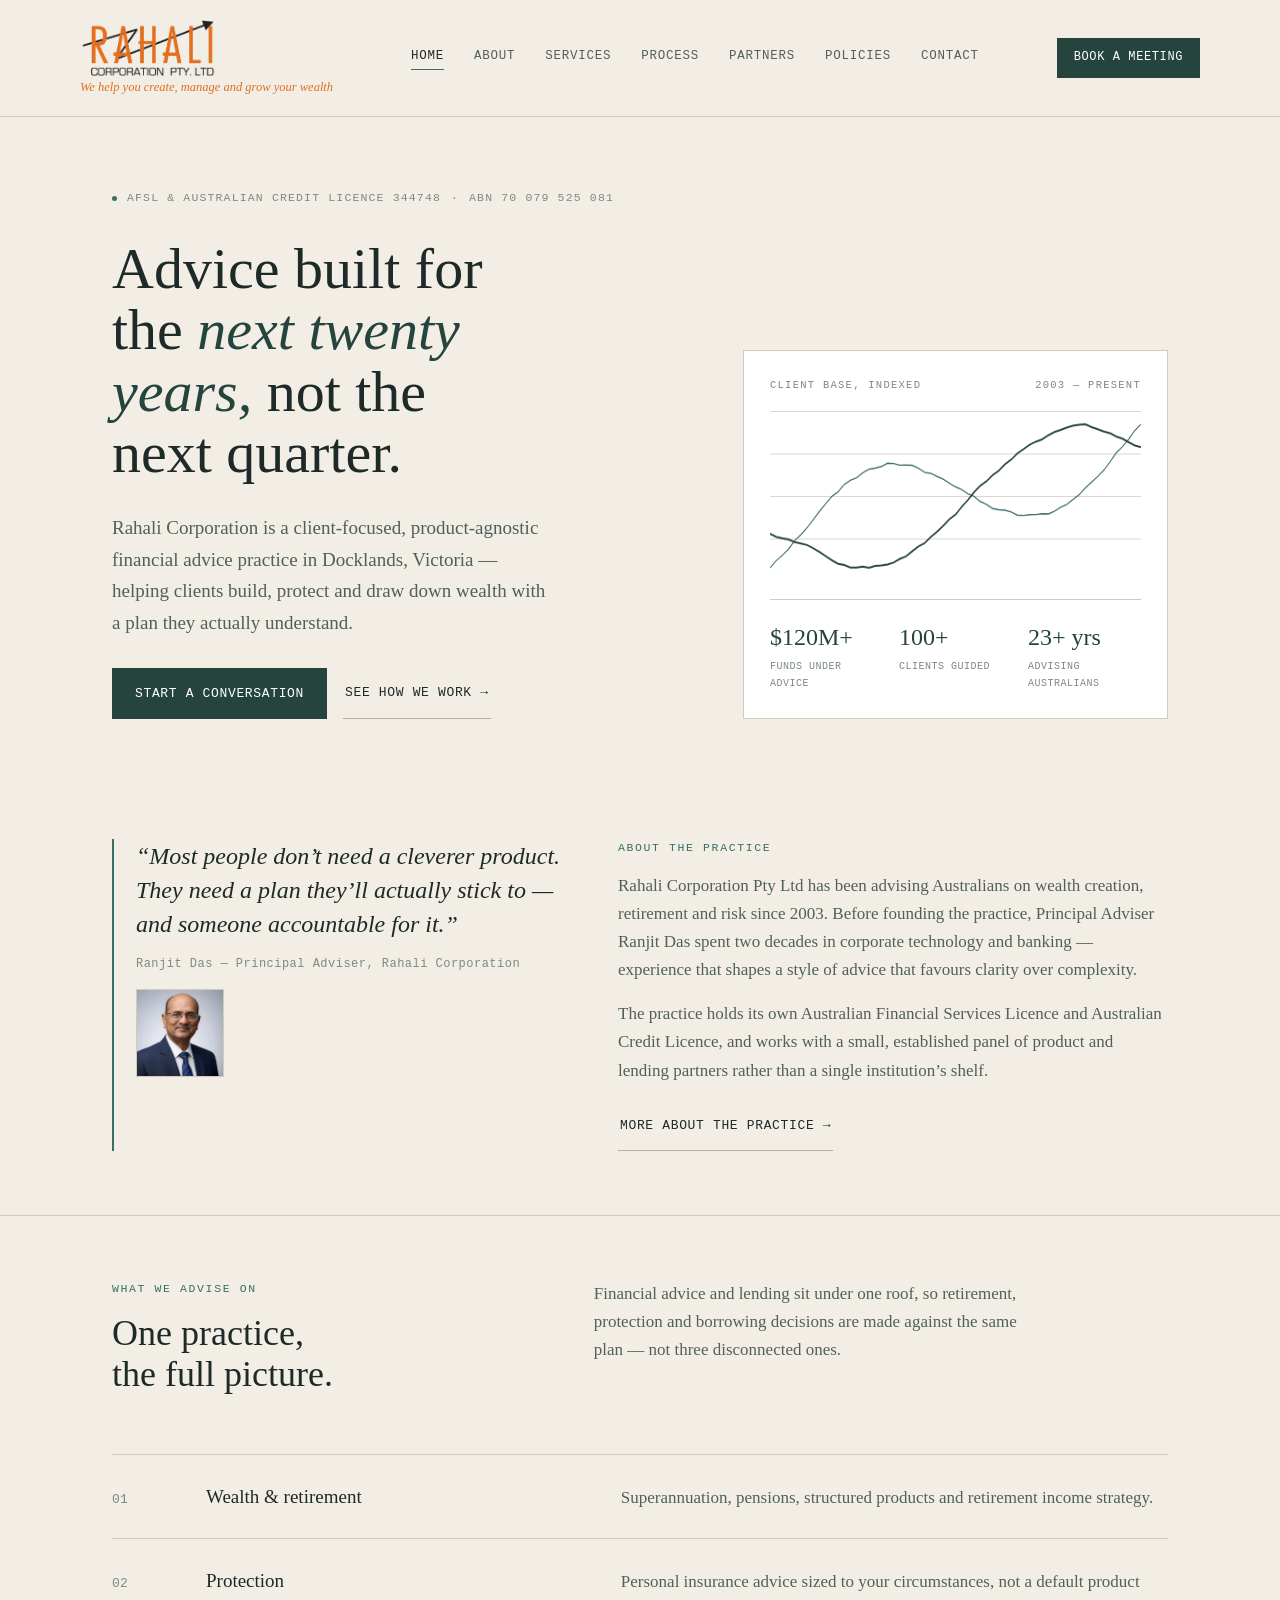
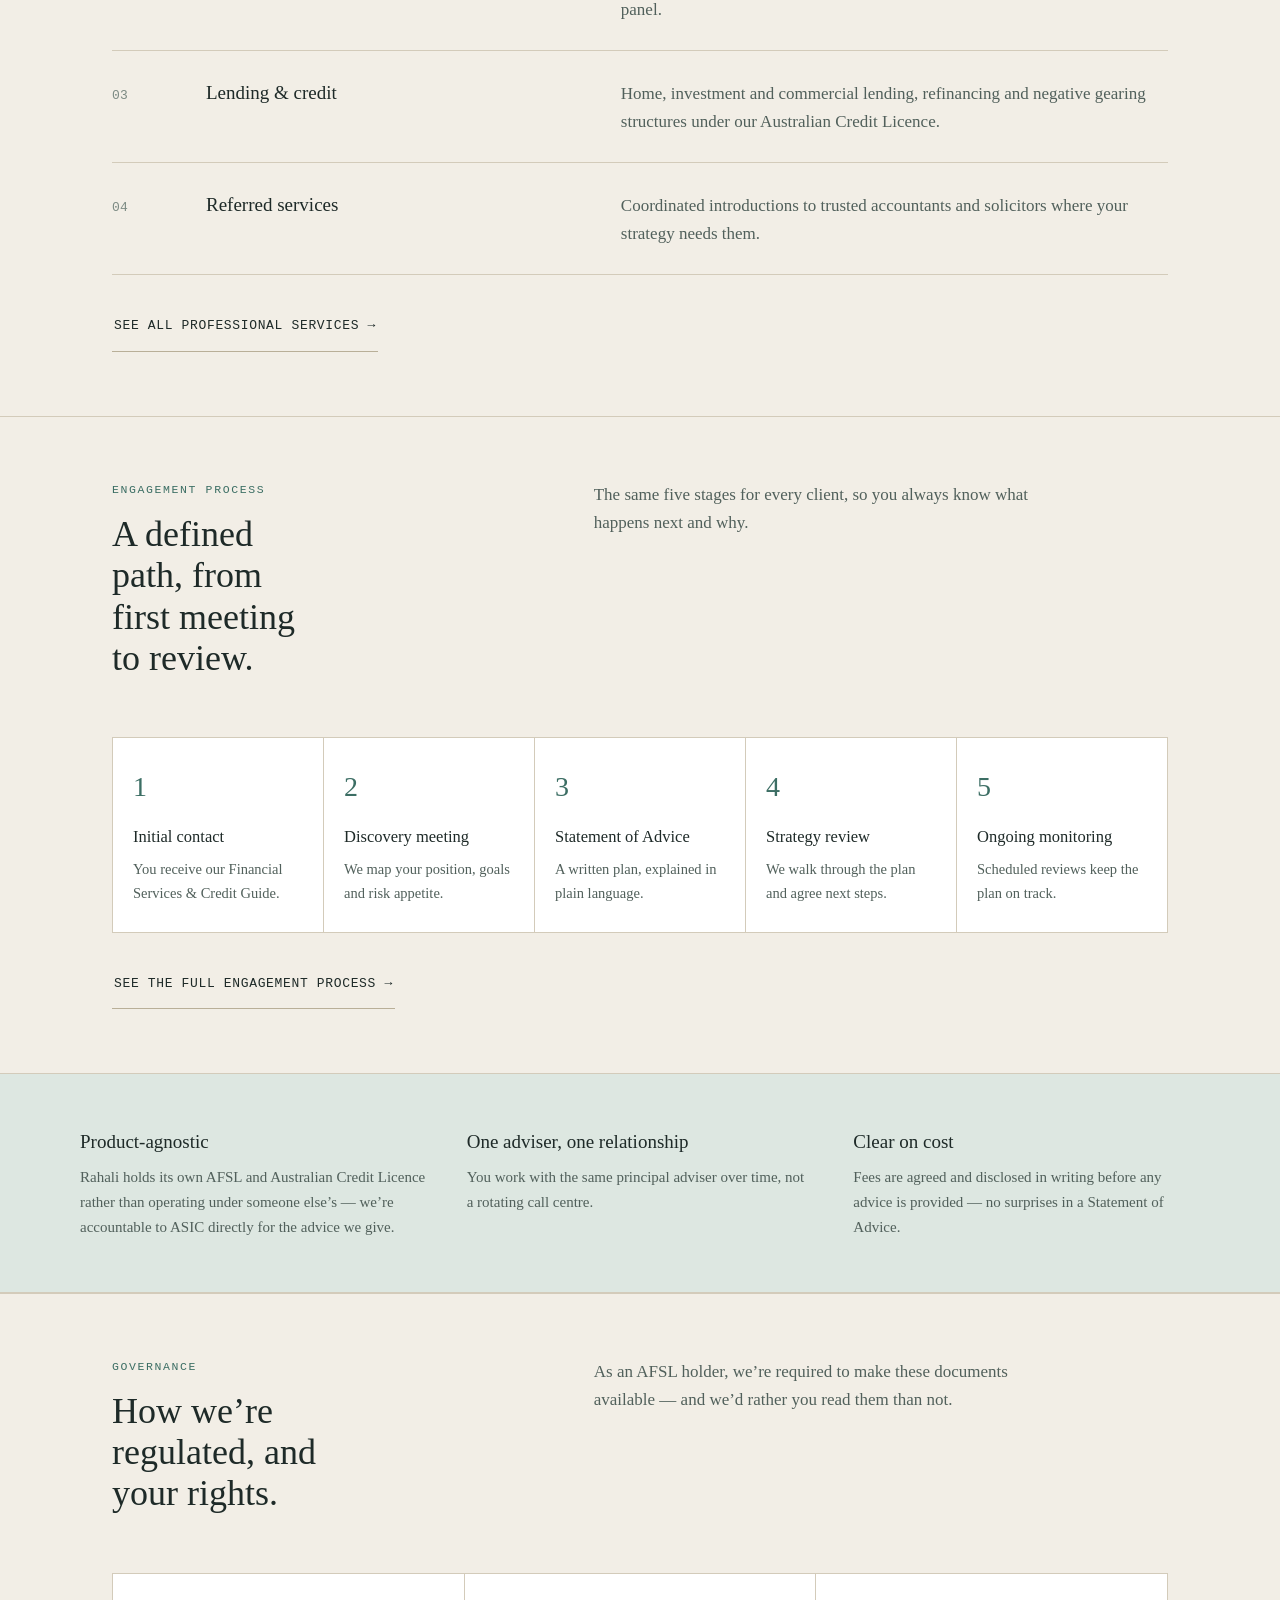
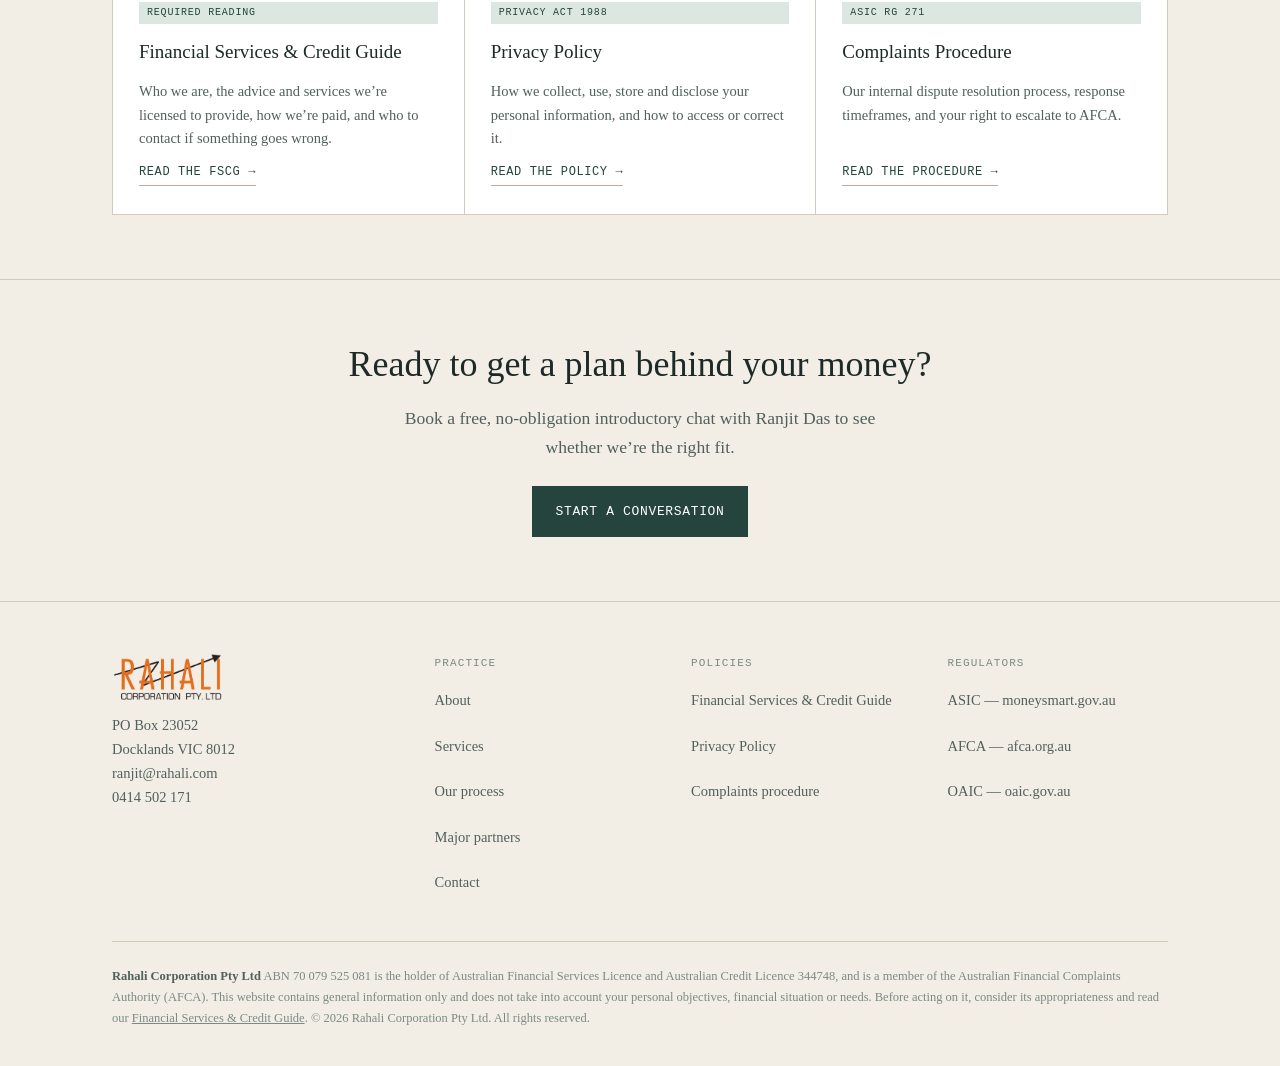
<file: index.html>
<!DOCTYPE html>
<html lang="en-AU">
<head>
<meta charset="UTF-8">
<meta name="viewport" content="width=device-width, initial-scale=1.0">
<meta http-equiv="Content-Security-Policy" content="default-src 'self'; script-src 'self' https://static.cloudflareinsights.com; style-src 'self' 'unsafe-inline' https://fonts.googleapis.com; font-src 'self' https://fonts.gstatic.com; img-src 'self' data:; connect-src 'self' https://cloudflareinsights.com; base-uri 'self'; form-action 'self';">
<title>Rahali Corporation | Financial Planning & Mortgage Advice, Melbourne</title>
<meta name="description" content="Rahali Corporation Pty Ltd helps individuals and families create, grow and protect their wealth through personal financial advice, retirement planning and mortgage broking. AFSL & Australian Credit Licence 344748.">
<link rel="canonical" href="https://rahali.com/">

<meta property="og:type" content="website">
<meta property="og:site_name" content="Rahali Corporation">
<meta property="og:locale" content="en_AU">
<meta property="og:title" content="Rahali Corporation | Financial Planning & Mortgage Advice, Melbourne">
<meta property="og:description" content="Rahali Corporation Pty Ltd helps individuals and families create, grow and protect their wealth through personal financial advice, retirement planning and mortgage broking. AFSL & Australian Credit Licence 344748.">
<meta property="og:url" content="https://rahali.com/">
<meta property="og:image" content="https://rahali.com/assets/img/social-share.jpg">

<meta name="twitter:card" content="summary_large_image">
<meta name="twitter:title" content="Rahali Corporation | Financial Planning & Mortgage Advice, Melbourne">
<meta name="twitter:description" content="Rahali Corporation Pty Ltd helps individuals and families create, grow and protect their wealth through personal financial advice, retirement planning and mortgage broking. AFSL & Australian Credit Licence 344748.">
<meta name="twitter:image" content="https://rahali.com/assets/img/social-share.jpg">

<link rel="icon" href="assets/img/favicon.png" type="image/png">
<link rel="preconnect" href="https://fonts.googleapis.com">
<link rel="preconnect" href="https://fonts.gstatic.com" crossorigin>
<link rel="stylesheet" href="https://fonts.googleapis.com/css2?family=Fraunces:opsz,wght@9..144,400;9..144,500;9..144,600&family=Source+Serif+4:ital,wght@0,400;0,500;0,600;1,400&family=IBM+Plex+Mono:wght@400;500&display=swap">
<link rel="stylesheet" href="assets/css/style.css">
<script type="application/ld+json">
{
  "@context": "https://schema.org",
  "@type": "FinancialService",
  "name": "Rahali Corporation Pty Ltd",
  "url": "https://rahali.com/",
  "logo": "https://rahali.com/assets/img/logo.png",
  "image": "https://rahali.com/assets/img/social-share.jpg",
  "description": "Rahali Corporation Pty Ltd helps individuals and families create, grow and protect their wealth through personal financial advice, retirement planning and mortgage broking. AFSL & Australian Credit Licence 344748.",
  "telephone": "+61414502171",
  "email": "ranjit@rahali.com",
  "address": {
    "@type": "PostalAddress",
    "postOfficeBoxNumber": "23052",
    "addressLocality": "Docklands",
    "addressRegion": "VIC",
    "postalCode": "8012",
    "addressCountry": "AU"
  },
  "areaServed": "AU",
  "priceRange": "$$",
  "founder": {
    "@type": "Person",
    "name": "Ranjit Das",
    "jobTitle": "Principal Adviser",
    "sameAs": "https://www.linkedin.com/in/ranjit-das-aus/"
  }
}
</script>
</head>
<body>
<a class="skip-link" href="#main">Skip to content</a>
<div class="topbar">
  <div class="wrap topbar-inner">
    <a class="logo" href="index.html">
      <img src="assets/img/logo.png" alt="Rahali Corporation Pty Ltd" class="logo-img">
      <span class="logo-tagline">We help you create, manage and grow your wealth</span>
    </a>
    <nav class="site-nav" aria-label="Primary">
      <a href="index.html">Home</a>
      <a href="about.html">About</a>
      <a href="services.html">Services</a>
      <a href="process.html">Process</a>
      <a href="partners.html">Partners</a>
      <a href="policies.html">Policies</a>
      <a href="contact.html">Contact</a>
    </nav>
    <div class="topbar-cta">
      <a class="btn-primary btn-sm" href="contact.html">Book a meeting</a>
      <button class="nav-toggle" aria-label="Toggle menu" aria-expanded="false">
        <span></span><span></span><span></span>
      </button>
    </div>
  </div>
</div>

<main id="main">

<header class="hero">
  <div class="wrap">
    <div class="credential-line">
      <span class="dot"></span>
      <span>AFSL &amp; Australian Credit Licence 344748</span>
      <span>&middot;</span>
      <span>ABN 70 079 525 081</span>
    </div>
    <div class="hero-grid">
      <div>
        <h1>Advice built for the <em>next twenty years,</em> not the next quarter.</h1>
        <p class="hero-sub">Rahali Corporation is a client-focused, product-agnostic financial advice practice in Docklands, Victoria &mdash; helping clients build, protect and draw down wealth with a plan they actually understand.</p>
        <div class="hero-actions">
          <a class="btn-primary" href="contact.html">Start a conversation</a>
          <a class="btn-ghost" href="process.html">See how we work &rarr;</a>
        </div>
      </div>
      <div class="hero-figure">
        <div class="fig-label"><span>Client base, indexed</span><span>2003 &mdash; present</span></div>
        <canvas id="horizon" width="600" height="180"></canvas>
        <div class="fig-stats">
          <div><span class="stat-n">$120M+</span><span class="stat-l">Funds under advice</span></div>
          <div><span class="stat-n">100+</span><span class="stat-l">Clients guided</span></div>
          <div><span class="stat-n">23+ yrs</span><span class="stat-l">Advising Australians</span></div>
        </div>
      </div>
    </div>
  </div>
</header>

<section class="section">
  <div class="wrap about-grid">
    <blockquote>
      &ldquo;Most people don&rsquo;t need a cleverer product. They need a plan they&rsquo;ll actually stick to &mdash; and someone accountable for it.&rdquo;
      <cite>Ranjit Das &mdash; Principal Adviser, Rahali Corporation</cite>
      <img src="assets/img/ranjit-das.jpg" alt="Ranjit Das, Principal Adviser at Rahali Corporation" class="byline-photo">
    </blockquote>
    <div class="about-copy">
      <span class="eyebrow">About the practice</span>
      <p>Rahali Corporation Pty Ltd has been advising Australians on wealth creation, retirement and risk since 2003. Before founding the practice, Principal Adviser Ranjit Das spent two decades in corporate technology and banking &mdash; experience that shapes a style of advice that favours clarity over complexity.</p>
      <p>The practice holds its own Australian Financial Services Licence and Australian Credit Licence, and works with a small, established panel of product and lending partners rather than a single institution&rsquo;s shelf.</p>
      <p class="mb-0"><a class="btn-ghost" href="about.html">More about the practice &rarr;</a></p>
    </div>
  </div>
</section>

<section class="section">
  <div class="wrap">
    <div class="section-head">
      <div><span class="eyebrow">What we advise on</span><h2>One practice, the full picture.</h2></div>
      <p>Financial advice and lending sit under one roof, so retirement, protection and borrowing decisions are made against the same plan &mdash; not three disconnected ones.</p>
    </div>
    <div class="services-list">
      <div class="service-row"><span class="num mono">01</span><h3>Wealth &amp; retirement</h3><p>Superannuation, pensions, structured products and retirement income strategy.</p></div>
      <div class="service-row"><span class="num mono">02</span><h3>Protection</h3><p>Personal insurance advice sized to your circumstances, not a default product panel.</p></div>
      <div class="service-row"><span class="num mono">03</span><h3>Lending &amp; credit</h3><p>Home, investment and commercial lending, refinancing and negative gearing structures under our Australian Credit Licence.</p></div>
      <div class="service-row"><span class="num mono">04</span><h3>Referred services</h3><p>Coordinated introductions to trusted accountants and solicitors where your strategy needs them.</p></div>
    </div>
    <p style="margin-top:26px;" class="mb-0"><a class="btn-ghost" href="services.html">See all professional services &rarr;</a></p>
  </div>
</section>

<section class="section">
  <div class="wrap">
    <div class="section-head">
      <div><span class="eyebrow">Engagement process</span><h2>A defined path, from first meeting to review.</h2></div>
      <p>The same five stages for every client, so you always know what happens next and why.</p>
    </div>
    <div class="process-list">
      <div class="process-item"><span class="num">1</span><h3>Initial contact</h3><p>You receive our Financial Services &amp; Credit Guide.</p></div>
      <div class="process-item"><span class="num">2</span><h3>Discovery meeting</h3><p>We map your position, goals and risk appetite.</p></div>
      <div class="process-item"><span class="num">3</span><h3>Statement of Advice</h3><p>A written plan, explained in plain language.</p></div>
      <div class="process-item"><span class="num">4</span><h3>Strategy review</h3><p>We walk through the plan and agree next steps.</p></div>
      <div class="process-item"><span class="num">5</span><h3>Ongoing monitoring</h3><p>Scheduled reviews keep the plan on track.</p></div>
    </div>
    <p style="margin-top:26px;" class="mb-0"><a class="btn-ghost" href="process.html">See the full engagement process &rarr;</a></p>
  </div>
</section>

<div class="trust-strip">
  <div class="wrap trust-grid">
    <div><h3>Product-agnostic</h3><p>Rahali holds its own AFSL and Australian Credit Licence rather than operating under someone else&rsquo;s &mdash; we&rsquo;re accountable to ASIC directly for the advice we give.</p></div>
    <div><h3>One adviser, one relationship</h3><p>You work with the same principal adviser over time, not a rotating call centre.</p></div>
    <div><h3>Clear on cost</h3><p>Fees are agreed and disclosed in writing before any advice is provided &mdash; no surprises in a Statement of Advice.</p></div>
  </div>
</div>

<section class="section">
  <div class="wrap">
    <div class="section-head">
      <div><span class="eyebrow">Governance</span><h2>How we&rsquo;re regulated, and your rights.</h2></div>
      <p>As an AFSL holder, we&rsquo;re required to make these documents available &mdash; and we&rsquo;d rather you read them than not.</p>
    </div>
    <div class="policy-grid">
      <div class="policy-card">
        <span class="tag">Required reading</span>
        <h3>Financial Services &amp; Credit Guide</h3>
        <p>Who we are, the advice and services we&rsquo;re licensed to provide, how we&rsquo;re paid, and who to contact if something goes wrong.</p>
        <a href="fscg.html">Read the FSCG &rarr;</a>
      </div>
      <div class="policy-card">
        <span class="tag">Privacy Act 1988</span>
        <h3>Privacy Policy</h3>
        <p>How we collect, use, store and disclose your personal information, and how to access or correct it.</p>
        <a href="privacy.html">Read the policy &rarr;</a>
      </div>
      <div class="policy-card">
        <span class="tag">ASIC RG 271</span>
        <h3>Complaints Procedure</h3>
        <p>Our internal dispute resolution process, response timeframes, and your right to escalate to AFCA.</p>
        <a href="complaints.html">Read the procedure &rarr;</a>
      </div>
    </div>
  </div>
</section>

<section class="section text-center">
  <div class="wrap">
    <h2>Ready to get a plan behind your money?</h2>
    <p class="lead" style="margin:0 auto 24px;">Book a free, no-obligation introductory chat with Ranjit Das to see whether we&rsquo;re the right fit.</p>
    <a class="btn-primary" href="contact.html">Start a conversation</a>
  </div>
</section>

</main>
<footer class="site-footer">
  <div class="wrap">
    <div class="footer-grid">
      <div>
        <img src="assets/img/logo.png" alt="Rahali Corporation Pty Ltd" class="logo-img logo-img--footer">
        <p style="color:var(--ink-soft);font-size:14.5px;margin-top:14px;max-width:32ch;">PO Box 23052<br>Docklands VIC 8012<br><a href="mailto:ranjit@rahali.com">ranjit@rahali.com</a><br><a href="tel:+61414502171">0414 502 171</a></p>
      </div>
      <div>
        <h4>Practice</h4>
        <ul>
          <li><a href="about.html">About</a></li>
          <li><a href="services.html">Services</a></li>
          <li><a href="process.html">Our process</a></li>
          <li><a href="partners.html">Major partners</a></li>
          <li><a href="contact.html">Contact</a></li>
        </ul>
      </div>
      <div>
        <h4>Policies</h4>
        <ul>
          <li><a href="fscg.html">Financial Services &amp; Credit Guide</a></li>
          <li><a href="privacy.html">Privacy Policy</a></li>
          <li><a href="complaints.html">Complaints procedure</a></li>
        </ul>
      </div>
      <div>
        <h4>Regulators</h4>
        <ul>
          <li><a href="https://moneysmart.gov.au" target="_blank" rel="noopener">ASIC — moneysmart.gov.au</a></li>
          <li><a href="https://www.afca.org.au" target="_blank" rel="noopener">AFCA — afca.org.au</a></li>
          <li><a href="https://www.oaic.gov.au" target="_blank" rel="noopener">OAIC — oaic.gov.au</a></li>
        </ul>
      </div>
    </div>
    <div class="footer-legal">
      <strong>Rahali Corporation Pty Ltd</strong> ABN 70 079 525 081 is the holder of Australian Financial Services Licence and Australian Credit Licence 344748, and is a member of the Australian Financial Complaints Authority (AFCA). This website contains general information only and does not take into account your personal objectives, financial situation or needs. Before acting on it, consider its appropriateness and read our <a href="fscg.html">Financial Services &amp; Credit Guide</a>. &copy; <span data-year>2026</span> Rahali Corporation Pty Ltd. All rights reserved.
    </div>
  </div>
</footer>

<script src="assets/js/main.js"></script>
<script src="assets/js/hero-chart.js"></script>
<script type='module' src='https://static.cloudflareinsights.com/beacon.min.js' data-cf-beacon='{"token": "2263f9cdb6f141d8b6240661b75b7e3c"}'></script>
</body>
</html>
</file>
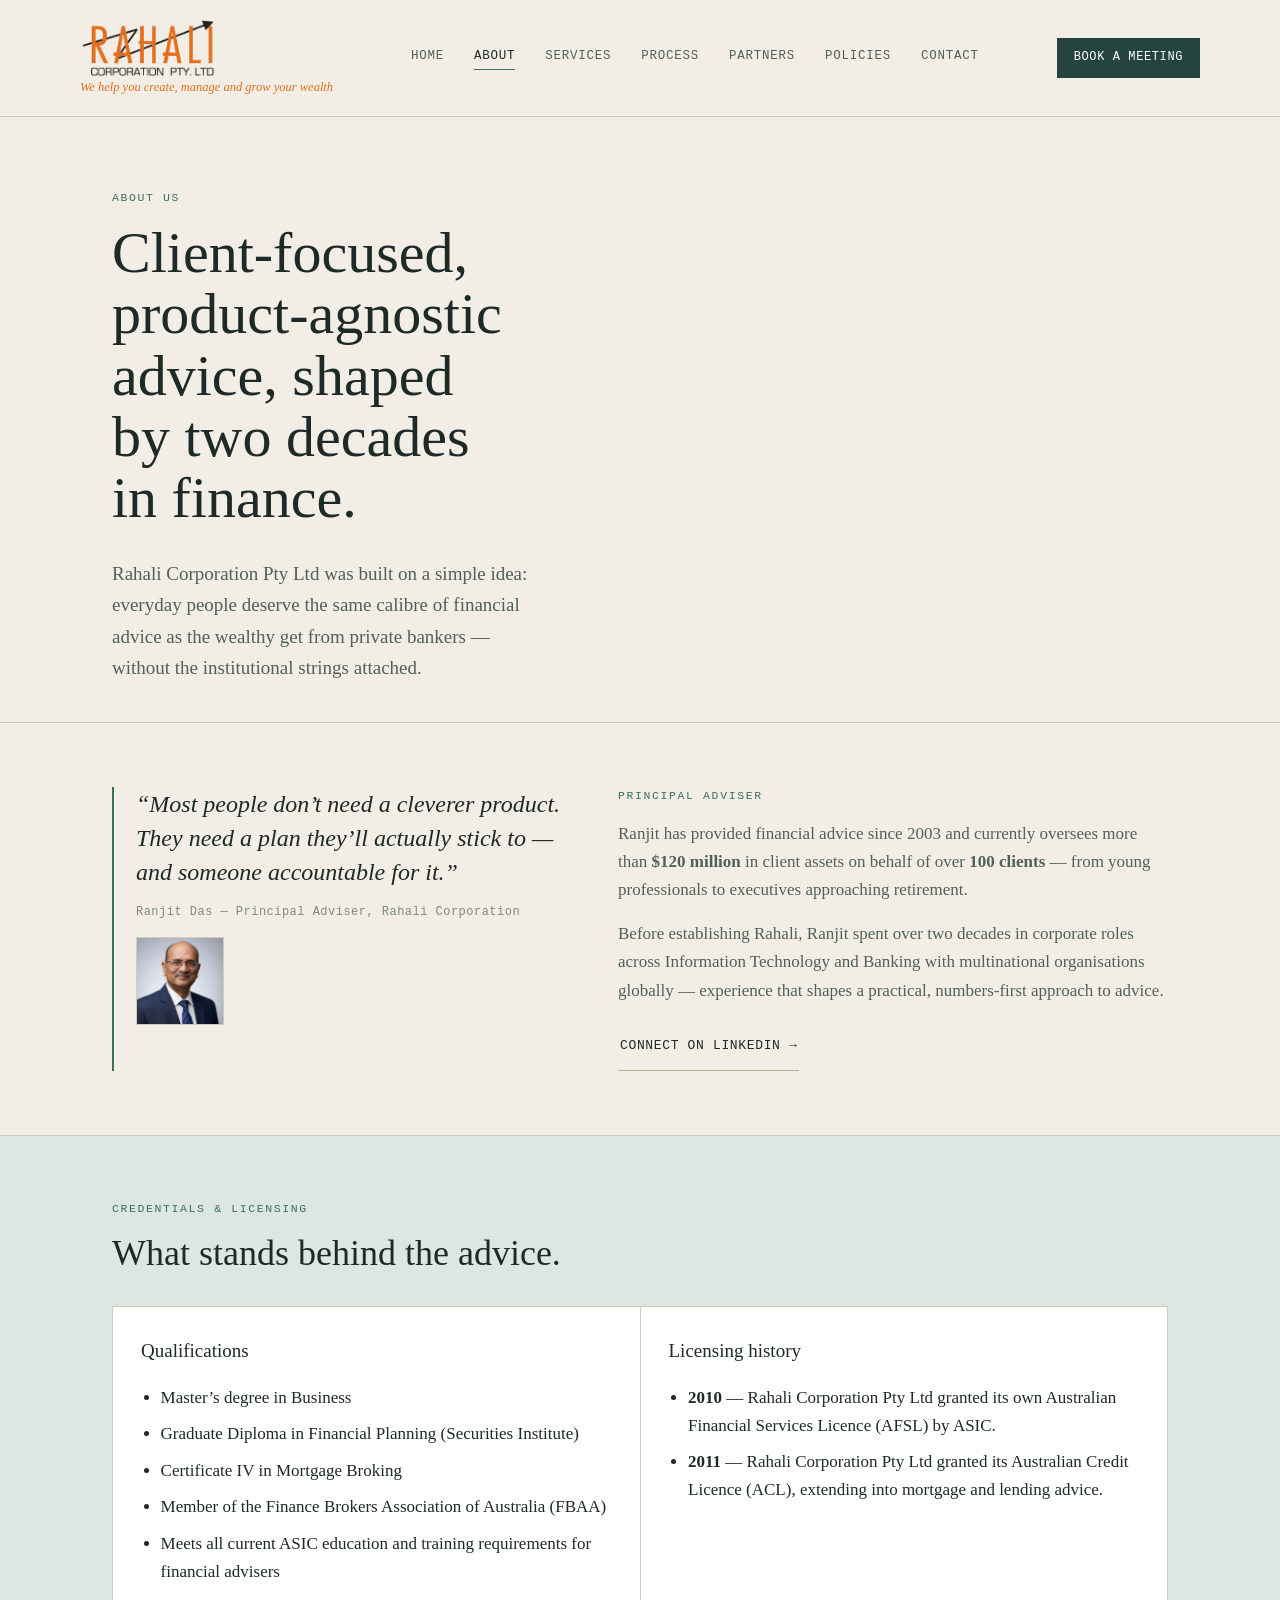
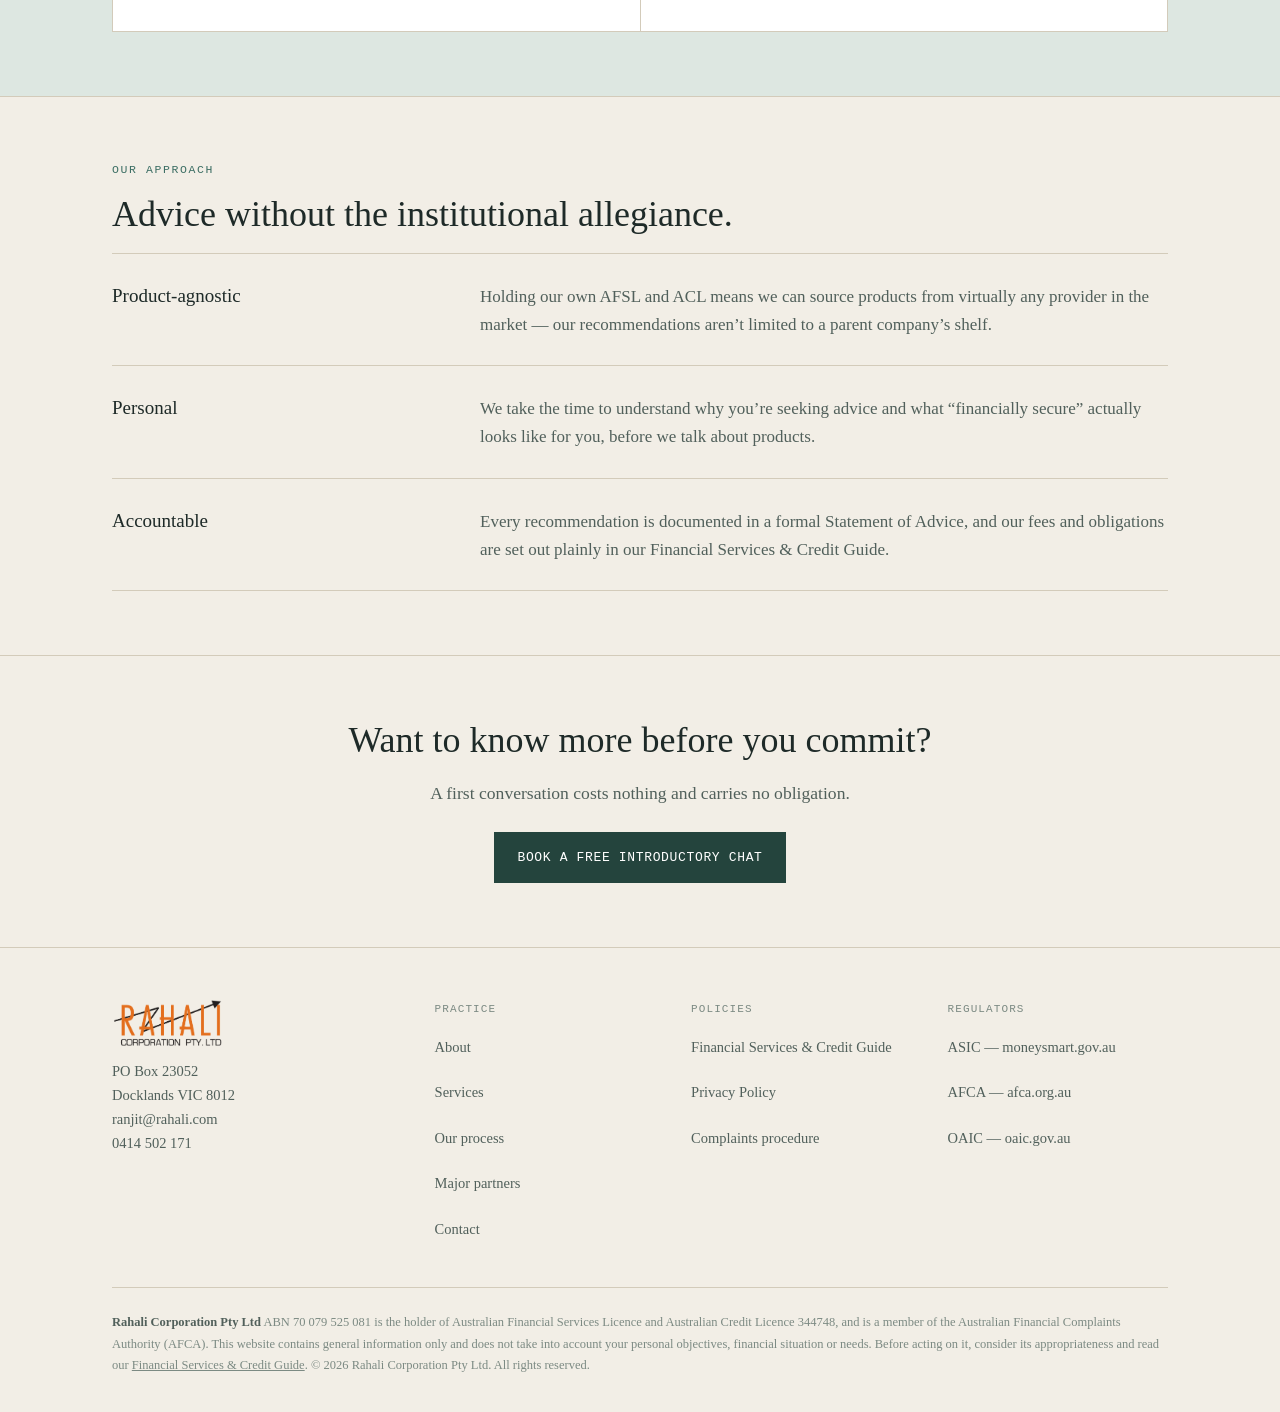
<file: about.html>
<!DOCTYPE html>
<html lang="en-AU">
<head>
<meta charset="UTF-8">
<meta name="viewport" content="width=device-width, initial-scale=1.0">
<meta http-equiv="Content-Security-Policy" content="default-src 'self'; script-src 'self' https://static.cloudflareinsights.com; style-src 'self' 'unsafe-inline' https://fonts.googleapis.com; font-src 'self' https://fonts.gstatic.com; img-src 'self' data:; connect-src 'self' https://cloudflareinsights.com; base-uri 'self'; form-action 'self';">
<title>About Us | Rahali Corporation</title>
<meta name="description" content="Meet Ranjit Das, Principal Adviser of Rahali Corporation Pty Ltd &mdash; over 23 years of financial planning and mortgage broking experience.">
<link rel="canonical" href="https://rahali.com/about.html">

<meta property="og:type" content="website">
<meta property="og:site_name" content="Rahali Corporation">
<meta property="og:locale" content="en_AU">
<meta property="og:title" content="About Us | Rahali Corporation">
<meta property="og:description" content="Meet Ranjit Das, Principal Adviser of Rahali Corporation Pty Ltd &mdash; over 23 years of financial planning and mortgage broking experience.">
<meta property="og:url" content="https://rahali.com/about.html">
<meta property="og:image" content="https://rahali.com/assets/img/social-share.jpg">

<meta name="twitter:card" content="summary_large_image">
<meta name="twitter:title" content="About Us | Rahali Corporation">
<meta name="twitter:description" content="Meet Ranjit Das, Principal Adviser of Rahali Corporation Pty Ltd &mdash; over 23 years of financial planning and mortgage broking experience.">
<meta name="twitter:image" content="https://rahali.com/assets/img/social-share.jpg">

<link rel="icon" href="assets/img/favicon.png" type="image/png">
<link rel="preconnect" href="https://fonts.googleapis.com">
<link rel="preconnect" href="https://fonts.gstatic.com" crossorigin>
<link rel="stylesheet" href="https://fonts.googleapis.com/css2?family=Fraunces:opsz,wght@9..144,400;9..144,500;9..144,600&family=Source+Serif+4:ital,wght@0,400;0,500;0,600;1,400&family=IBM+Plex+Mono:wght@400;500&display=swap">
<link rel="stylesheet" href="assets/css/style.css">
</head>
<body>
<a class="skip-link" href="#main">Skip to content</a>
<div class="topbar">
  <div class="wrap topbar-inner">
    <a class="logo" href="index.html">
      <img src="assets/img/logo.png" alt="Rahali Corporation Pty Ltd" class="logo-img">
      <span class="logo-tagline">We help you create, manage and grow your wealth</span>
    </a>
    <nav class="site-nav" aria-label="Primary">
      <a href="index.html">Home</a>
      <a href="about.html">About</a>
      <a href="services.html">Services</a>
      <a href="process.html">Process</a>
      <a href="partners.html">Partners</a>
      <a href="policies.html">Policies</a>
      <a href="contact.html">Contact</a>
    </nav>
    <div class="topbar-cta">
      <a class="btn-primary btn-sm" href="contact.html">Book a meeting</a>
      <button class="nav-toggle" aria-label="Toggle menu" aria-expanded="false">
        <span></span><span></span><span></span>
      </button>
    </div>
  </div>
</div>

<main id="main">

<section class="hero" style="padding-bottom:20px;">
  <div class="wrap">
    <span class="eyebrow">About Us</span>
    <h1>Client-focused, product-agnostic advice, shaped by two decades in finance.</h1>
    <p class="hero-sub">Rahali Corporation Pty Ltd was built on a simple idea: everyday people deserve the same calibre of financial advice as the wealthy get from private bankers &mdash; without the institutional strings attached.</p>
  </div>
</section>

<section class="section">
  <div class="wrap about-grid">
    <blockquote>
      &ldquo;Most people don&rsquo;t need a cleverer product. They need a plan they&rsquo;ll actually stick to &mdash; and someone accountable for it.&rdquo;
      <cite>Ranjit Das &mdash; Principal Adviser, Rahali Corporation</cite>
      <img src="assets/img/ranjit-das.jpg" alt="Ranjit Das, Principal Adviser at Rahali Corporation" class="byline-photo">
    </blockquote>
    <div class="about-copy">
      <span class="eyebrow">Principal Adviser</span>
      <p>Ranjit has provided financial advice since 2003 and currently oversees more than <strong>$120 million</strong> in client assets on behalf of over <strong>100 clients</strong> &mdash; from young professionals to executives approaching retirement.</p>
      <p>Before establishing Rahali, Ranjit spent over two decades in corporate roles across Information Technology and Banking with multinational organisations globally &mdash; experience that shapes a practical, numbers-first approach to advice.</p>
      <p class="mb-0"><a class="btn-ghost" href="https://www.linkedin.com/in/ranjit-das-aus/" target="_blank" rel="noopener">Connect on LinkedIn &rarr;</a></p>
    </div>
  </div>
</section>

<section class="section section--tint">
  <div class="wrap">
    <span class="eyebrow">Credentials &amp; licensing</span>
    <h2>What stands behind the advice.</h2>
    <div class="panel-grid panel-grid-2" style="margin-top:32px;">
      <div class="panel">
        <h3>Qualifications</h3>
        <ul>
          <li>Master&rsquo;s degree in Business</li>
          <li>Graduate Diploma in Financial Planning (Securities Institute)</li>
          <li>Certificate IV in Mortgage Broking</li>
          <li>Member of the Finance Brokers Association of Australia (FBAA)</li>
          <li>Meets all current ASIC education and training requirements for financial advisers</li>
        </ul>
      </div>
      <div class="panel">
        <h3>Licensing history</h3>
        <ul>
          <li><strong>2010</strong> &mdash; Rahali Corporation Pty Ltd granted its own Australian Financial Services Licence (AFSL) by ASIC.</li>
          <li><strong>2011</strong> &mdash; Rahali Corporation Pty Ltd granted its Australian Credit Licence (ACL), extending into mortgage and lending advice.</li>
        </ul>
      </div>
    </div>
  </div>
</section>

<section class="section">
  <div class="wrap">
    <span class="eyebrow">Our approach</span>
    <h2>Advice without the institutional allegiance.</h2>
    <div class="services-list" style="margin-top:8px;">
      <div class="service-row" style="grid-template-columns:1fr 2fr;">
        <h3>Product-agnostic</h3>
        <p>Holding our own AFSL and ACL means we can source products from virtually any provider in the market &mdash; our recommendations aren&rsquo;t limited to a parent company&rsquo;s shelf.</p>
      </div>
      <div class="service-row" style="grid-template-columns:1fr 2fr;">
        <h3>Personal</h3>
        <p>We take the time to understand why you&rsquo;re seeking advice and what &ldquo;financially secure&rdquo; actually looks like for you, before we talk about products.</p>
      </div>
      <div class="service-row" style="grid-template-columns:1fr 2fr;">
        <h3>Accountable</h3>
        <p>Every recommendation is documented in a formal Statement of Advice, and our fees and obligations are set out plainly in our Financial Services &amp; Credit Guide.</p>
      </div>
    </div>
  </div>
</section>

<section class="section text-center">
  <div class="wrap">
    <h2>Want to know more before you commit?</h2>
    <p class="lead" style="margin:0 auto 24px;">A first conversation costs nothing and carries no obligation.</p>
    <a class="btn-primary" href="contact.html">Book a Free Introductory Chat</a>
  </div>
</section>

</main>
<footer class="site-footer">
  <div class="wrap">
    <div class="footer-grid">
      <div>
        <img src="assets/img/logo.png" alt="Rahali Corporation Pty Ltd" class="logo-img logo-img--footer">
        <p style="color:var(--ink-soft);font-size:14.5px;margin-top:14px;max-width:32ch;">PO Box 23052<br>Docklands VIC 8012<br><a href="mailto:ranjit@rahali.com">ranjit@rahali.com</a><br><a href="tel:+61414502171">0414 502 171</a></p>
      </div>
      <div>
        <h4>Practice</h4>
        <ul>
          <li><a href="about.html">About</a></li>
          <li><a href="services.html">Services</a></li>
          <li><a href="process.html">Our process</a></li>
          <li><a href="partners.html">Major partners</a></li>
          <li><a href="contact.html">Contact</a></li>
        </ul>
      </div>
      <div>
        <h4>Policies</h4>
        <ul>
          <li><a href="fscg.html">Financial Services &amp; Credit Guide</a></li>
          <li><a href="privacy.html">Privacy Policy</a></li>
          <li><a href="complaints.html">Complaints procedure</a></li>
        </ul>
      </div>
      <div>
        <h4>Regulators</h4>
        <ul>
          <li><a href="https://moneysmart.gov.au" target="_blank" rel="noopener">ASIC — moneysmart.gov.au</a></li>
          <li><a href="https://www.afca.org.au" target="_blank" rel="noopener">AFCA — afca.org.au</a></li>
          <li><a href="https://www.oaic.gov.au" target="_blank" rel="noopener">OAIC — oaic.gov.au</a></li>
        </ul>
      </div>
    </div>
    <div class="footer-legal">
      <strong>Rahali Corporation Pty Ltd</strong> ABN 70 079 525 081 is the holder of Australian Financial Services Licence and Australian Credit Licence 344748, and is a member of the Australian Financial Complaints Authority (AFCA). This website contains general information only and does not take into account your personal objectives, financial situation or needs. Before acting on it, consider its appropriateness and read our <a href="fscg.html">Financial Services &amp; Credit Guide</a>. &copy; <span data-year>2026</span> Rahali Corporation Pty Ltd. All rights reserved.
    </div>
  </div>
</footer>

<script src="assets/js/main.js"></script>
<script type='module' src='https://static.cloudflareinsights.com/beacon.min.js' data-cf-beacon='{"token": "2263f9cdb6f141d8b6240661b75b7e3c"}'></script>
</body>
</html>
</file>
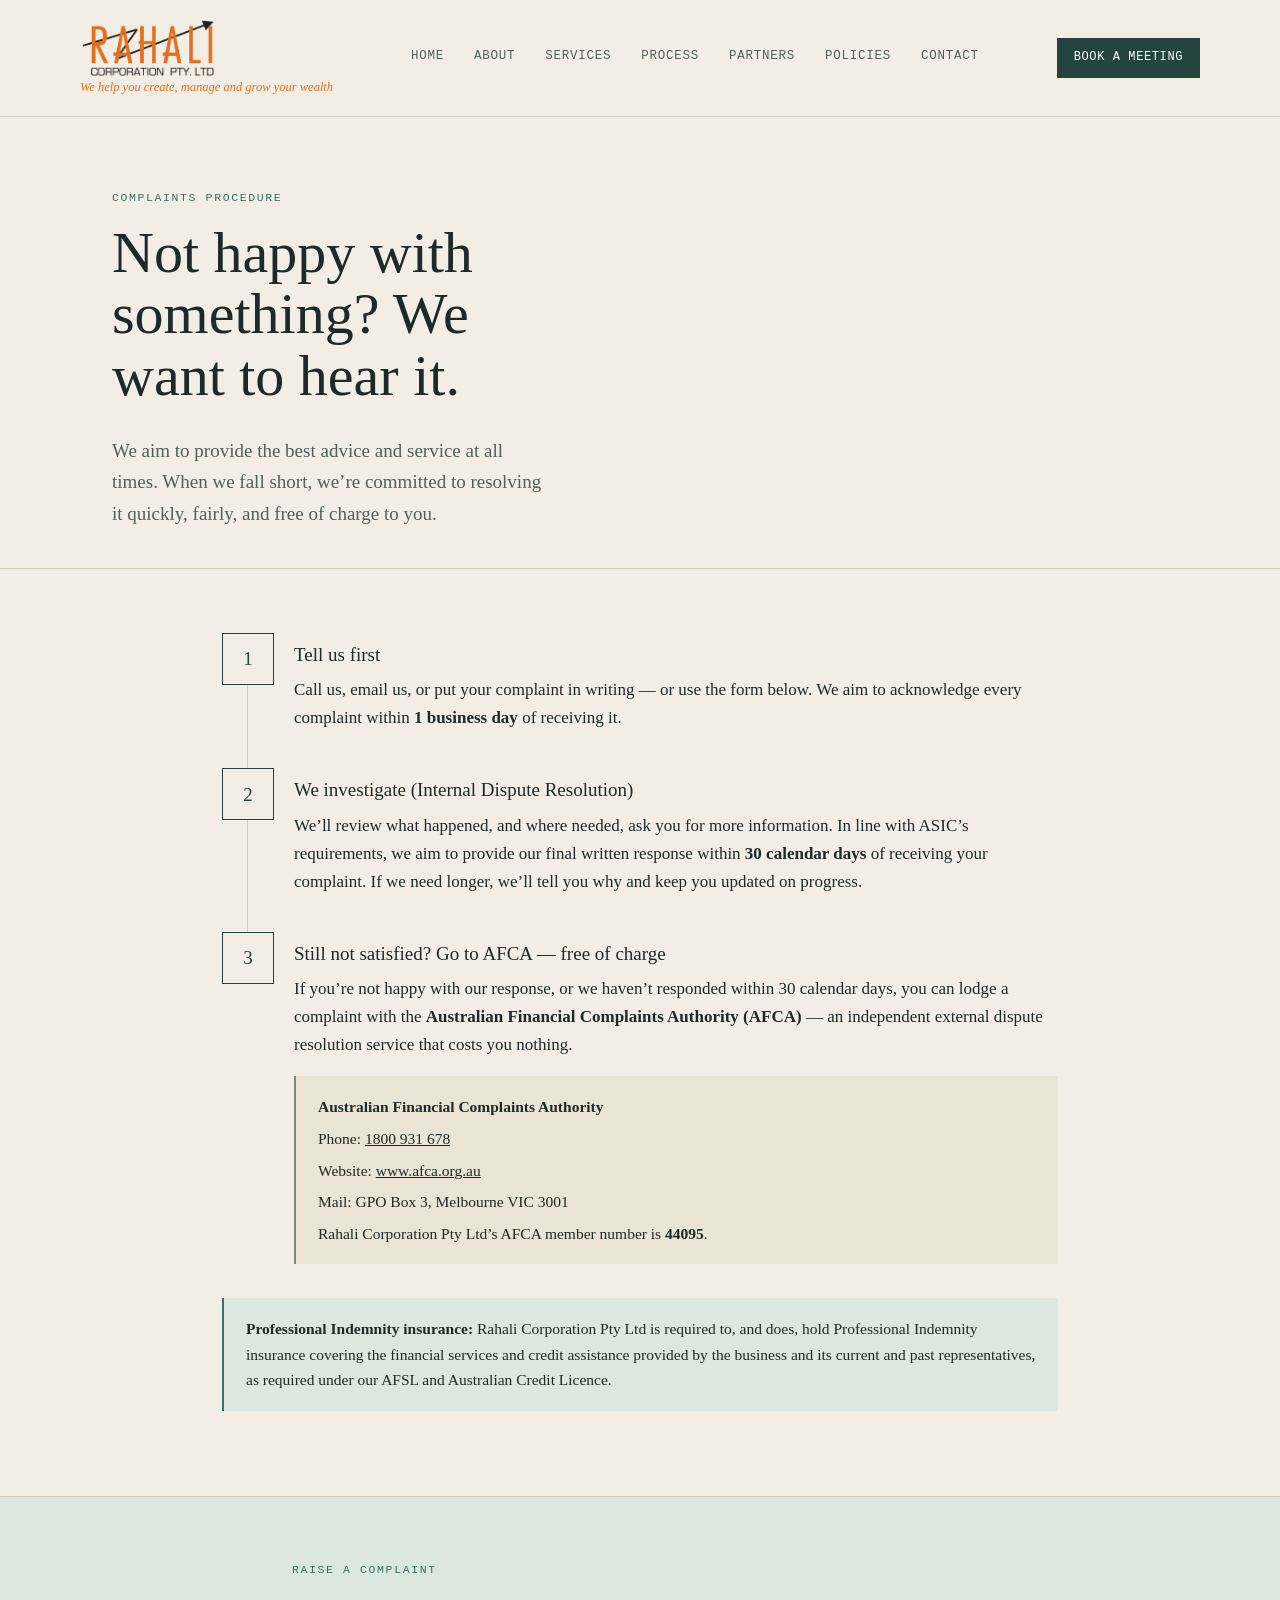
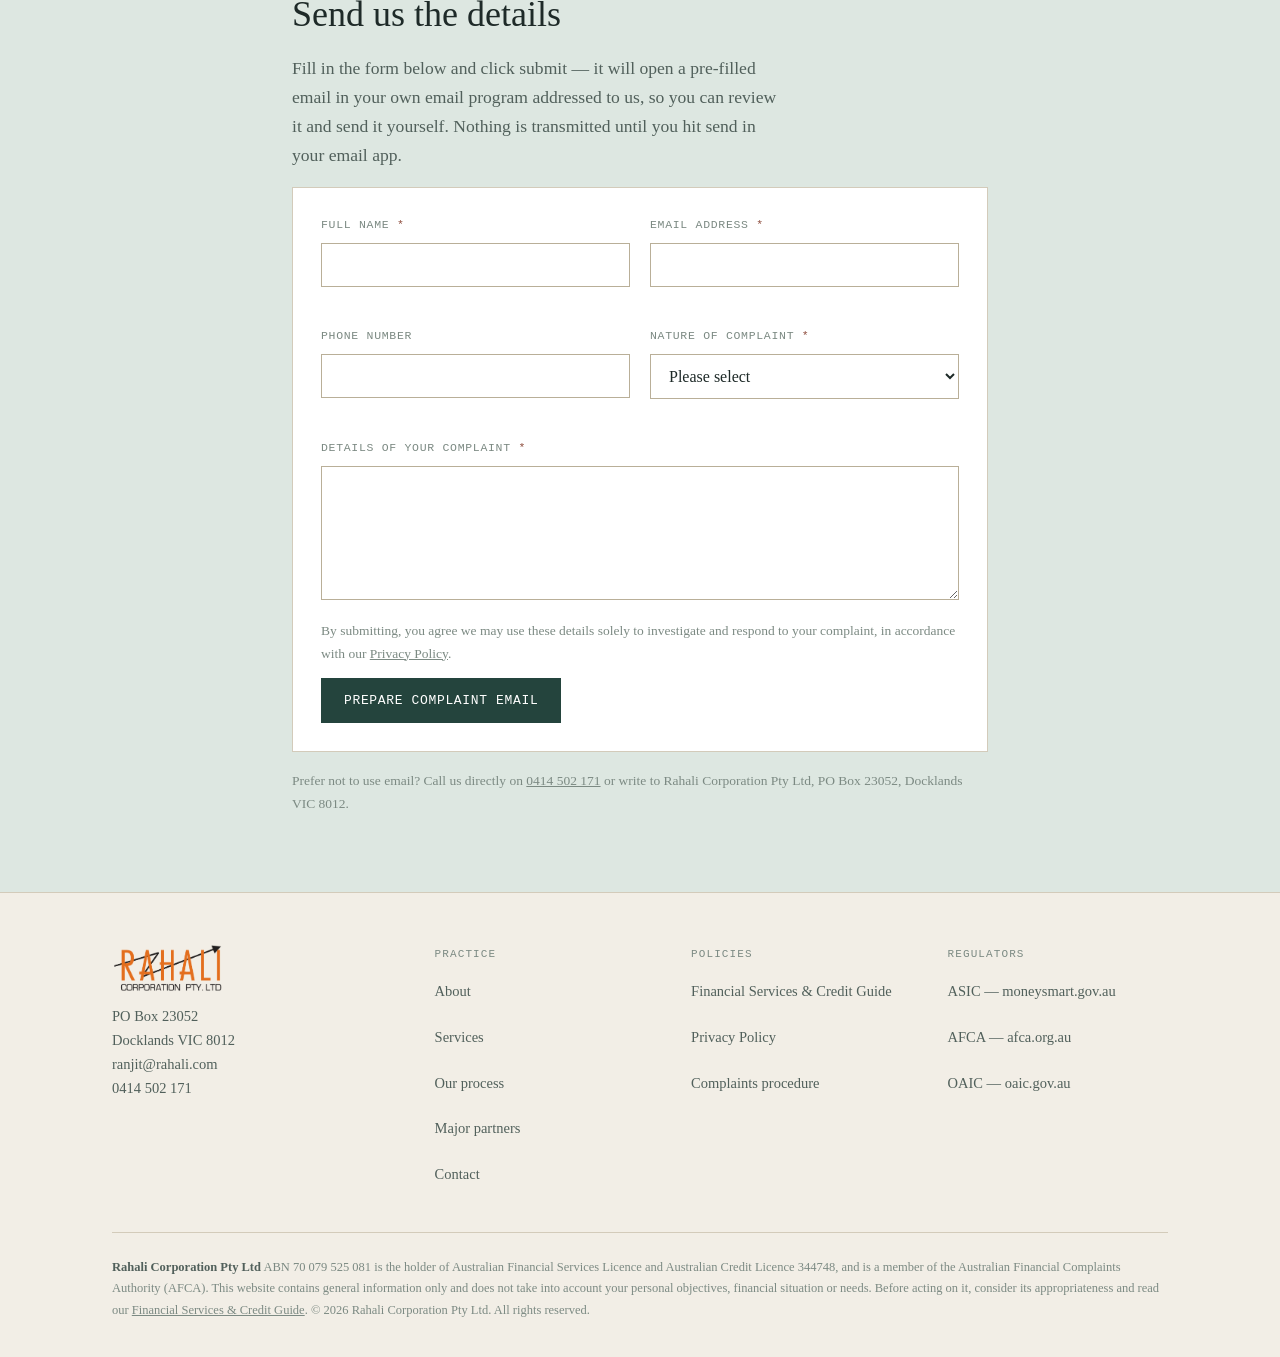
<file: complaints.html>
<!DOCTYPE html>
<html lang="en-AU">
<head>
<meta charset="UTF-8">
<meta name="viewport" content="width=device-width, initial-scale=1.0">
<meta http-equiv="Content-Security-Policy" content="default-src 'self'; script-src 'self' https://static.cloudflareinsights.com; style-src 'self' 'unsafe-inline' https://fonts.googleapis.com; font-src 'self' https://fonts.gstatic.com; img-src 'self' data:; connect-src 'self' https://cloudflareinsights.com; base-uri 'self'; form-action 'self';">
<title>Raise a Complaint | Rahali Corporation</title>
<meta name="description" content="How to raise a complaint with Rahali Corporation Pty Ltd, our internal dispute resolution process, and your free right to escalate to AFCA.">
<link rel="canonical" href="https://rahali.com/complaints.html">

<meta property="og:type" content="website">
<meta property="og:site_name" content="Rahali Corporation">
<meta property="og:locale" content="en_AU">
<meta property="og:title" content="Raise a Complaint | Rahali Corporation">
<meta property="og:description" content="How to raise a complaint with Rahali Corporation Pty Ltd, our internal dispute resolution process, and your free right to escalate to AFCA.">
<meta property="og:url" content="https://rahali.com/complaints.html">
<meta property="og:image" content="https://rahali.com/assets/img/social-share.jpg">

<meta name="twitter:card" content="summary_large_image">
<meta name="twitter:title" content="Raise a Complaint | Rahali Corporation">
<meta name="twitter:description" content="How to raise a complaint with Rahali Corporation Pty Ltd, our internal dispute resolution process, and your free right to escalate to AFCA.">
<meta name="twitter:image" content="https://rahali.com/assets/img/social-share.jpg">

<link rel="icon" href="assets/img/favicon.png" type="image/png">
<link rel="preconnect" href="https://fonts.googleapis.com">
<link rel="preconnect" href="https://fonts.gstatic.com" crossorigin>
<link rel="stylesheet" href="https://fonts.googleapis.com/css2?family=Fraunces:opsz,wght@9..144,400;9..144,500;9..144,600&family=Source+Serif+4:ital,wght@0,400;0,500;0,600;1,400&family=IBM+Plex+Mono:wght@400;500&display=swap">
<link rel="stylesheet" href="assets/css/style.css">
</head>
<body>
<a class="skip-link" href="#main">Skip to content</a>
<div class="topbar">
  <div class="wrap topbar-inner">
    <a class="logo" href="index.html">
      <img src="assets/img/logo.png" alt="Rahali Corporation Pty Ltd" class="logo-img">
      <span class="logo-tagline">We help you create, manage and grow your wealth</span>
    </a>
    <nav class="site-nav" aria-label="Primary">
      <a href="index.html">Home</a>
      <a href="about.html">About</a>
      <a href="services.html">Services</a>
      <a href="process.html">Process</a>
      <a href="partners.html">Partners</a>
      <a href="policies.html">Policies</a>
      <a href="contact.html">Contact</a>
    </nav>
    <div class="topbar-cta">
      <a class="btn-primary btn-sm" href="contact.html">Book a meeting</a>
      <button class="nav-toggle" aria-label="Toggle menu" aria-expanded="false">
        <span></span><span></span><span></span>
      </button>
    </div>
  </div>
</div>

<main id="main">

<section class="hero" style="padding-bottom:20px;">
  <div class="wrap">
    <span class="eyebrow">Complaints Procedure</span>
    <h1>Not happy with something? We want to hear it.</h1>
    <p class="hero-sub">We aim to provide the best advice and service at all times. When we fall short, we&rsquo;re committed to resolving it quickly, fairly, and free of charge to you.</p>
  </div>
</section>

<section class="section">
  <div class="wrap" style="max-width:900px;">
    <div class="steps">

      <div class="step">
        <div class="step-num" aria-hidden="true"></div>
        <div class="step-body">
          <h3>Tell us first</h3>
          <p>Call us, email us, or put your complaint in writing &mdash; or use the form below. We aim to acknowledge every complaint within <strong>1 business day</strong> of receiving it.</p>
        </div>
      </div>

      <div class="step">
        <div class="step-num" aria-hidden="true"></div>
        <div class="step-body">
          <h3>We investigate (Internal Dispute Resolution)</h3>
          <p>We&rsquo;ll review what happened, and where needed, ask you for more information. In line with ASIC&rsquo;s requirements, we aim to provide our final written response within <strong>30 calendar days</strong> of receiving your complaint. If we need longer, we&rsquo;ll tell you why and keep you updated on progress.</p>
        </div>
      </div>

      <div class="step">
        <div class="step-num" aria-hidden="true"></div>
        <div class="step-body">
          <h3>Still not satisfied? Go to AFCA &mdash; free of charge</h3>
          <p>If you&rsquo;re not happy with our response, or we haven&rsquo;t responded within 30 calendar days, you can lodge a complaint with the <strong>Australian Financial Complaints Authority (AFCA)</strong> &mdash; an independent external dispute resolution service that costs you nothing.</p>
          <div class="callout callout--deep" style="margin-top:14px;">
            <p style="margin-bottom:6px;"><strong>Australian Financial Complaints Authority</strong></p>
            <p style="margin-bottom:6px;">Phone: <a href="tel:1800931678">1800 931 678</a></p>
            <p style="margin-bottom:6px;">Website: <a href="https://www.afca.org.au" target="_blank" rel="noopener">www.afca.org.au</a></p>
            <p style="margin-bottom:6px;">Mail: GPO Box 3, Melbourne VIC 3001</p>
            <p class="mb-0">Rahali Corporation Pty Ltd&rsquo;s AFCA member number is <strong>44095</strong>.</p>
          </div>
        </div>
      </div>

    </div>

    <div class="callout" style="margin-top:12px;">
      <strong>Professional Indemnity insurance:</strong> Rahali Corporation Pty Ltd is required to, and does, hold Professional Indemnity insurance covering the financial services and credit assistance provided by the business and its current and past representatives, as required under our AFSL and Australian Credit Licence.
    </div>
  </div>
</section>

<section class="section section--tint">
  <div class="wrap" style="max-width:760px;">
    <span class="eyebrow">Raise a Complaint</span>
    <h2>Send us the details</h2>
    <p class="lead">Fill in the form below and click submit &mdash; it will open a pre-filled email in your own email program addressed to us, so you can review it and send it yourself. Nothing is transmitted until you hit send in your email app.</p>

    <form id="complaint-form" class="panel" data-mailto="ranjit@rahali.com" novalidate>
      <div class="form-grid">
        <div class="field">
          <label for="name">Full name <span class="required">*</span></label>
          <input type="text" id="name" name="name" required>
        </div>
        <div class="field">
          <label for="email">Email address <span class="required">*</span></label>
          <input type="email" id="email" name="email" required>
        </div>
        <div class="field">
          <label for="phone">Phone number</label>
          <input type="tel" id="phone" name="phone">
        </div>
        <div class="field">
          <label for="nature">Nature of complaint <span class="required">*</span></label>
          <select id="nature" name="nature" required>
            <option value="">Please select</option>
            <option value="Advice provided">Advice provided</option>
            <option value="Fees or charges">Fees or charges</option>
            <option value="Service or communication">Service or communication</option>
            <option value="Mortgage / credit assistance">Mortgage / credit assistance</option>
            <option value="Privacy concern">Privacy concern</option>
            <option value="Other">Other</option>
          </select>
        </div>
        <div class="field full">
          <label for="details">Details of your complaint <span class="required">*</span></label>
          <textarea id="details" name="details" rows="6" required></textarea>
        </div>
      </div>
      <p class="form-note">By submitting, you agree we may use these details solely to investigate and respond to your complaint, in accordance with our <a href="privacy.html">Privacy Policy</a>.</p>
      <button type="submit" class="btn-primary">Prepare complaint email</button>
    </form>

    <p class="form-note" style="margin-top:18px;">Prefer not to use email? Call us directly on <a href="tel:+61414502171">0414 502 171</a> or write to Rahali Corporation Pty Ltd, PO Box 23052, Docklands VIC 8012.</p>
  </div>
</section>

</main>
<footer class="site-footer">
  <div class="wrap">
    <div class="footer-grid">
      <div>
        <img src="assets/img/logo.png" alt="Rahali Corporation Pty Ltd" class="logo-img logo-img--footer">
        <p style="color:var(--ink-soft);font-size:14.5px;margin-top:14px;max-width:32ch;">PO Box 23052<br>Docklands VIC 8012<br><a href="mailto:ranjit@rahali.com">ranjit@rahali.com</a><br><a href="tel:+61414502171">0414 502 171</a></p>
      </div>
      <div>
        <h4>Practice</h4>
        <ul>
          <li><a href="about.html">About</a></li>
          <li><a href="services.html">Services</a></li>
          <li><a href="process.html">Our process</a></li>
          <li><a href="partners.html">Major partners</a></li>
          <li><a href="contact.html">Contact</a></li>
        </ul>
      </div>
      <div>
        <h4>Policies</h4>
        <ul>
          <li><a href="fscg.html">Financial Services &amp; Credit Guide</a></li>
          <li><a href="privacy.html">Privacy Policy</a></li>
          <li><a href="complaints.html">Complaints procedure</a></li>
        </ul>
      </div>
      <div>
        <h4>Regulators</h4>
        <ul>
          <li><a href="https://moneysmart.gov.au" target="_blank" rel="noopener">ASIC — moneysmart.gov.au</a></li>
          <li><a href="https://www.afca.org.au" target="_blank" rel="noopener">AFCA — afca.org.au</a></li>
          <li><a href="https://www.oaic.gov.au" target="_blank" rel="noopener">OAIC — oaic.gov.au</a></li>
        </ul>
      </div>
    </div>
    <div class="footer-legal">
      <strong>Rahali Corporation Pty Ltd</strong> ABN 70 079 525 081 is the holder of Australian Financial Services Licence and Australian Credit Licence 344748, and is a member of the Australian Financial Complaints Authority (AFCA). This website contains general information only and does not take into account your personal objectives, financial situation or needs. Before acting on it, consider its appropriateness and read our <a href="fscg.html">Financial Services &amp; Credit Guide</a>. &copy; <span data-year>2026</span> Rahali Corporation Pty Ltd. All rights reserved.
    </div>
  </div>
</footer>

<script src="assets/js/main.js"></script>
<script type='module' src='https://static.cloudflareinsights.com/beacon.min.js' data-cf-beacon='{"token": "2263f9cdb6f141d8b6240661b75b7e3c"}'></script>
</body>
</html>
</file>
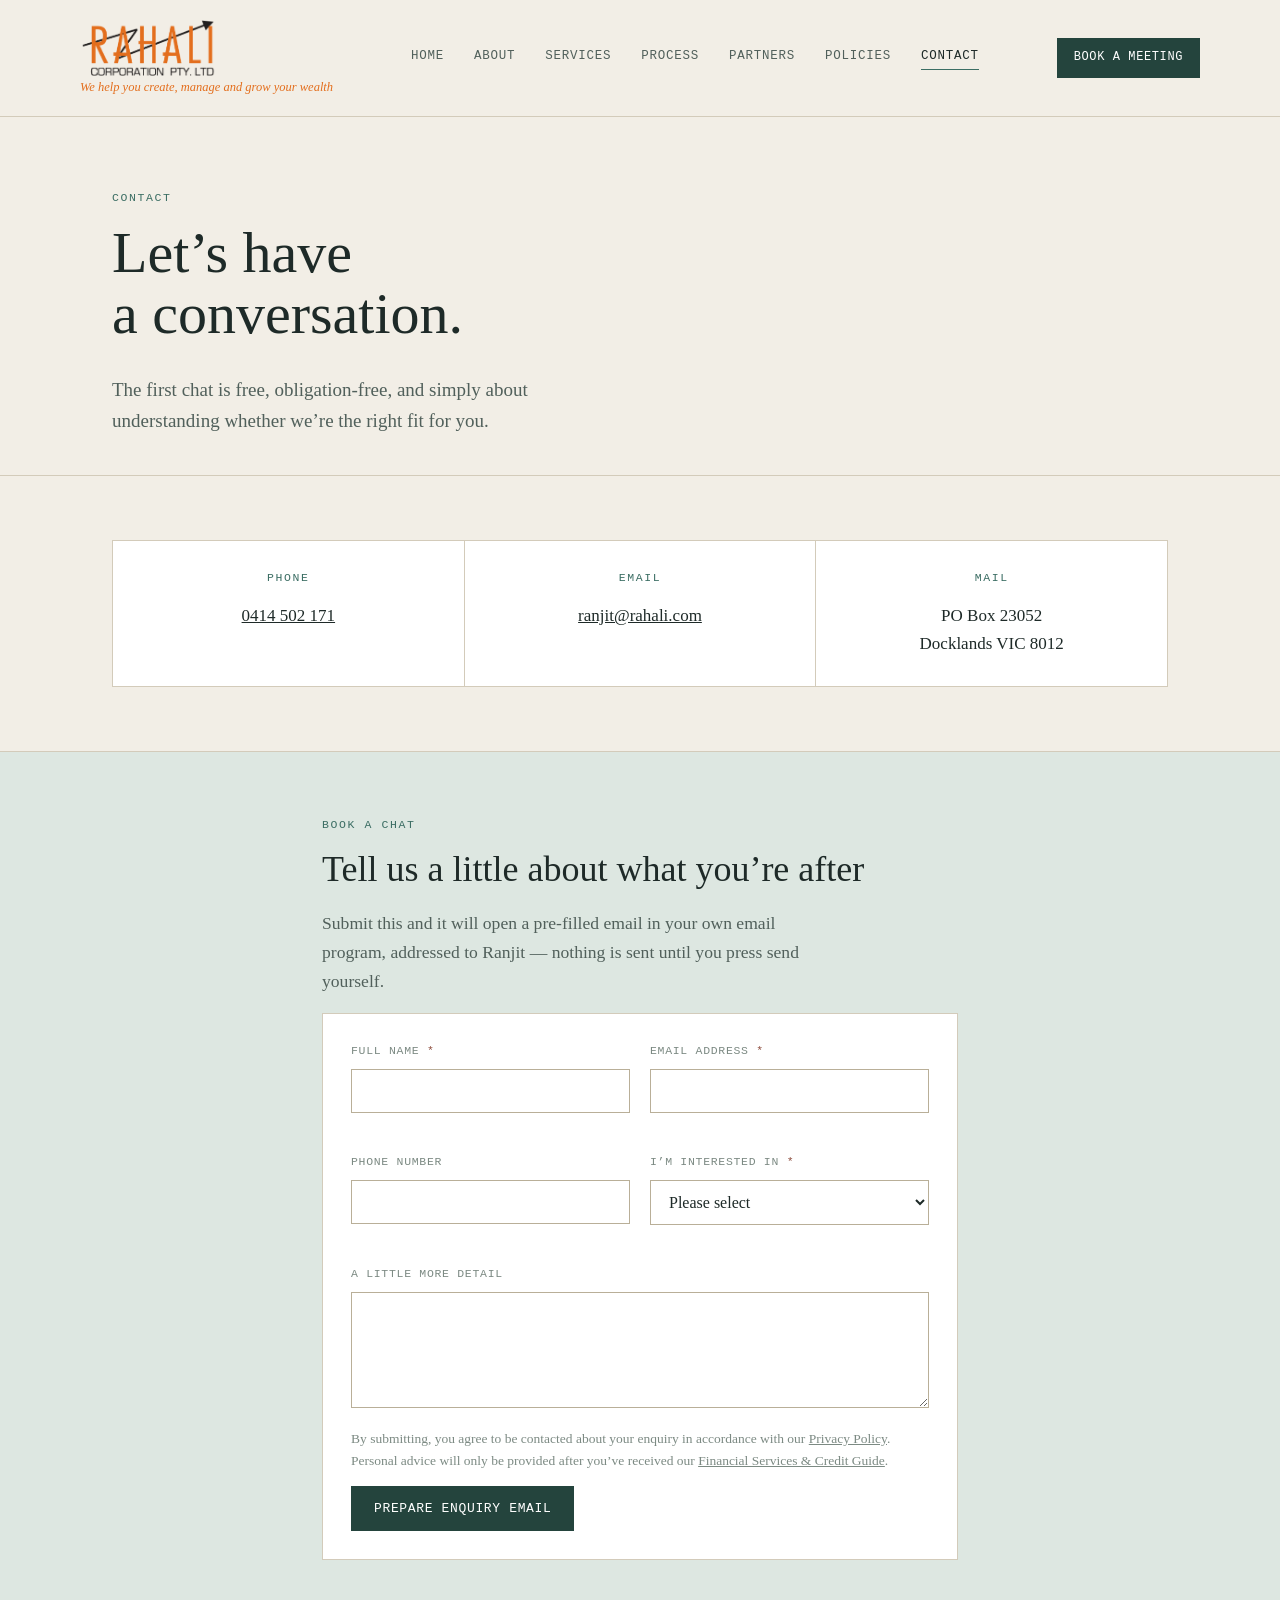
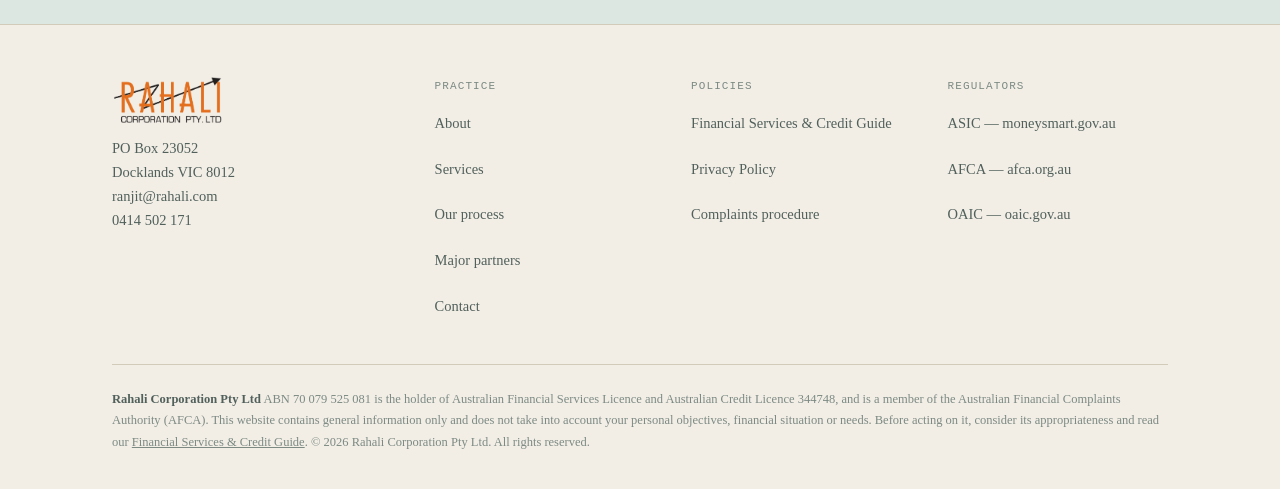
<file: contact.html>
<!DOCTYPE html>
<html lang="en-AU">
<head>
<meta charset="UTF-8">
<meta name="viewport" content="width=device-width, initial-scale=1.0">
<meta http-equiv="Content-Security-Policy" content="default-src 'self'; script-src 'self' https://static.cloudflareinsights.com; style-src 'self' 'unsafe-inline' https://fonts.googleapis.com; font-src 'self' https://fonts.gstatic.com; img-src 'self' data:; connect-src 'self' https://cloudflareinsights.com; base-uri 'self'; form-action 'self';">
<title>Contact Us | Rahali Corporation</title>
<meta name="description" content="Get in touch with Rahali Corporation Pty Ltd to book a free introductory chat about financial planning or mortgage broking.">
<link rel="canonical" href="https://rahali.com/contact.html">

<meta property="og:type" content="website">
<meta property="og:site_name" content="Rahali Corporation">
<meta property="og:locale" content="en_AU">
<meta property="og:title" content="Contact Us | Rahali Corporation">
<meta property="og:description" content="Get in touch with Rahali Corporation Pty Ltd to book a free introductory chat about financial planning or mortgage broking.">
<meta property="og:url" content="https://rahali.com/contact.html">
<meta property="og:image" content="https://rahali.com/assets/img/social-share.jpg">

<meta name="twitter:card" content="summary_large_image">
<meta name="twitter:title" content="Contact Us | Rahali Corporation">
<meta name="twitter:description" content="Get in touch with Rahali Corporation Pty Ltd to book a free introductory chat about financial planning or mortgage broking.">
<meta name="twitter:image" content="https://rahali.com/assets/img/social-share.jpg">

<link rel="icon" href="assets/img/favicon.png" type="image/png">
<link rel="preconnect" href="https://fonts.googleapis.com">
<link rel="preconnect" href="https://fonts.gstatic.com" crossorigin>
<link rel="stylesheet" href="https://fonts.googleapis.com/css2?family=Fraunces:opsz,wght@9..144,400;9..144,500;9..144,600&family=Source+Serif+4:ital,wght@0,400;0,500;0,600;1,400&family=IBM+Plex+Mono:wght@400;500&display=swap">
<link rel="stylesheet" href="assets/css/style.css">
</head>
<body>
<a class="skip-link" href="#main">Skip to content</a>
<div class="topbar">
  <div class="wrap topbar-inner">
    <a class="logo" href="index.html">
      <img src="assets/img/logo.png" alt="Rahali Corporation Pty Ltd" class="logo-img">
      <span class="logo-tagline">We help you create, manage and grow your wealth</span>
    </a>
    <nav class="site-nav" aria-label="Primary">
      <a href="index.html">Home</a>
      <a href="about.html">About</a>
      <a href="services.html">Services</a>
      <a href="process.html">Process</a>
      <a href="partners.html">Partners</a>
      <a href="policies.html">Policies</a>
      <a href="contact.html">Contact</a>
    </nav>
    <div class="topbar-cta">
      <a class="btn-primary btn-sm" href="contact.html">Book a meeting</a>
      <button class="nav-toggle" aria-label="Toggle menu" aria-expanded="false">
        <span></span><span></span><span></span>
      </button>
    </div>
  </div>
</div>

<main id="main">

<section class="hero" style="padding-bottom:20px;">
  <div class="wrap">
    <span class="eyebrow">Contact</span>
    <h1>Let&rsquo;s have a conversation.</h1>
    <p class="hero-sub">The first chat is free, obligation-free, and simply about understanding whether we&rsquo;re the right fit for you.</p>
  </div>
</section>

<section class="section">
  <div class="wrap">
    <div class="panel-grid panel-grid-3">
      <div class="panel text-center">
        <span class="eyebrow">Phone</span>
        <p class="mb-0"><a href="tel:+61414502171">0414 502 171</a></p>
      </div>
      <div class="panel text-center">
        <span class="eyebrow">Email</span>
        <p class="mb-0"><a href="mailto:ranjit@rahali.com">ranjit@rahali.com</a></p>
      </div>
      <div class="panel text-center">
        <span class="eyebrow">Mail</span>
        <p class="mb-0">PO Box 23052<br>Docklands VIC 8012</p>
      </div>
    </div>
  </div>
</section>

<section class="section section--tint">
  <div class="wrap" style="max-width:700px;">
    <span class="eyebrow">Book a chat</span>
    <h2>Tell us a little about what you&rsquo;re after</h2>
    <p class="lead">Submit this and it will open a pre-filled email in your own email program, addressed to Ranjit &mdash; nothing is sent until you press send yourself.</p>

    <form id="enquiry-form" class="panel" data-mailto="ranjit@rahali.com" novalidate>
      <div class="form-grid">
        <div class="field">
          <label for="c-name">Full name <span class="required">*</span></label>
          <input type="text" id="c-name" name="name" required>
        </div>
        <div class="field">
          <label for="c-email">Email address <span class="required">*</span></label>
          <input type="email" id="c-email" name="email" required>
        </div>
        <div class="field">
          <label for="c-phone">Phone number</label>
          <input type="tel" id="c-phone" name="phone">
        </div>
        <div class="field">
          <label for="c-nature">I&rsquo;m interested in <span class="required">*</span></label>
          <select id="c-nature" name="nature" required>
            <option value="">Please select</option>
            <option value="Wealth creation">Wealth creation</option>
            <option value="Retirement / superannuation">Retirement / superannuation</option>
            <option value="Mortgage broking">Mortgage broking</option>
            <option value="Insurance">Insurance</option>
            <option value="Not sure yet">Not sure yet &mdash; general chat</option>
          </select>
        </div>
        <div class="field full">
          <label for="c-details">A little more detail</label>
          <textarea id="c-details" name="details" rows="5"></textarea>
        </div>
      </div>
      <p class="form-note">By submitting, you agree to be contacted about your enquiry in accordance with our <a href="privacy.html">Privacy Policy</a>. Personal advice will only be provided after you&rsquo;ve received our <a href="fscg.html">Financial Services &amp; Credit Guide</a>.</p>
      <button type="submit" class="btn-primary">Prepare enquiry email</button>
    </form>
  </div>
</section>

</main>
<footer class="site-footer">
  <div class="wrap">
    <div class="footer-grid">
      <div>
        <img src="assets/img/logo.png" alt="Rahali Corporation Pty Ltd" class="logo-img logo-img--footer">
        <p style="color:var(--ink-soft);font-size:14.5px;margin-top:14px;max-width:32ch;">PO Box 23052<br>Docklands VIC 8012<br><a href="mailto:ranjit@rahali.com">ranjit@rahali.com</a><br><a href="tel:+61414502171">0414 502 171</a></p>
      </div>
      <div>
        <h4>Practice</h4>
        <ul>
          <li><a href="about.html">About</a></li>
          <li><a href="services.html">Services</a></li>
          <li><a href="process.html">Our process</a></li>
          <li><a href="partners.html">Major partners</a></li>
          <li><a href="contact.html">Contact</a></li>
        </ul>
      </div>
      <div>
        <h4>Policies</h4>
        <ul>
          <li><a href="fscg.html">Financial Services &amp; Credit Guide</a></li>
          <li><a href="privacy.html">Privacy Policy</a></li>
          <li><a href="complaints.html">Complaints procedure</a></li>
        </ul>
      </div>
      <div>
        <h4>Regulators</h4>
        <ul>
          <li><a href="https://moneysmart.gov.au" target="_blank" rel="noopener">ASIC — moneysmart.gov.au</a></li>
          <li><a href="https://www.afca.org.au" target="_blank" rel="noopener">AFCA — afca.org.au</a></li>
          <li><a href="https://www.oaic.gov.au" target="_blank" rel="noopener">OAIC — oaic.gov.au</a></li>
        </ul>
      </div>
    </div>
    <div class="footer-legal">
      <strong>Rahali Corporation Pty Ltd</strong> ABN 70 079 525 081 is the holder of Australian Financial Services Licence and Australian Credit Licence 344748, and is a member of the Australian Financial Complaints Authority (AFCA). This website contains general information only and does not take into account your personal objectives, financial situation or needs. Before acting on it, consider its appropriateness and read our <a href="fscg.html">Financial Services &amp; Credit Guide</a>. &copy; <span data-year>2026</span> Rahali Corporation Pty Ltd. All rights reserved.
    </div>
  </div>
</footer>

<script src="assets/js/main.js"></script>
<script type='module' src='https://static.cloudflareinsights.com/beacon.min.js' data-cf-beacon='{"token": "2263f9cdb6f141d8b6240661b75b7e3c"}'></script>
</body>
</html>
</file>
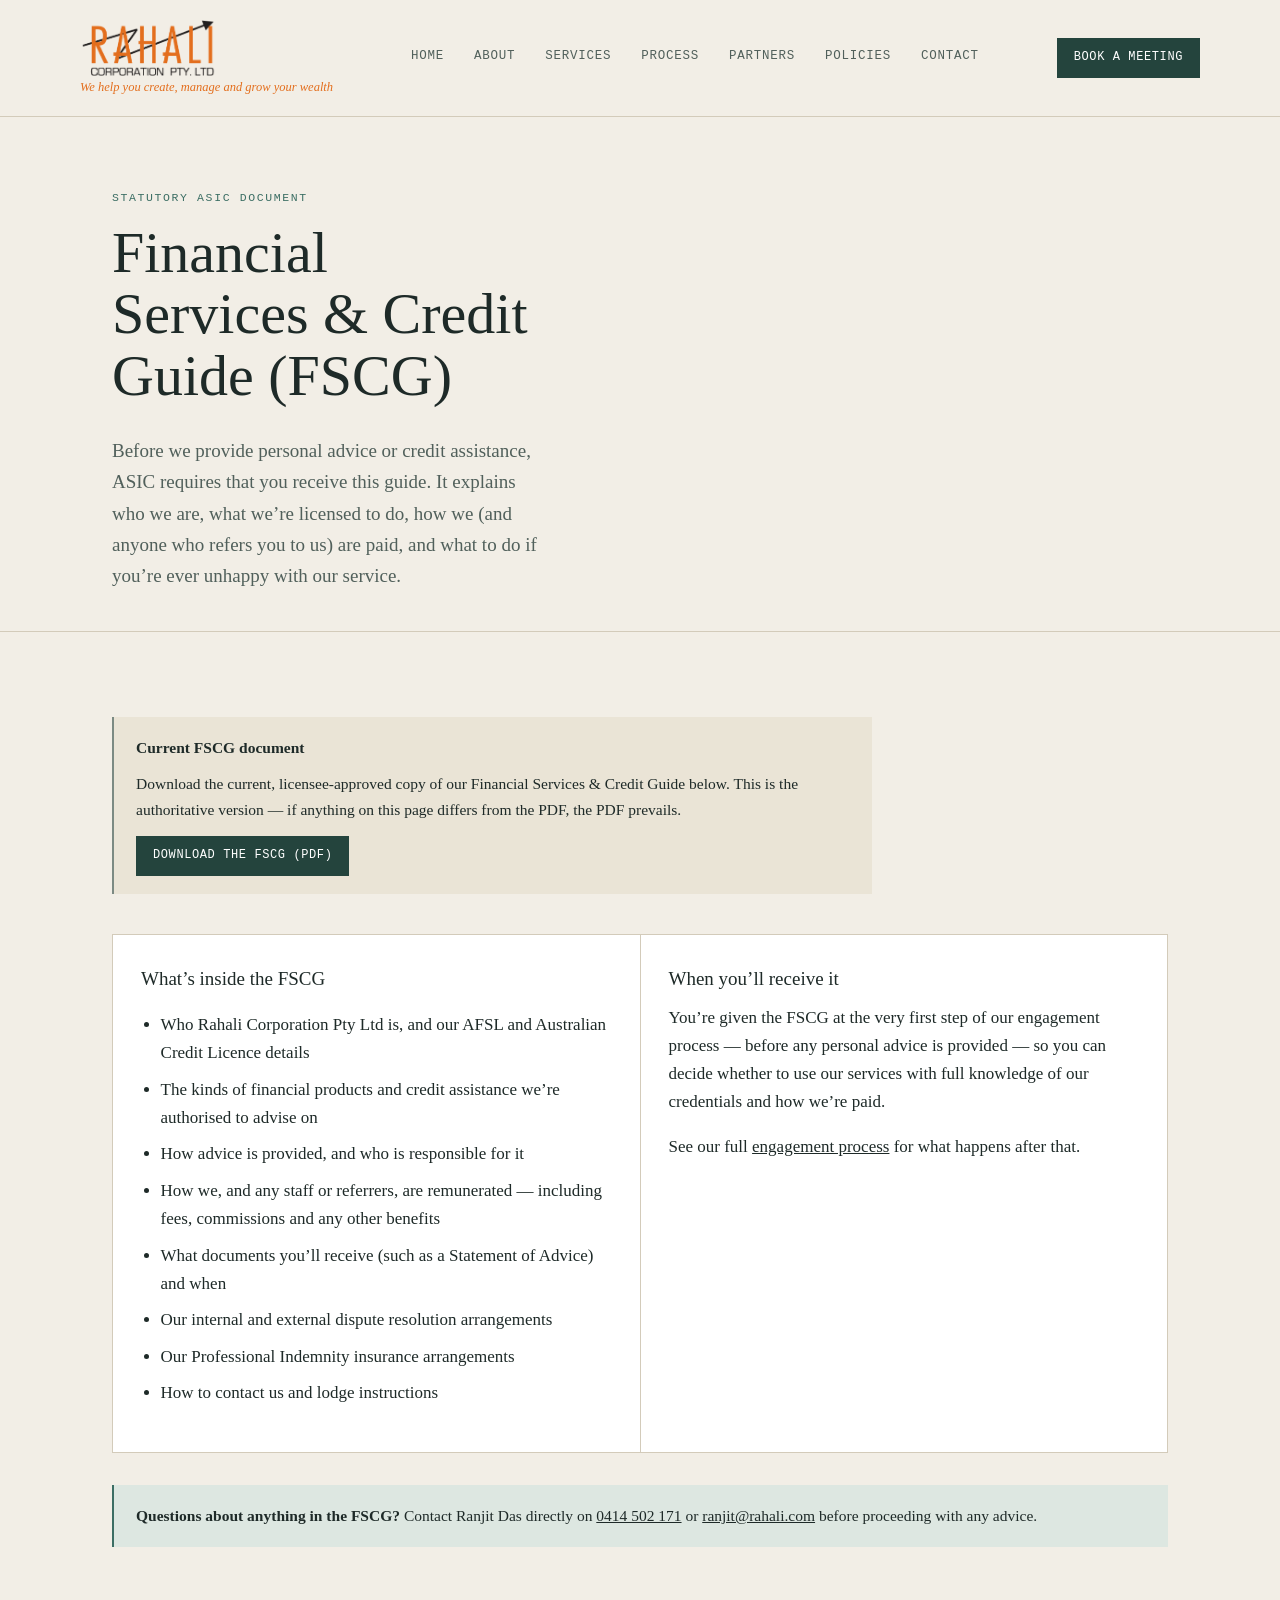
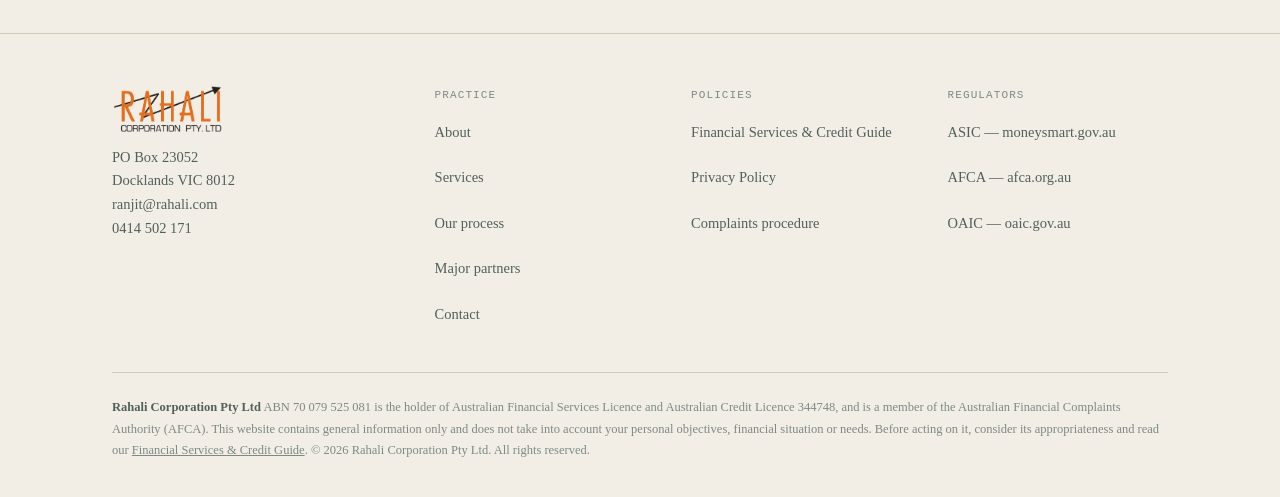
<file: fscg.html>
<!DOCTYPE html>
<html lang="en-AU">
<head>
<meta charset="UTF-8">
<meta name="viewport" content="width=device-width, initial-scale=1.0">
<meta http-equiv="Content-Security-Policy" content="default-src 'self'; script-src 'self' https://static.cloudflareinsights.com; style-src 'self' 'unsafe-inline' https://fonts.googleapis.com; font-src 'self' https://fonts.gstatic.com; img-src 'self' data:; connect-src 'self' https://cloudflareinsights.com; base-uri 'self'; form-action 'self';">
<title>Financial Services & Credit Guide | Rahali Corporation</title>
<meta name="description" content="The Financial Services &amp; Credit Guide (FSCG) for Rahali Corporation Pty Ltd &mdash; who we are, what advice we're licensed to provide, our fees, and how to make a complaint.">
<link rel="canonical" href="https://rahali.com/fscg.html">

<meta property="og:type" content="website">
<meta property="og:site_name" content="Rahali Corporation">
<meta property="og:locale" content="en_AU">
<meta property="og:title" content="Financial Services & Credit Guide | Rahali Corporation">
<meta property="og:description" content="The Financial Services &amp; Credit Guide (FSCG) for Rahali Corporation Pty Ltd &mdash; who we are, what advice we're licensed to provide, our fees, and how to make a complaint.">
<meta property="og:url" content="https://rahali.com/fscg.html">
<meta property="og:image" content="https://rahali.com/assets/img/social-share.jpg">

<meta name="twitter:card" content="summary_large_image">
<meta name="twitter:title" content="Financial Services & Credit Guide | Rahali Corporation">
<meta name="twitter:description" content="The Financial Services &amp; Credit Guide (FSCG) for Rahali Corporation Pty Ltd &mdash; who we are, what advice we're licensed to provide, our fees, and how to make a complaint.">
<meta name="twitter:image" content="https://rahali.com/assets/img/social-share.jpg">

<link rel="icon" href="assets/img/favicon.png" type="image/png">
<link rel="preconnect" href="https://fonts.googleapis.com">
<link rel="preconnect" href="https://fonts.gstatic.com" crossorigin>
<link rel="stylesheet" href="https://fonts.googleapis.com/css2?family=Fraunces:opsz,wght@9..144,400;9..144,500;9..144,600&family=Source+Serif+4:ital,wght@0,400;0,500;0,600;1,400&family=IBM+Plex+Mono:wght@400;500&display=swap">
<link rel="stylesheet" href="assets/css/style.css">
</head>
<body>
<a class="skip-link" href="#main">Skip to content</a>
<div class="topbar">
  <div class="wrap topbar-inner">
    <a class="logo" href="index.html">
      <img src="assets/img/logo.png" alt="Rahali Corporation Pty Ltd" class="logo-img">
      <span class="logo-tagline">We help you create, manage and grow your wealth</span>
    </a>
    <nav class="site-nav" aria-label="Primary">
      <a href="index.html">Home</a>
      <a href="about.html">About</a>
      <a href="services.html">Services</a>
      <a href="process.html">Process</a>
      <a href="partners.html">Partners</a>
      <a href="policies.html">Policies</a>
      <a href="contact.html">Contact</a>
    </nav>
    <div class="topbar-cta">
      <a class="btn-primary btn-sm" href="contact.html">Book a meeting</a>
      <button class="nav-toggle" aria-label="Toggle menu" aria-expanded="false">
        <span></span><span></span><span></span>
      </button>
    </div>
  </div>
</div>

<main id="main">

<section class="hero" style="padding-bottom:20px;">
  <div class="wrap">
    <span class="eyebrow">Statutory ASIC Document</span>
    <h1>Financial Services &amp; Credit Guide (FSCG)</h1>
    <p class="hero-sub">Before we provide personal advice or credit assistance, ASIC requires that you receive this guide. It explains who we are, what we&rsquo;re licensed to do, how we (and anyone who refers you to us) are paid, and what to do if you&rsquo;re ever unhappy with our service.</p>
  </div>
</section>

<section class="section">
  <div class="wrap">
    <div class="callout callout--deep" style="max-width:760px;">
      <p style="margin-bottom:10px;"><strong>Current FSCG document</strong></p>
      <p class="mb-0">Download the current, licensee-approved copy of our Financial Services &amp; Credit Guide below. This is the authoritative version &mdash; if anything on this page differs from the PDF, the PDF prevails.</p>
      <p style="margin:14px 0 0;"><a class="btn-primary btn-sm" href="files/FSCG.pdf" target="_blank" rel="noopener">Download the FSCG (PDF)</a></p>
    </div>

    <div class="panel-grid panel-grid-2" style="margin-top:40px;">
      <div class="panel">
        <h3>What&rsquo;s inside the FSCG</h3>
        <ul>
          <li>Who Rahali Corporation Pty Ltd is, and our AFSL and Australian Credit Licence details</li>
          <li>The kinds of financial products and credit assistance we&rsquo;re authorised to advise on</li>
          <li>How advice is provided, and who is responsible for it</li>
          <li>How we, and any staff or referrers, are remunerated &mdash; including fees, commissions and any other benefits</li>
          <li>What documents you&rsquo;ll receive (such as a Statement of Advice) and when</li>
          <li>Our internal and external dispute resolution arrangements</li>
          <li>Our Professional Indemnity insurance arrangements</li>
          <li>How to contact us and lodge instructions</li>
        </ul>
      </div>
      <div class="panel">
        <h3>When you&rsquo;ll receive it</h3>
        <p>You&rsquo;re given the FSCG at the very first step of our engagement process &mdash; before any personal advice is provided &mdash; so you can decide whether to use our services with full knowledge of our credentials and how we&rsquo;re paid.</p>
        <p class="mb-0">See our full <a href="process.html">engagement process</a> for what happens after that.</p>
      </div>
    </div>

    <div class="callout" style="margin-top:32px;">
      <strong>Questions about anything in the FSCG?</strong> Contact Ranjit Das directly on <a href="tel:+61414502171">0414 502 171</a> or <a href="mailto:ranjit@rahali.com">ranjit@rahali.com</a> before proceeding with any advice.
    </div>
  </div>
</section>

</main>
<footer class="site-footer">
  <div class="wrap">
    <div class="footer-grid">
      <div>
        <img src="assets/img/logo.png" alt="Rahali Corporation Pty Ltd" class="logo-img logo-img--footer">
        <p style="color:var(--ink-soft);font-size:14.5px;margin-top:14px;max-width:32ch;">PO Box 23052<br>Docklands VIC 8012<br><a href="mailto:ranjit@rahali.com">ranjit@rahali.com</a><br><a href="tel:+61414502171">0414 502 171</a></p>
      </div>
      <div>
        <h4>Practice</h4>
        <ul>
          <li><a href="about.html">About</a></li>
          <li><a href="services.html">Services</a></li>
          <li><a href="process.html">Our process</a></li>
          <li><a href="partners.html">Major partners</a></li>
          <li><a href="contact.html">Contact</a></li>
        </ul>
      </div>
      <div>
        <h4>Policies</h4>
        <ul>
          <li><a href="fscg.html">Financial Services &amp; Credit Guide</a></li>
          <li><a href="privacy.html">Privacy Policy</a></li>
          <li><a href="complaints.html">Complaints procedure</a></li>
        </ul>
      </div>
      <div>
        <h4>Regulators</h4>
        <ul>
          <li><a href="https://moneysmart.gov.au" target="_blank" rel="noopener">ASIC — moneysmart.gov.au</a></li>
          <li><a href="https://www.afca.org.au" target="_blank" rel="noopener">AFCA — afca.org.au</a></li>
          <li><a href="https://www.oaic.gov.au" target="_blank" rel="noopener">OAIC — oaic.gov.au</a></li>
        </ul>
      </div>
    </div>
    <div class="footer-legal">
      <strong>Rahali Corporation Pty Ltd</strong> ABN 70 079 525 081 is the holder of Australian Financial Services Licence and Australian Credit Licence 344748, and is a member of the Australian Financial Complaints Authority (AFCA). This website contains general information only and does not take into account your personal objectives, financial situation or needs. Before acting on it, consider its appropriateness and read our <a href="fscg.html">Financial Services &amp; Credit Guide</a>. &copy; <span data-year>2026</span> Rahali Corporation Pty Ltd. All rights reserved.
    </div>
  </div>
</footer>

<script src="assets/js/main.js"></script>
<script type='module' src='https://static.cloudflareinsights.com/beacon.min.js' data-cf-beacon='{"token": "2263f9cdb6f141d8b6240661b75b7e3c"}'></script>
</body>
</html>
</file>
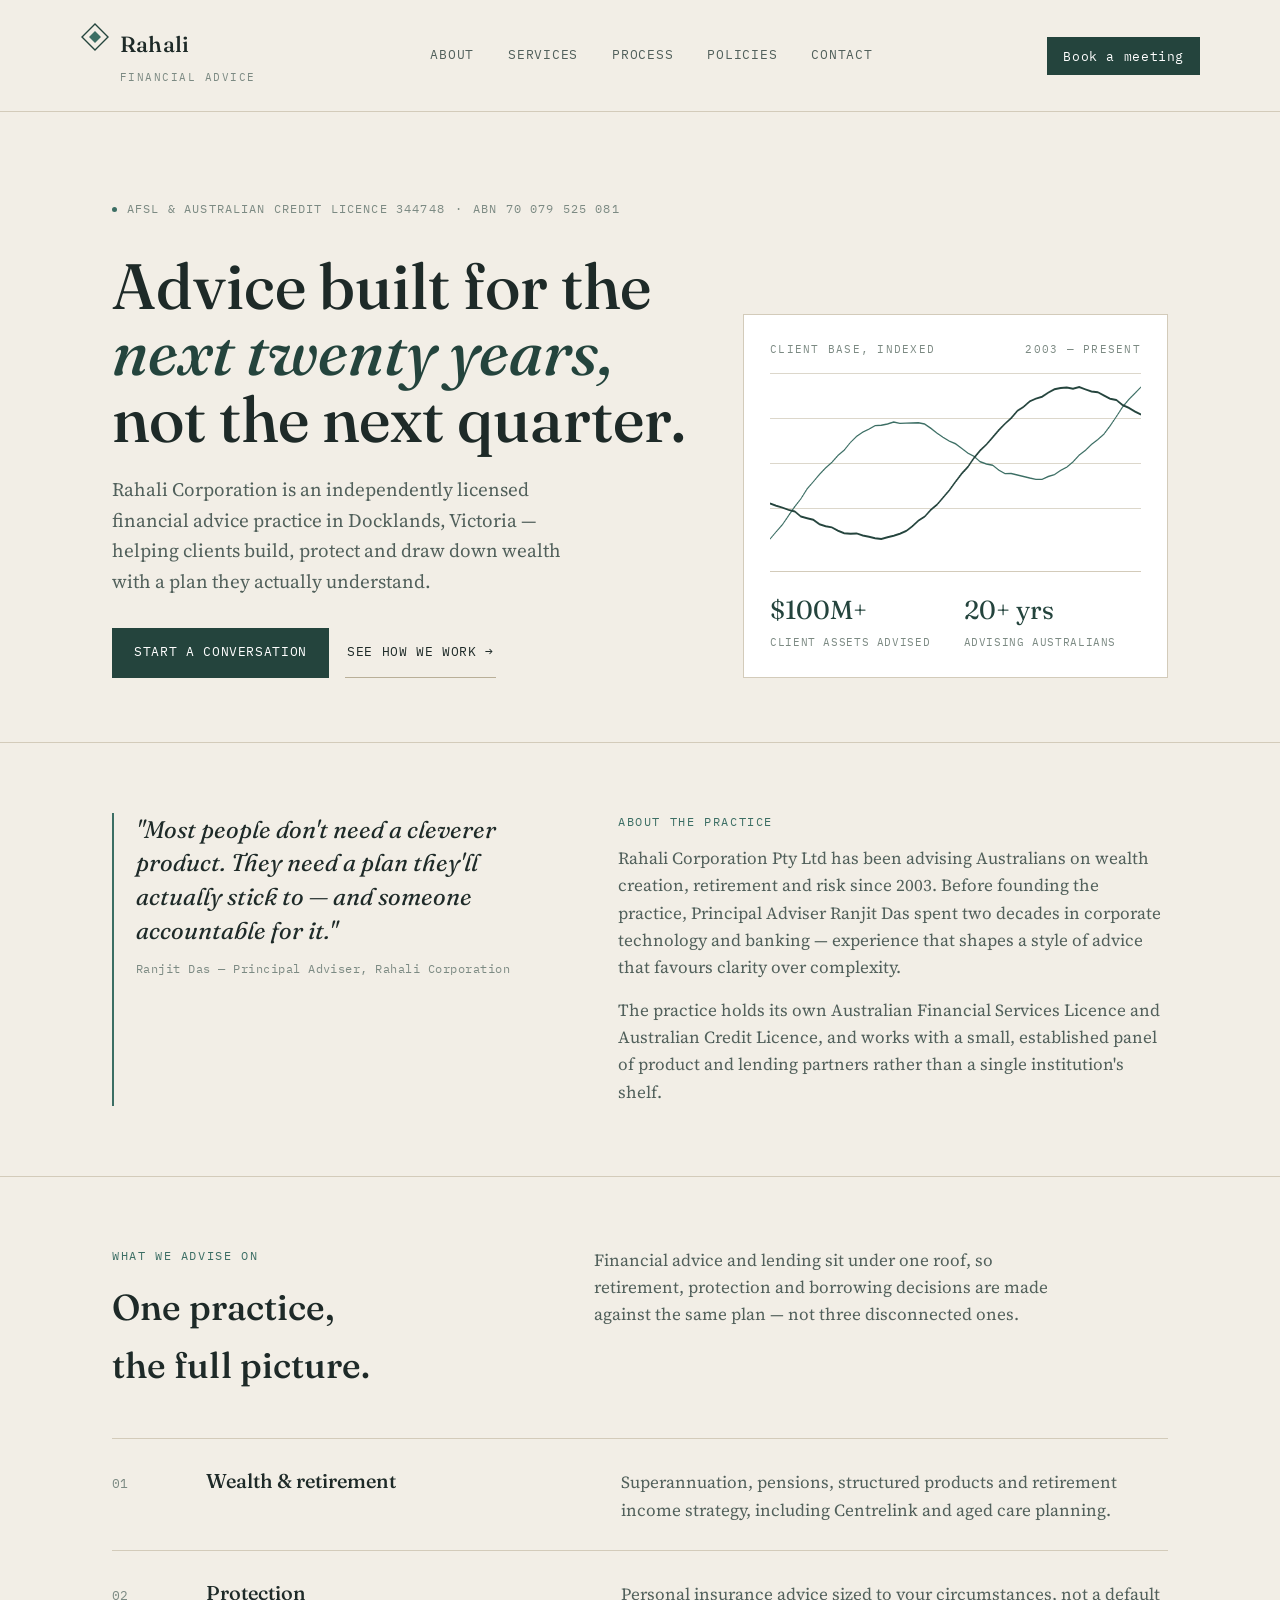
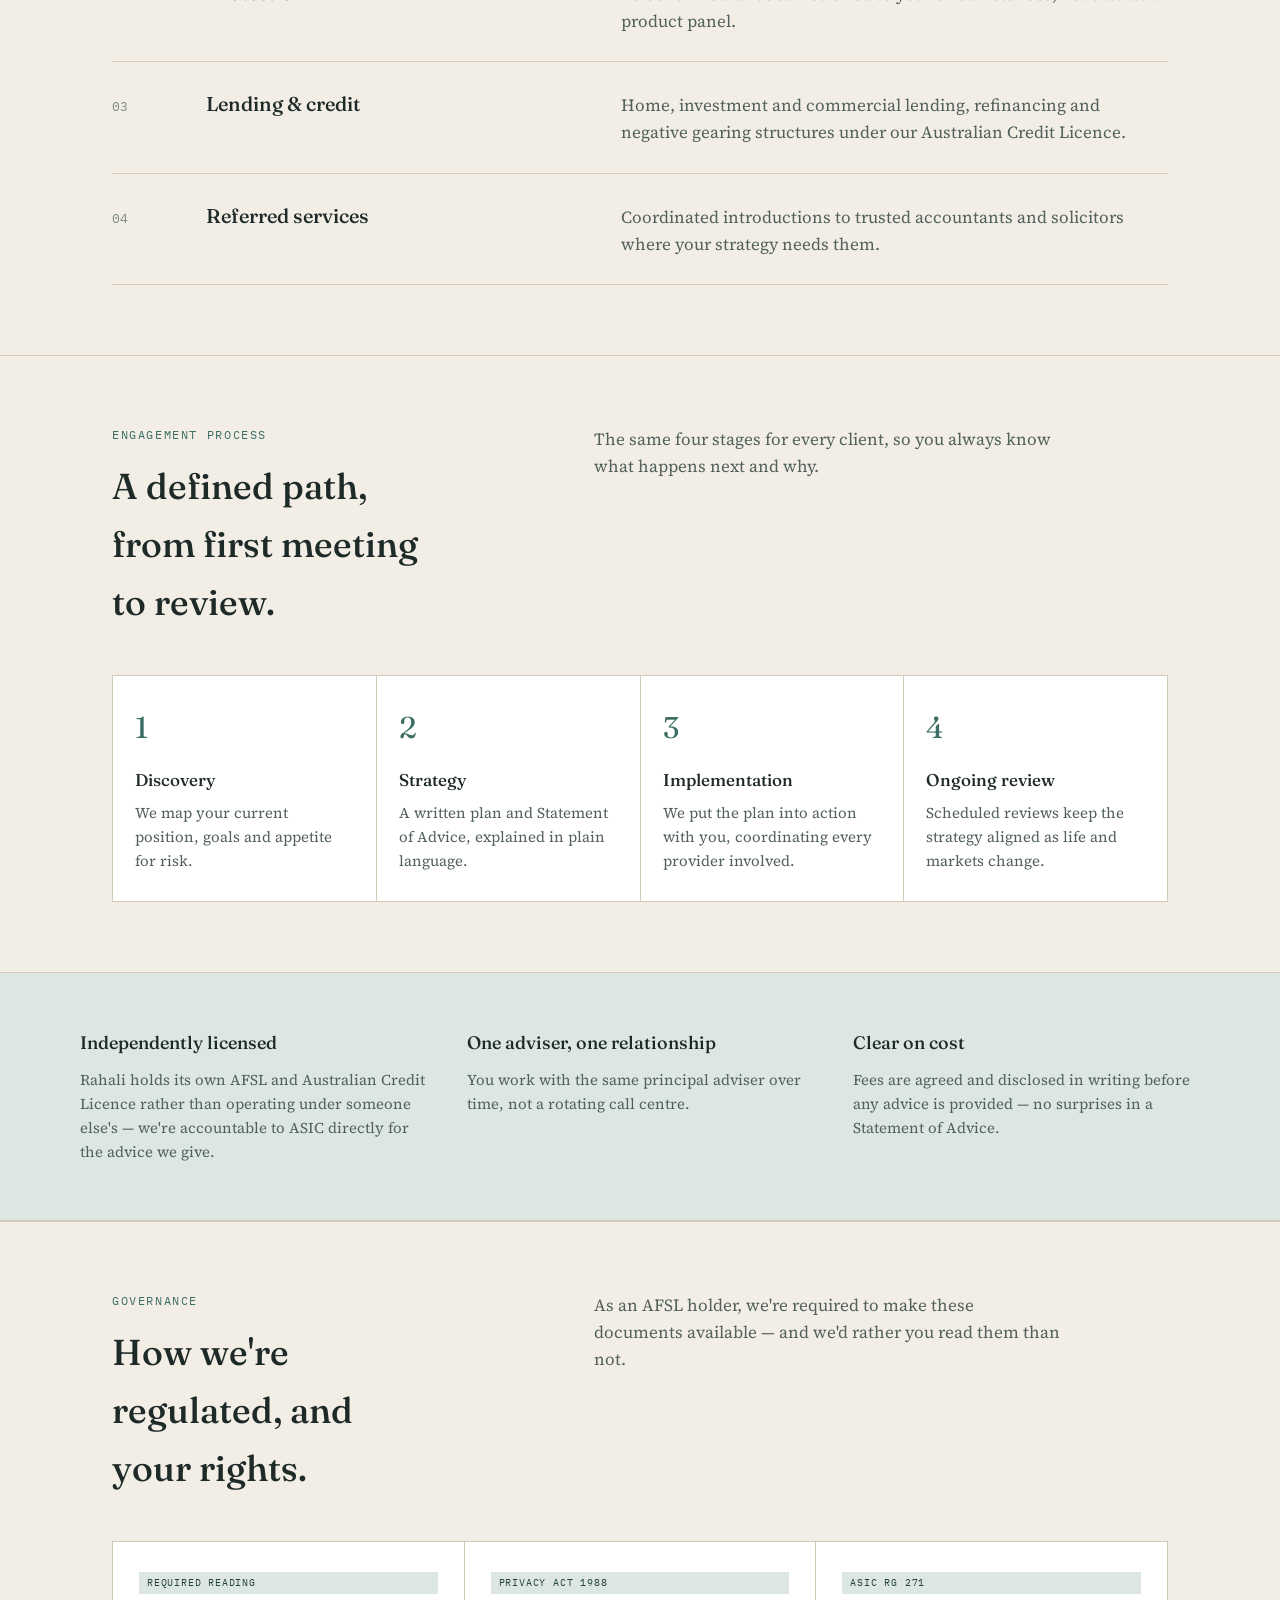
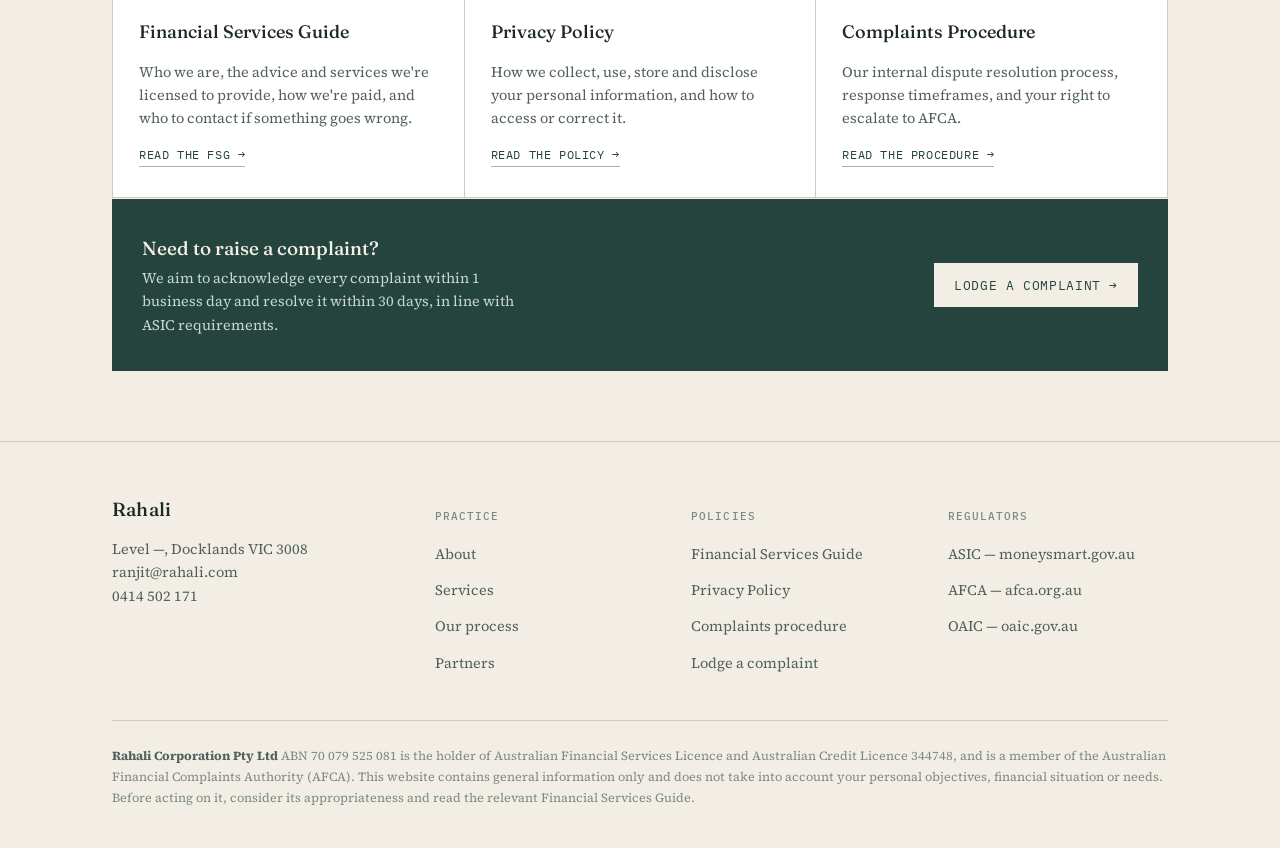
<file: long-horizon.html>
<!DOCTYPE html>
<html lang="en-AU">
<head>
<meta charset="UTF-8">
<meta name="viewport" content="width=device-width, initial-scale=1.0">
<title>Long Horizon</title>
<style>
  @import url('https://fonts.googleapis.com/css2?family=Fraunces:opsz,wght@9..144,400;9..144,500;9..144,600&family=Source+Serif+4:ital,wght@0,400;0,500;0,600;1,400&family=IBM+Plex+Mono:wght@400;500&display=swap');

  :root{
    --bg:#F2EEE6;
    --surface:#FFFFFF;
    --surface-soft:#EAE4D6;
    --ink:#1E2A28;
    --ink-soft:#51605B;
    --ink-faint:#7C8A83;
    --accent:#3C6E64;
    --accent-deep:#24443D;
    --accent-tint:#DDE7E1;
    --line:#D3CBBA;
    --line-strong:#B9AF98;
  }
  @media (prefers-color-scheme: dark){
    :root:not([data-theme="light"]){
      --bg:#141C1A;
      --surface:#1B2523;
      --surface-soft:#22302C;
      --ink:#EDEAE0;
      --ink-soft:#B7C0BA;
      --ink-faint:#84928C;
      --accent:#6FAE9D;
      --accent-deep:#9CCABB;
      --accent-tint:#25352F;
      --line:#33413C;
      --line-strong:#425048;
    }
  }
  :root[data-theme="dark"]{
    --bg:#141C1A;
    --surface:#1B2523;
    --surface-soft:#22302C;
    --ink:#EDEAE0;
    --ink-soft:#B7C0BA;
    --ink-faint:#84928C;
    --accent:#6FAE9D;
    --accent-deep:#9CCABB;
    --accent-tint:#25352F;
    --line:#33413C;
    --line-strong:#425048;
  }

  *{box-sizing:border-box;}
  html{-webkit-font-smoothing:antialiased;}
  body{
    margin:0;
    background:var(--bg);
    color:var(--ink);
    font-family:"Source Serif 4", Georgia, "Times New Roman", serif;
    font-size:17px;
    line-height:1.6;
  }
  a{color:inherit;}
  h1,h2,h3{
    font-family:"Fraunces", "Iowan Old Style", Georgia, serif;
    font-weight:500;
    text-wrap:balance;
    margin:0;
    color:var(--ink);
  }
  .mono{
    font-family:"IBM Plex Mono", ui-monospace, SFMono-Regular, monospace;
    letter-spacing:.02em;
  }
  .wrap{max-width:1120px;margin:0 auto;padding:0 32px;}
  @media (max-width:640px){.wrap{padding:0 20px;}}

  /* ---- topbar ---- */
  .topbar{
    border-bottom:1px solid var(--line);
    background:var(--bg);
  }
  .topbar-inner{
    display:flex;align-items:center;justify-content:space-between;
    padding:22px 0;
  }
  .logo{
    display:flex;align-items:baseline;gap:10px;
  }
  .logo-mark{
    width:30px;height:30px;flex:none;
  }
  .logo-word{
    font-family:"Fraunces", serif;font-weight:500;font-size:22px;letter-spacing:.01em;
  }
  .logo-sub{
    font-family:"IBM Plex Mono", monospace;font-size:10.5px;letter-spacing:.14em;text-transform:uppercase;color:var(--ink-faint);
  }
  nav{display:flex;gap:34px;}
  nav a{
    font-family:"IBM Plex Mono", monospace;
    font-size:12.5px;letter-spacing:.06em;text-transform:uppercase;
    text-decoration:none;color:var(--ink-soft);
    padding-bottom:3px;border-bottom:1px solid transparent;
    transition:color .15s ease, border-color .15s ease;
  }
  nav a:hover{color:var(--ink);border-color:var(--accent);}
  .nav-cta{
    font-family:"IBM Plex Mono", monospace;font-size:12.5px;letter-spacing:.05em;
    text-decoration:none;color:var(--surface);background:var(--accent-deep);
    padding:9px 16px;white-space:nowrap;
  }
  @media (max-width:900px){ nav{display:none;} }

  /* ---- hero ---- */
  .hero{padding:88px 0 64px;position:relative;overflow:hidden;}
  .credential-line{
    display:flex;gap:10px;align-items:center;
    font-family:"IBM Plex Mono", monospace;font-size:11.5px;letter-spacing:.1em;text-transform:uppercase;
    color:var(--ink-faint);margin-bottom:34px;
  }
  .credential-line .dot{width:5px;height:5px;border-radius:50%;background:var(--accent);}
  .hero-grid{
    display:grid;grid-template-columns:1.15fr .85fr;gap:56px;align-items:end;
  }
  @media (max-width:860px){ .hero-grid{grid-template-columns:1fr;} }
  .hero h1{
    font-size:clamp(38px,5.4vw,64px);
    line-height:1.04;
    max-width:15ch;
  }
  .hero h1 em{
    font-style:italic;color:var(--accent-deep);
  }
  .hero-sub{
    margin-top:22px;color:var(--ink-soft);font-size:19px;max-width:46ch;
  }
  .hero-actions{display:flex;gap:16px;margin-top:32px;flex-wrap:wrap;}
  .btn-primary{
    font-family:"IBM Plex Mono", monospace;font-size:13px;letter-spacing:.05em;text-transform:uppercase;
    text-decoration:none;color:var(--surface);background:var(--accent-deep);
    padding:14px 22px;display:inline-block;
  }
  .btn-ghost{
    font-family:"IBM Plex Mono", monospace;font-size:13px;letter-spacing:.05em;text-transform:uppercase;
    text-decoration:none;color:var(--ink);border-bottom:1px solid var(--line-strong);
    padding:14px 2px;display:inline-block;
  }
  .hero-figure{
    border:1px solid var(--line);background:var(--surface);padding:26px;
  }
  .hero-figure .fig-label{
    font-family:"IBM Plex Mono", monospace;font-size:10.5px;letter-spacing:.12em;text-transform:uppercase;color:var(--ink-faint);
    display:flex;justify-content:space-between;margin-bottom:16px;
  }
  canvas#horizon{display:block;width:100%;height:180px;}
  .fig-stats{
    display:grid;grid-template-columns:1fr 1fr;gap:16px;margin-top:18px;border-top:1px solid var(--line);padding-top:18px;
  }
  .fig-stats div span{display:block;}
  .stat-n{font-family:"Fraunces", serif;font-size:26px;color:var(--accent-deep);}
  .stat-l{font-family:"IBM Plex Mono", monospace;font-size:10.5px;letter-spacing:.06em;text-transform:uppercase;color:var(--ink-faint);margin-top:2px;}

  /* ---- section shell ---- */
  section{padding:70px 0;border-top:1px solid var(--line);}
  .eyebrow{
    font-family:"IBM Plex Mono", monospace;font-size:11.5px;letter-spacing:.14em;text-transform:uppercase;color:var(--accent);
    margin-bottom:14px;display:block;
  }
  .section-head{display:grid;grid-template-columns:1fr 1.3fr;gap:40px;margin-bottom:44px;}
  @media (max-width:760px){ .section-head{grid-template-columns:1fr;gap:16px;} }
  .section-head h2{font-size:clamp(26px,3.4vw,36px);max-width:14ch;}
  .section-head p{color:var(--ink-soft);margin:0;max-width:52ch;}

  /* about / pull quote */
  .about-grid{display:grid;grid-template-columns:.9fr 1.1fr;gap:56px;}
  @media (max-width:820px){ .about-grid{grid-template-columns:1fr;} }
  blockquote{
    margin:0;font-family:"Fraunces", serif;font-style:italic;font-weight:400;
    font-size:24px;line-height:1.4;color:var(--ink);border-left:2px solid var(--accent);padding-left:22px;
  }
  blockquote cite{
    display:block;margin-top:14px;font-family:"IBM Plex Mono", monospace;font-style:normal;font-size:12px;letter-spacing:.04em;color:var(--ink-faint);
  }
  .about-copy p{color:var(--ink-soft);margin:0 0 16px;}
  .about-copy p:last-child{margin-bottom:0;}

  /* services */
  .services-list{border-top:1px solid var(--line);}
  .service-row{
    display:grid;grid-template-columns:70px 1fr 1.4fr;gap:24px;padding:26px 0;border-bottom:1px solid var(--line);align-items:baseline;
  }
  @media (max-width:760px){ .service-row{grid-template-columns:1fr;gap:6px;} }
  .service-row .num{font-family:"IBM Plex Mono", monospace;color:var(--ink-faint);font-size:13px;}
  .service-row h3{font-size:20px;font-weight:500;}
  .service-row p{margin:0;color:var(--ink-soft);}

  /* engagement process */
  .process-list{display:grid;grid-template-columns:repeat(4,1fr);gap:1px;background:var(--line);border:1px solid var(--line);}
  @media (max-width:820px){ .process-list{grid-template-columns:1fr 1fr;} }
  @media (max-width:520px){ .process-list{grid-template-columns:1fr;} }
  .process-item{background:var(--surface);padding:28px 22px;}
  .process-item .num{font-family:"Fraunces", serif;color:var(--accent);font-size:30px;display:block;margin-bottom:14px;}
  .process-item h3{font-size:17px;font-weight:500;margin-bottom:8px;}
  .process-item p{margin:0;color:var(--ink-soft);font-size:15px;}

  /* trust strip */
  .trust-strip{
    background:var(--accent-tint);border-top:1px solid var(--line);border-bottom:1px solid var(--line);
  }
  .trust-grid{display:grid;grid-template-columns:repeat(3,1fr);gap:40px;padding:56px 0;}
  @media (max-width:760px){ .trust-grid{grid-template-columns:1fr;gap:30px;} }
  .trust-grid h3{font-size:18px;font-weight:500;margin-bottom:10px;}
  .trust-grid p{margin:0;color:var(--ink-soft);font-size:15px;}

  /* compliance / policies */
  .policy-grid{display:grid;grid-template-columns:repeat(3,1fr);gap:1px;background:var(--line);border:1px solid var(--line);}
  @media (max-width:760px){ .policy-grid{grid-template-columns:1fr;} }
  .policy-card{background:var(--surface);padding:30px 26px;display:flex;flex-direction:column;gap:14px;}
  .policy-card h3{font-size:18px;font-weight:500;}
  .policy-card p{margin:0;color:var(--ink-soft);font-size:14.5px;flex:1;}
  .policy-card a{
    font-family:"IBM Plex Mono", monospace;font-size:12px;letter-spacing:.05em;text-transform:uppercase;
    text-decoration:none;color:var(--accent-deep);border-bottom:1px solid var(--line-strong);align-self:flex-start;padding-bottom:2px;
  }
  .complaint-banner{
    margin-top:1px;background:var(--accent-deep);color:#F2EEE6;padding:34px 30px;
    display:flex;justify-content:space-between;align-items:center;gap:24px;flex-wrap:wrap;
  }
  .complaint-banner h3{color:#F2EEE6;font-size:19px;font-weight:500;}
  .complaint-banner p{margin:4px 0 0;color:#C9D8D2;font-size:14.5px;max-width:48ch;}
  .complaint-banner a{
    font-family:"IBM Plex Mono", monospace;font-size:12.5px;letter-spacing:.05em;text-transform:uppercase;
    text-decoration:none;color:var(--accent-deep);background:#F2EEE6;padding:12px 20px;white-space:nowrap;
  }

  /* footer */
  footer{border-top:1px solid var(--line);padding:52px 0 40px;}
  .footer-grid{display:grid;grid-template-columns:1.3fr 1fr 1fr 1fr;gap:36px;}
  @media (max-width:760px){ .footer-grid{grid-template-columns:1fr 1fr;} }
  .footer-grid h4{
    font-family:"IBM Plex Mono", monospace;font-size:11px;letter-spacing:.1em;text-transform:uppercase;color:var(--ink-faint);margin-bottom:14px;font-weight:500;
  }
  .footer-grid ul{list-style:none;margin:0;padding:0;display:flex;flex-direction:column;gap:9px;}
  .footer-grid a{text-decoration:none;color:var(--ink-soft);font-size:14.5px;}
  .footer-grid a:hover{color:var(--accent-deep);}
  .footer-legal{
    margin-top:44px;padding-top:24px;border-top:1px solid var(--line);
    font-size:12.5px;color:var(--ink-faint);line-height:1.7;
  }
  .footer-legal strong{color:var(--ink-soft);}

  .tag{display:inline-block;font-family:"IBM Plex Mono", monospace;font-size:10px;letter-spacing:.08em;text-transform:uppercase;color:var(--accent-deep);background:var(--accent-tint);padding:3px 8px;margin-bottom:10px;}
</style>
</head>
<body>

<div class="topbar">
  <div class="wrap topbar-inner">
    <a class="logo" href="#" style="text-decoration:none;">
      <svg class="logo-mark" viewBox="0 0 30 30" fill="none">
        <path d="M15 2 L28 15 L15 28 L2 15 Z" stroke="var(--accent-deep)" stroke-width="1.4"/>
        <path d="M15 9 L21 15 L15 21 L9 15 Z" fill="var(--accent)"/>
      </svg>
      <span>
        <span class="logo-word">Rahali</span><br/>
        <span class="logo-sub">Financial Advice</span>
      </span>
    </a>
    <nav>
      <a href="#about">About</a>
      <a href="#services">Services</a>
      <a href="#process">Process</a>
      <a href="#policies">Policies</a>
      <a href="#contact">Contact</a>
    </nav>
    <a class="nav-cta" href="#contact">Book a meeting</a>
  </div>
</div>

<header class="hero">
  <div class="wrap">
    <div class="credential-line">
      <span class="dot"></span>
      <span>AFSL &amp; Australian Credit Licence 344748</span>
      <span>·</span>
      <span>ABN 70 079 525 081</span>
    </div>
    <div class="hero-grid">
      <div>
        <h1>Advice built for the <em>next twenty years,</em> not the next quarter.</h1>
        <p class="hero-sub">Rahali Corporation is an independently licensed financial advice practice in Docklands, Victoria — helping clients build, protect and draw down wealth with a plan they actually understand.</p>
        <div class="hero-actions">
          <a class="btn-primary" href="#contact">Start a conversation</a>
          <a class="btn-ghost" href="#process">See how we work →</a>
        </div>
      </div>
      <div class="hero-figure">
        <div class="fig-label"><span>Client base, indexed</span><span>2003 — present</span></div>
        <canvas id="horizon" width="600" height="180"></canvas>
        <div class="fig-stats">
          <div><span class="stat-n">$100M+</span><span class="stat-l">Client assets advised</span></div>
          <div><span class="stat-n">20+ yrs</span><span class="stat-l">Advising Australians</span></div>
        </div>
      </div>
    </div>
  </div>
</header>

<section id="about">
  <div class="wrap about-grid">
    <blockquote>
      "Most people don't need a cleverer product. They need a plan they'll actually stick to — and someone accountable for it."
      <cite>Ranjit Das — Principal Adviser, Rahali Corporation</cite>
    </blockquote>
    <div class="about-copy">
      <span class="eyebrow">About the practice</span>
      <p>Rahali Corporation Pty Ltd has been advising Australians on wealth creation, retirement and risk since 2003. Before founding the practice, Principal Adviser Ranjit Das spent two decades in corporate technology and banking — experience that shapes a style of advice that favours clarity over complexity.</p>
      <p>The practice holds its own Australian Financial Services Licence and Australian Credit Licence, and works with a small, established panel of product and lending partners rather than a single institution's shelf.</p>
    </div>
  </div>
</section>

<section id="services">
  <div class="wrap">
    <div class="section-head">
      <div><span class="eyebrow">What we advise on</span><h2>One practice, the full picture.</h2></div>
      <p>Financial advice and lending sit under one roof, so retirement, protection and borrowing decisions are made against the same plan — not three disconnected ones.</p>
    </div>
    <div class="services-list">
      <div class="service-row"><span class="num mono">01</span><h3>Wealth &amp; retirement</h3><p>Superannuation, pensions, structured products and retirement income strategy, including Centrelink and aged care planning.</p></div>
      <div class="service-row"><span class="num mono">02</span><h3>Protection</h3><p>Personal insurance advice sized to your circumstances, not a default product panel.</p></div>
      <div class="service-row"><span class="num mono">03</span><h3>Lending &amp; credit</h3><p>Home, investment and commercial lending, refinancing and negative gearing structures under our Australian Credit Licence.</p></div>
      <div class="service-row"><span class="num mono">04</span><h3>Referred services</h3><p>Coordinated introductions to trusted accountants and solicitors where your strategy needs them.</p></div>
    </div>
  </div>
</section>

<section id="process">
  <div class="wrap">
    <div class="section-head">
      <div><span class="eyebrow">Engagement process</span><h2>A defined path, from first meeting to review.</h2></div>
      <p>The same four stages for every client, so you always know what happens next and why.</p>
    </div>
    <div class="process-list">
      <div class="process-item"><span class="num">1</span><h3>Discovery</h3><p>We map your current position, goals and appetite for risk.</p></div>
      <div class="process-item"><span class="num">2</span><h3>Strategy</h3><p>A written plan and Statement of Advice, explained in plain language.</p></div>
      <div class="process-item"><span class="num">3</span><h3>Implementation</h3><p>We put the plan into action with you, coordinating every provider involved.</p></div>
      <div class="process-item"><span class="num">4</span><h3>Ongoing review</h3><p>Scheduled reviews keep the strategy aligned as life and markets change.</p></div>
    </div>
  </div>
</section>

<div class="trust-strip">
  <div class="wrap trust-grid">
    <div><h3>Independently licensed</h3><p>Rahali holds its own AFSL and Australian Credit Licence rather than operating under someone else's — we're accountable to ASIC directly for the advice we give.</p></div>
    <div><h3>One adviser, one relationship</h3><p>You work with the same principal adviser over time, not a rotating call centre.</p></div>
    <div><h3>Clear on cost</h3><p>Fees are agreed and disclosed in writing before any advice is provided — no surprises in a Statement of Advice.</p></div>
  </div>
</div>

<section id="policies">
  <div class="wrap">
    <div class="section-head">
      <div><span class="eyebrow">Governance</span><h2>How we're regulated, and your rights.</h2></div>
      <p>As an AFSL holder, we're required to make these documents available — and we'd rather you read them than not.</p>
    </div>
    <div class="policy-grid">
      <div class="policy-card">
        <span class="tag">Required reading</span>
        <h3>Financial Services Guide</h3>
        <p>Who we are, the advice and services we're licensed to provide, how we're paid, and who to contact if something goes wrong.</p>
        <a href="#">Read the FSG →</a>
      </div>
      <div class="policy-card">
        <span class="tag">Privacy Act 1988</span>
        <h3>Privacy Policy</h3>
        <p>How we collect, use, store and disclose your personal information, and how to access or correct it.</p>
        <a href="#">Read the policy →</a>
      </div>
      <div class="policy-card">
        <span class="tag">ASIC RG 271</span>
        <h3>Complaints Procedure</h3>
        <p>Our internal dispute resolution process, response timeframes, and your right to escalate to AFCA.</p>
        <a href="#">Read the procedure →</a>
      </div>
    </div>
    <div class="complaint-banner">
      <div>
        <h3>Need to raise a complaint?</h3>
        <p>We aim to acknowledge every complaint within 1 business day and resolve it within 30 days, in line with ASIC requirements.</p>
      </div>
      <a href="#">Lodge a complaint →</a>
    </div>
  </div>
</section>

<footer id="contact">
  <div class="wrap">
    <div class="footer-grid">
      <div>
        <span class="logo-word" style="font-size:19px;">Rahali</span>
        <p style="color:var(--ink-soft);font-size:14.5px;margin-top:14px;max-width:32ch;">Level —, Docklands VIC 3008<br/>ranjit@rahali.com<br/>0414 502 171</p>
      </div>
      <div>
        <h4>Practice</h4>
        <ul><li><a href="#about">About</a></li><li><a href="#services">Services</a></li><li><a href="#process">Our process</a></li><li><a href="#">Partners</a></li></ul>
      </div>
      <div>
        <h4>Policies</h4>
        <ul><li><a href="#">Financial Services Guide</a></li><li><a href="#">Privacy Policy</a></li><li><a href="#">Complaints procedure</a></li><li><a href="#">Lodge a complaint</a></li></ul>
      </div>
      <div>
        <h4>Regulators</h4>
        <ul><li><a href="#">ASIC — moneysmart.gov.au</a></li><li><a href="#">AFCA — afca.org.au</a></li><li><a href="#">OAIC — oaic.gov.au</a></li></ul>
      </div>
    </div>
    <div class="footer-legal">
      <strong>Rahali Corporation Pty Ltd</strong> ABN 70 079 525 081 is the holder of Australian Financial Services Licence and Australian Credit Licence 344748, and is a member of the Australian Financial Complaints Authority (AFCA). This website contains general information only and does not take into account your personal objectives, financial situation or needs. Before acting on it, consider its appropriateness and read the relevant Financial Services Guide.
    </div>
  </div>
</footer>

<script>
(function(){
  var c = document.getElementById('horizon');
  var ctx = c.getContext('2d');
  var w = c.width, h = c.height;
  function styleOf(varName, fallback){
    var v = getComputedStyle(document.documentElement).getPropertyValue(varName);
    return v ? v.trim() : fallback;
  }
  function draw(){
    ctx.clearRect(0,0,w,h);
    var line = styleOf('--line-strong','#B9AF98');
    var accent = styleOf('--accent','#3C6E64');
    var accentDeep = styleOf('--accent-deep','#24443D');
    ctx.strokeStyle = line;
    ctx.lineWidth = 1;
    for(var gy=0; gy<=4; gy++){
      var y = (h/4)*gy + 0.5;
      ctx.globalAlpha = 0.5;
      ctx.beginPath(); ctx.moveTo(0,y); ctx.lineTo(w,y); ctx.stroke();
    }
    ctx.globalAlpha = 1;
    function series(seed, color, width, base){
      var pts = 60, arr=[];
      var v = base;
      for(var i=0;i<=pts;i++){
        var t = i/pts;
        v += Math.sin(t*7+seed)*3 + (Math.random()-0.45)*2.2 + 0.9;
        arr.push(v);
      }
      var min = Math.min.apply(null,arr), max = Math.max.apply(null,arr);
      ctx.beginPath();
      ctx.strokeStyle = color;
      ctx.lineWidth = width;
      for(var i=0;i<arr.length;i++){
        var x = (i/pts)*w;
        var y = h - 14 - ((arr[i]-min)/(max-min))*(h-28);
        if(i===0) ctx.moveTo(x,y); else ctx.lineTo(x,y);
      }
      ctx.stroke();
    }
    series(1, accent, 1.4, 20);
    series(4, accentDeep, 2, 10);
  }
  draw();
  window.matchMedia('(prefers-color-scheme: dark)').addEventListener('change', draw);
  window.addEventListener('resize', draw);
})();
</script>

</body>
</html>
</file>
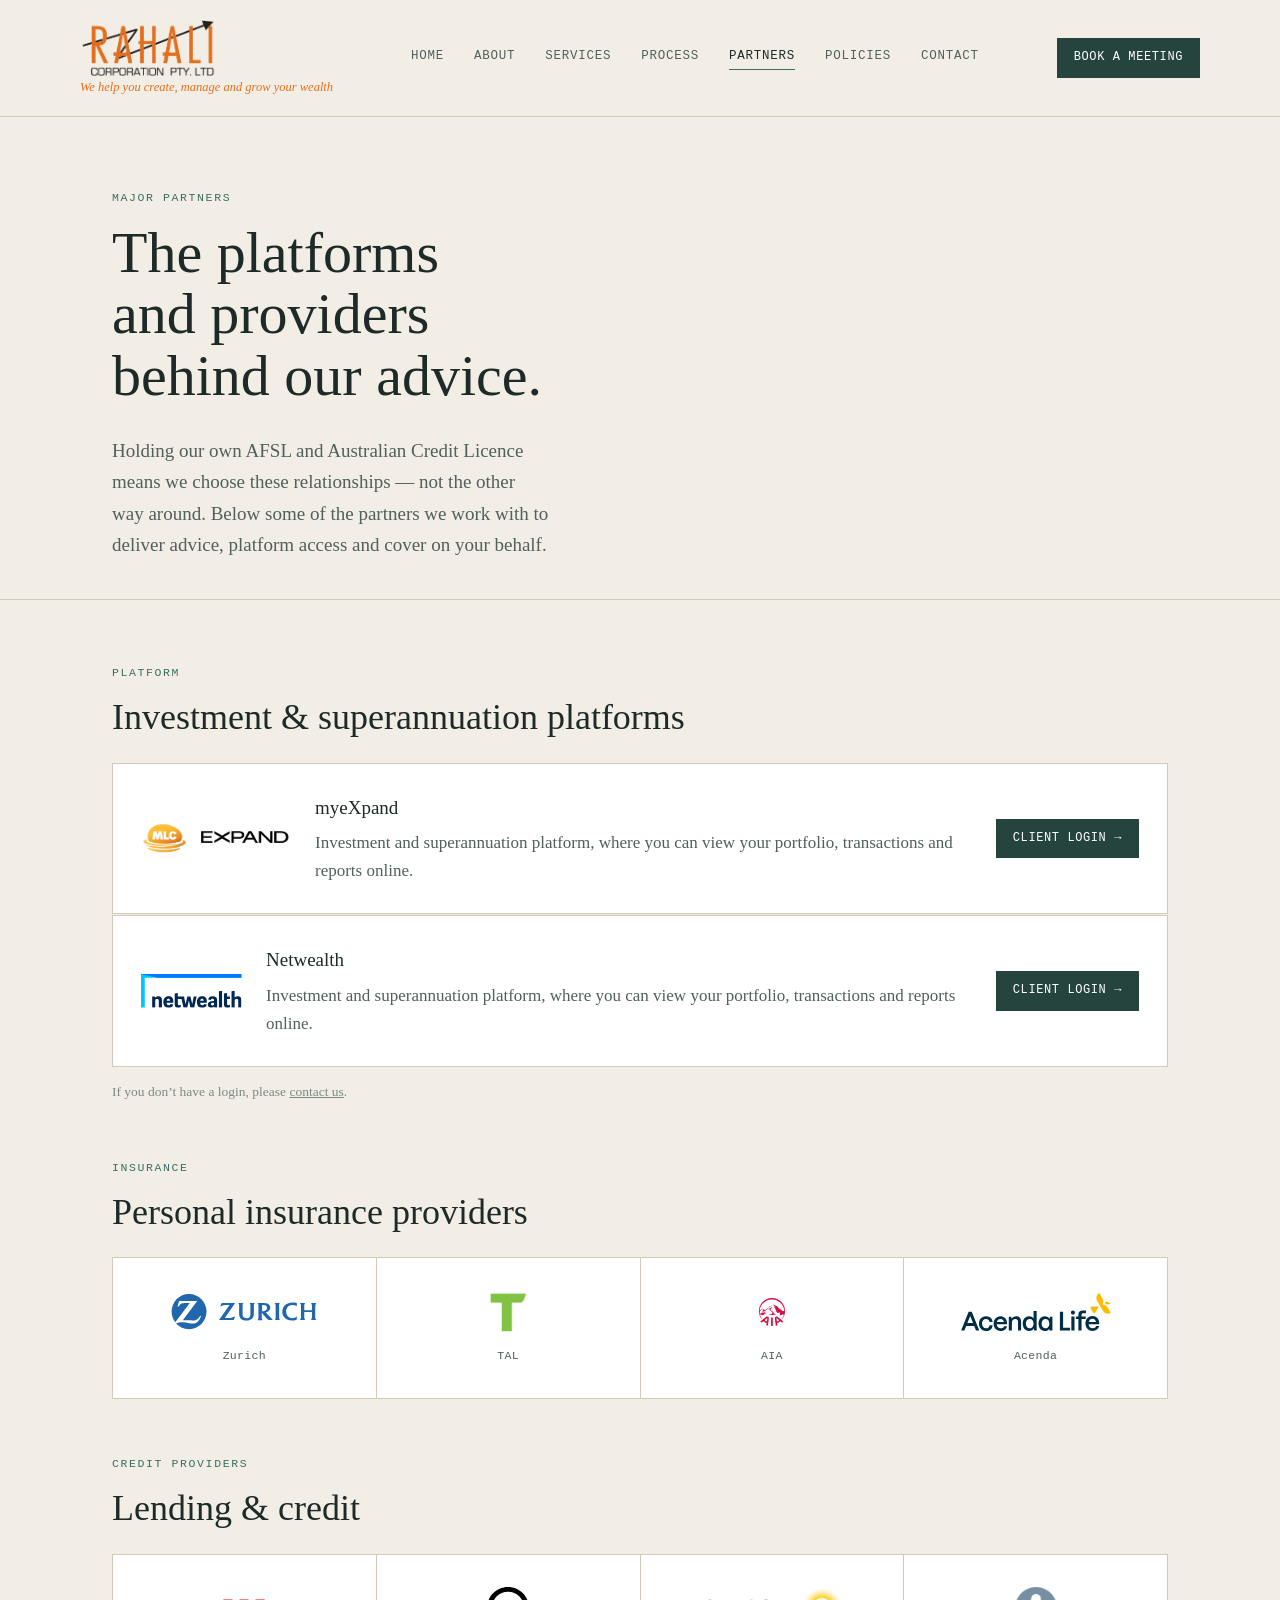
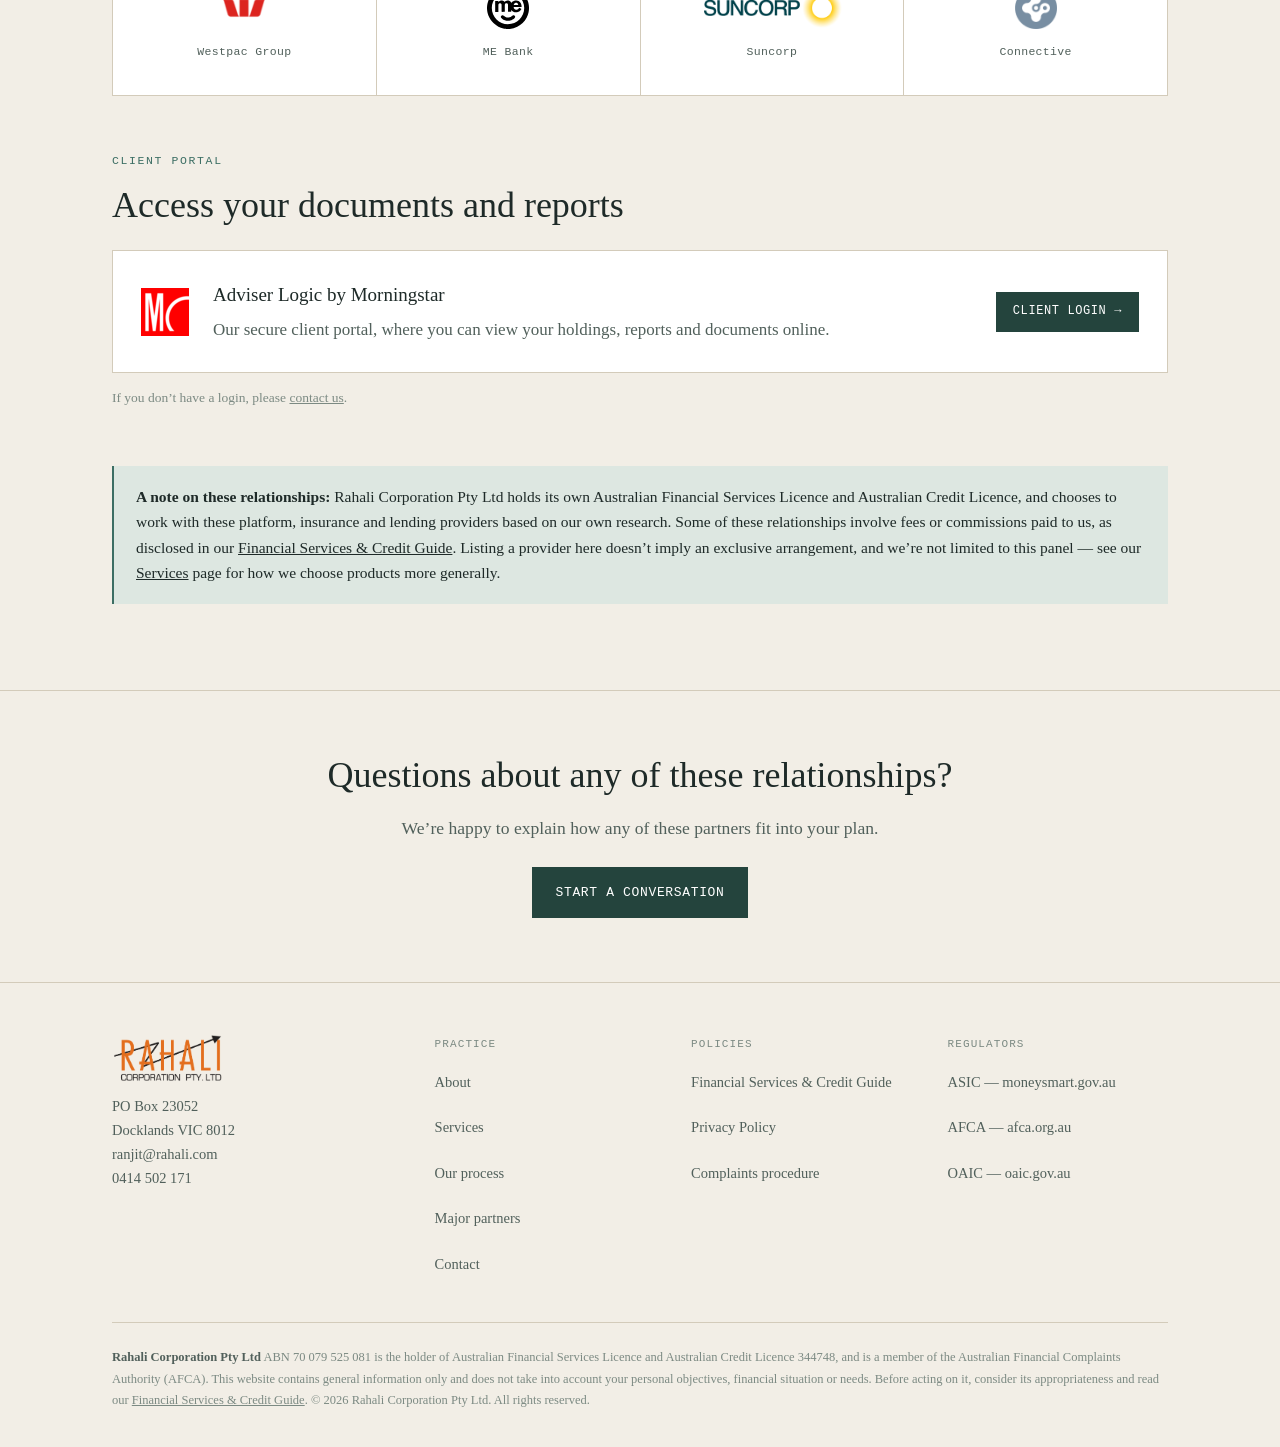
<file: partners.html>
<!DOCTYPE html>
<html lang="en-AU">
<head>
<meta charset="UTF-8">
<meta name="viewport" content="width=device-width, initial-scale=1.0">
<meta http-equiv="Content-Security-Policy" content="default-src 'self'; script-src 'self' https://static.cloudflareinsights.com; style-src 'self' 'unsafe-inline' https://fonts.googleapis.com; font-src 'self' https://fonts.gstatic.com; img-src 'self' data:; connect-src 'self' https://cloudflareinsights.com; base-uri 'self'; form-action 'self';">
<title>Major Partners | Rahali Corporation</title>
<meta name="description" content="The platform, insurance, credit and technology partners Rahali Corporation Pty Ltd works with to deliver advice, product access and client servicing.">
<link rel="canonical" href="https://rahali.com/partners.html">

<meta property="og:type" content="website">
<meta property="og:site_name" content="Rahali Corporation">
<meta property="og:locale" content="en_AU">
<meta property="og:title" content="Major Partners | Rahali Corporation">
<meta property="og:description" content="The platform, insurance, credit and technology partners Rahali Corporation Pty Ltd works with to deliver advice, product access and client servicing.">
<meta property="og:url" content="https://rahali.com/partners.html">
<meta property="og:image" content="https://rahali.com/assets/img/social-share.jpg">

<meta name="twitter:card" content="summary_large_image">
<meta name="twitter:title" content="Major Partners | Rahali Corporation">
<meta name="twitter:description" content="The platform, insurance, credit and technology partners Rahali Corporation Pty Ltd works with to deliver advice, product access and client servicing.">
<meta name="twitter:image" content="https://rahali.com/assets/img/social-share.jpg">

<link rel="icon" href="assets/img/favicon.png" type="image/png">
<link rel="preconnect" href="https://fonts.googleapis.com">
<link rel="preconnect" href="https://fonts.gstatic.com" crossorigin>
<link rel="stylesheet" href="https://fonts.googleapis.com/css2?family=Fraunces:opsz,wght@9..144,400;9..144,500;9..144,600&family=Source+Serif+4:ital,wght@0,400;0,500;0,600;1,400&family=IBM+Plex+Mono:wght@400;500&display=swap">
<link rel="stylesheet" href="assets/css/style.css">
</head>
<body>
<a class="skip-link" href="#main">Skip to content</a>
<div class="topbar">
  <div class="wrap topbar-inner">
    <a class="logo" href="index.html">
      <img src="assets/img/logo.png" alt="Rahali Corporation Pty Ltd" class="logo-img">
      <span class="logo-tagline">We help you create, manage and grow your wealth</span>
    </a>
    <nav class="site-nav" aria-label="Primary">
      <a href="index.html">Home</a>
      <a href="about.html">About</a>
      <a href="services.html">Services</a>
      <a href="process.html">Process</a>
      <a href="partners.html">Partners</a>
      <a href="policies.html">Policies</a>
      <a href="contact.html">Contact</a>
    </nav>
    <div class="topbar-cta">
      <a class="btn-primary btn-sm" href="contact.html">Book a meeting</a>
      <button class="nav-toggle" aria-label="Toggle menu" aria-expanded="false">
        <span></span><span></span><span></span>
      </button>
    </div>
  </div>
</div>

<main id="main">

<section class="hero" style="padding-bottom:20px;">
  <div class="wrap">
    <span class="eyebrow">Major Partners</span>
    <h1>The platforms and providers behind our advice.</h1>
    <p class="hero-sub">Holding our own AFSL and Australian Credit Licence means we choose these relationships &mdash; not the other way around. Below some of the partners we work with to deliver advice, platform access and cover on your behalf.</p>
  </div>
</section>

<section class="section">
  <div class="wrap">

    <div class="partner-category">
      <span class="eyebrow">Platform</span>
      <h2>Investment &amp; superannuation platforms</h2>

      <div class="panel" style="margin-top:24px; display:flex; align-items:center; gap:24px; flex-wrap:wrap;">
        <img src="assets/img/partners/mlc-expand.png" alt="myeXpand" class="partner-logo" style="height:48px;">
        <div style="flex:1; min-width:220px;">
          <h3 style="margin-bottom:6px;">myeXpand</h3>
          <p style="margin:0; color:var(--ink-soft);">Investment and superannuation platform, where you can view your portfolio, transactions and reports online.</p>
        </div>
        <a class="btn-primary btn-sm" href="https://www.myexpand.com.au/login" target="_blank" rel="noopener" style="white-space:nowrap;">Client login &rarr;</a>
      </div>

      <div class="panel" style="margin-top:1px; display:flex; align-items:center; gap:24px; flex-wrap:wrap;">
        <img src="assets/img/partners/netwealth.svg" alt="Netwealth" class="partner-logo" style="height:34px;">
        <div style="flex:1; min-width:220px;">
          <h3 style="margin-bottom:6px;">Netwealth</h3>
          <p style="margin:0; color:var(--ink-soft);">Investment and superannuation platform, where you can view your portfolio, transactions and reports online.</p>
        </div>
        <a class="btn-primary btn-sm" href="https://www.netwealth.com.au" target="_blank" rel="noopener" style="white-space:nowrap;">Client login &rarr;</a>
      </div>
      <p class="form-note" style="margin-top:14px;">If you don&rsquo;t have a login, please <a href="contact.html">contact us</a>.</p>
    </div>

    <div class="partner-category">
      <span class="eyebrow">Insurance</span>
      <h2>Personal insurance providers</h2>
      <div class="partner-grid">
        <a class="partner-card" href="https://www.zurich.com.au" target="_blank" rel="noopener">
          <img src="assets/img/partners/zurich.svg" alt="Zurich" class="partner-logo">
          <span class="partner-name">Zurich</span>
        </a>
        <a class="partner-card" href="https://www.tal.com.au" target="_blank" rel="noopener">
          <img src="assets/img/partners/tal.png" alt="TAL" class="partner-logo">
          <span class="partner-name">TAL</span>
        </a>
        <a class="partner-card" href="https://www.aia.com.au" target="_blank" rel="noopener">
          <img src="assets/img/partners/aia.svg" alt="AIA" class="partner-logo">
          <span class="partner-name">AIA</span>
        </a>
        <a class="partner-card" href="https://www.acenda.com.au" target="_blank" rel="noopener">
          <img src="assets/img/partners/acenda.svg" alt="Acenda" class="partner-logo">
          <span class="partner-name">Acenda</span>
        </a>
      </div>
    </div>

    <div class="partner-category">
      <span class="eyebrow">Credit Providers</span>
      <h2>Lending &amp; credit</h2>
      <div class="partner-grid">
        <a class="partner-card" href="https://www.westpac.com.au" target="_blank" rel="noopener">
          <img src="assets/img/partners/westpac.png" alt="Westpac Group" class="partner-logo">
          <span class="partner-name">Westpac Group</span>
        </a>
        <a class="partner-card" href="https://www.mebank.com.au" target="_blank" rel="noopener">
          <img src="assets/img/partners/mebank.svg" alt="ME Bank" class="partner-logo">
          <span class="partner-name">ME Bank</span>
        </a>
        <a class="partner-card" href="https://www.suncorp.com.au" target="_blank" rel="noopener">
          <img src="assets/img/partners/suncorp.png" alt="Suncorp" class="partner-logo">
          <span class="partner-name">Suncorp</span>
        </a>
        <a class="partner-card" href="https://www.connective.com.au" target="_blank" rel="noopener">
          <img src="assets/img/partners/connective.png" alt="Connective" class="partner-logo">
          <span class="partner-name">Connective</span>
        </a>
      </div>
    </div>

    <div class="partner-category">
      <span class="eyebrow">Client Portal</span>
      <h2>Access your documents and reports</h2>
      <div class="panel" style="margin-top:24px; display:flex; align-items:center; gap:24px; flex-wrap:wrap;">
        <img src="assets/img/partners/morningstar.png" alt="Morningstar" class="partner-logo" style="height:48px;">
        <div style="flex:1; min-width:220px;">
          <h3 style="margin-bottom:6px;">Adviser Logic by Morningstar</h3>
          <p style="margin:0; color:var(--ink-soft);">Our secure client portal, where you can view your holdings, reports and documents online.</p>
        </div>
        <a class="btn-primary btn-sm" href="https://www.adviserlogic.com/login.aspx" target="_blank" rel="noopener" style="white-space:nowrap;">Client login &rarr;</a>
      </div>
      <p class="form-note" style="margin-top:14px;">If you don&rsquo;t have a login, please <a href="contact.html">contact us</a>.</p>
    </div>

    <div class="callout" style="margin-top:56px;">
      <strong>A note on these relationships:</strong> Rahali Corporation Pty Ltd holds its own Australian Financial Services Licence and Australian Credit Licence, and chooses to work with these platform, insurance and lending providers based on our own research. Some of these relationships involve fees or commissions paid to us, as disclosed in our <a href="fscg.html">Financial Services &amp; Credit Guide</a>. Listing a provider here doesn&rsquo;t imply an exclusive arrangement, and we&rsquo;re not limited to this panel &mdash; see our <a href="services.html">Services</a> page for how we choose products more generally.
    </div>

  </div>
</section>

<section class="section text-center">
  <div class="wrap">
    <h2>Questions about any of these relationships?</h2>
    <p class="lead" style="margin:0 auto 24px;">We&rsquo;re happy to explain how any of these partners fit into your plan.</p>
    <a class="btn-primary" href="contact.html">Start a conversation</a>
  </div>
</section>

</main>
<footer class="site-footer">
  <div class="wrap">
    <div class="footer-grid">
      <div>
        <img src="assets/img/logo.png" alt="Rahali Corporation Pty Ltd" class="logo-img logo-img--footer">
        <p style="color:var(--ink-soft);font-size:14.5px;margin-top:14px;max-width:32ch;">PO Box 23052<br>Docklands VIC 8012<br><a href="mailto:ranjit@rahali.com">ranjit@rahali.com</a><br><a href="tel:+61414502171">0414 502 171</a></p>
      </div>
      <div>
        <h4>Practice</h4>
        <ul>
          <li><a href="about.html">About</a></li>
          <li><a href="services.html">Services</a></li>
          <li><a href="process.html">Our process</a></li>
          <li><a href="partners.html">Major partners</a></li>
          <li><a href="contact.html">Contact</a></li>
        </ul>
      </div>
      <div>
        <h4>Policies</h4>
        <ul>
          <li><a href="fscg.html">Financial Services &amp; Credit Guide</a></li>
          <li><a href="privacy.html">Privacy Policy</a></li>
          <li><a href="complaints.html">Complaints procedure</a></li>
        </ul>
      </div>
      <div>
        <h4>Regulators</h4>
        <ul>
          <li><a href="https://moneysmart.gov.au" target="_blank" rel="noopener">ASIC — moneysmart.gov.au</a></li>
          <li><a href="https://www.afca.org.au" target="_blank" rel="noopener">AFCA — afca.org.au</a></li>
          <li><a href="https://www.oaic.gov.au" target="_blank" rel="noopener">OAIC — oaic.gov.au</a></li>
        </ul>
      </div>
    </div>
    <div class="footer-legal">
      <strong>Rahali Corporation Pty Ltd</strong> ABN 70 079 525 081 is the holder of Australian Financial Services Licence and Australian Credit Licence 344748, and is a member of the Australian Financial Complaints Authority (AFCA). This website contains general information only and does not take into account your personal objectives, financial situation or needs. Before acting on it, consider its appropriateness and read our <a href="fscg.html">Financial Services &amp; Credit Guide</a>. &copy; <span data-year>2026</span> Rahali Corporation Pty Ltd. All rights reserved.
    </div>
  </div>
</footer>

<script src="assets/js/main.js"></script>
<script type='module' src='https://static.cloudflareinsights.com/beacon.min.js' data-cf-beacon='{"token": "2263f9cdb6f141d8b6240661b75b7e3c"}'></script>
</body>
</html>
</file>
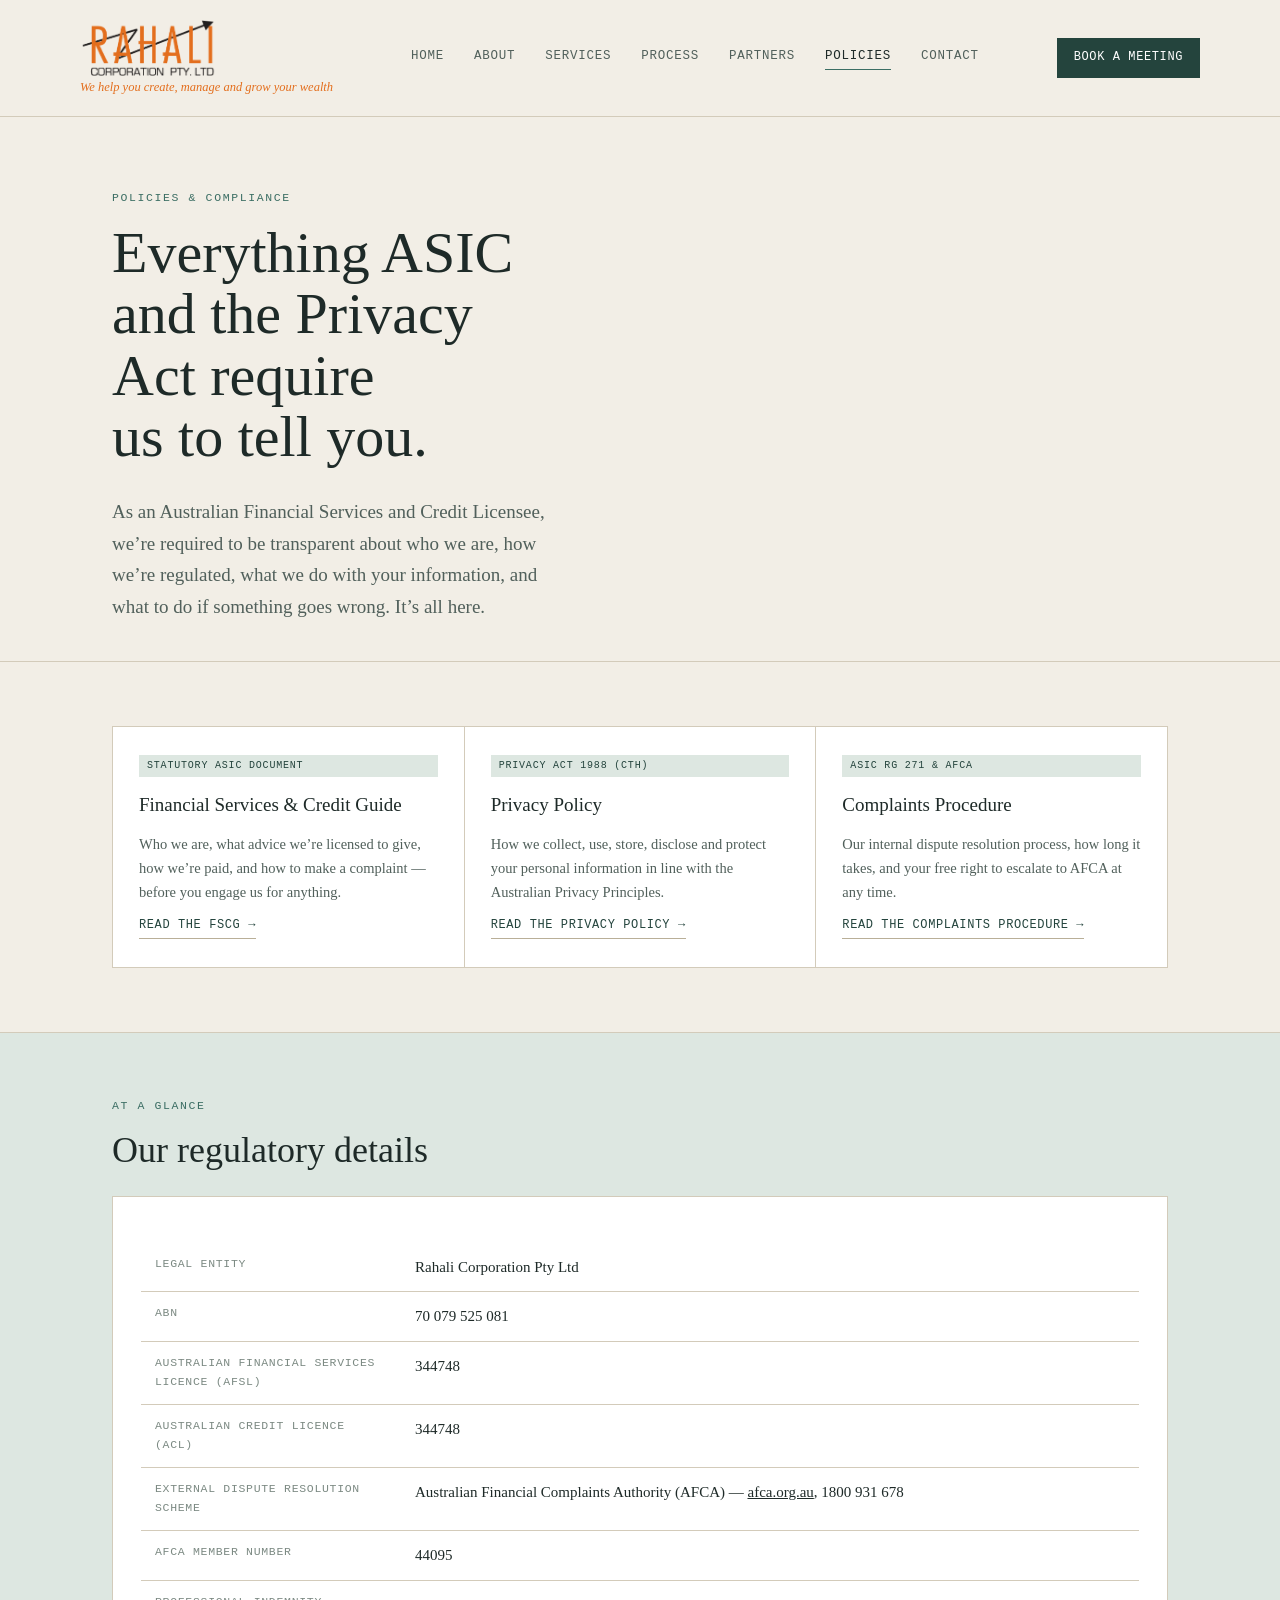
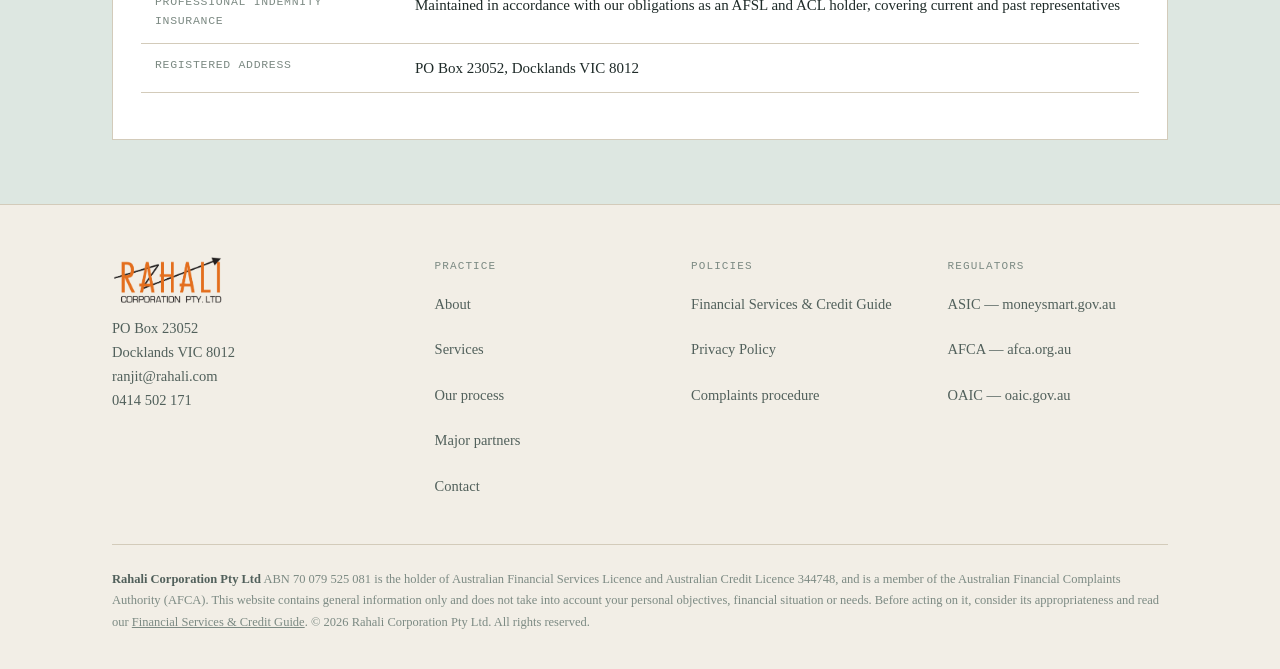
<file: policies.html>
<!DOCTYPE html>
<html lang="en-AU">
<head>
<meta charset="UTF-8">
<meta name="viewport" content="width=device-width, initial-scale=1.0">
<meta http-equiv="Content-Security-Policy" content="default-src 'self'; script-src 'self' https://static.cloudflareinsights.com; style-src 'self' 'unsafe-inline' https://fonts.googleapis.com; font-src 'self' https://fonts.gstatic.com; img-src 'self' data:; connect-src 'self' https://cloudflareinsights.com; base-uri 'self'; form-action 'self';">
<title>Policies & Compliance | Rahali Corporation</title>
<meta name="description" content="Privacy Policy, Financial Services &amp; Credit Guide and Complaints Procedure for Rahali Corporation Pty Ltd, AFSL &amp; Australian Credit Licence 344748.">
<link rel="canonical" href="https://rahali.com/policies.html">

<meta property="og:type" content="website">
<meta property="og:site_name" content="Rahali Corporation">
<meta property="og:locale" content="en_AU">
<meta property="og:title" content="Policies & Compliance | Rahali Corporation">
<meta property="og:description" content="Privacy Policy, Financial Services &amp; Credit Guide and Complaints Procedure for Rahali Corporation Pty Ltd, AFSL &amp; Australian Credit Licence 344748.">
<meta property="og:url" content="https://rahali.com/policies.html">
<meta property="og:image" content="https://rahali.com/assets/img/social-share.jpg">

<meta name="twitter:card" content="summary_large_image">
<meta name="twitter:title" content="Policies & Compliance | Rahali Corporation">
<meta name="twitter:description" content="Privacy Policy, Financial Services &amp; Credit Guide and Complaints Procedure for Rahali Corporation Pty Ltd, AFSL &amp; Australian Credit Licence 344748.">
<meta name="twitter:image" content="https://rahali.com/assets/img/social-share.jpg">

<link rel="icon" href="assets/img/favicon.png" type="image/png">
<link rel="preconnect" href="https://fonts.googleapis.com">
<link rel="preconnect" href="https://fonts.gstatic.com" crossorigin>
<link rel="stylesheet" href="https://fonts.googleapis.com/css2?family=Fraunces:opsz,wght@9..144,400;9..144,500;9..144,600&family=Source+Serif+4:ital,wght@0,400;0,500;0,600;1,400&family=IBM+Plex+Mono:wght@400;500&display=swap">
<link rel="stylesheet" href="assets/css/style.css">
</head>
<body>
<a class="skip-link" href="#main">Skip to content</a>
<div class="topbar">
  <div class="wrap topbar-inner">
    <a class="logo" href="index.html">
      <img src="assets/img/logo.png" alt="Rahali Corporation Pty Ltd" class="logo-img">
      <span class="logo-tagline">We help you create, manage and grow your wealth</span>
    </a>
    <nav class="site-nav" aria-label="Primary">
      <a href="index.html">Home</a>
      <a href="about.html">About</a>
      <a href="services.html">Services</a>
      <a href="process.html">Process</a>
      <a href="partners.html">Partners</a>
      <a href="policies.html">Policies</a>
      <a href="contact.html">Contact</a>
    </nav>
    <div class="topbar-cta">
      <a class="btn-primary btn-sm" href="contact.html">Book a meeting</a>
      <button class="nav-toggle" aria-label="Toggle menu" aria-expanded="false">
        <span></span><span></span><span></span>
      </button>
    </div>
  </div>
</div>

<main id="main">

<section class="hero" style="padding-bottom:20px;">
  <div class="wrap">
    <span class="eyebrow">Policies &amp; Compliance</span>
    <h1>Everything ASIC and the Privacy Act require us to tell you.</h1>
    <p class="hero-sub">As an Australian Financial Services and Credit Licensee, we&rsquo;re required to be transparent about who we are, how we&rsquo;re regulated, what we do with your information, and what to do if something goes wrong. It&rsquo;s all here.</p>
  </div>
</section>

<section class="section">
  <div class="wrap">
    <div class="policy-grid">
      <div class="policy-card">
        <span class="tag">Statutory ASIC document</span>
        <h3>Financial Services &amp; Credit Guide</h3>
        <p>Who we are, what advice we&rsquo;re licensed to give, how we&rsquo;re paid, and how to make a complaint &mdash; before you engage us for anything.</p>
        <a href="fscg.html">Read the FSCG &rarr;</a>
      </div>
      <div class="policy-card">
        <span class="tag">Privacy Act 1988 (Cth)</span>
        <h3>Privacy Policy</h3>
        <p>How we collect, use, store, disclose and protect your personal information in line with the Australian Privacy Principles.</p>
        <a href="privacy.html">Read the Privacy Policy &rarr;</a>
      </div>
      <div class="policy-card">
        <span class="tag">ASIC RG 271 &amp; AFCA</span>
        <h3>Complaints Procedure</h3>
        <p>Our internal dispute resolution process, how long it takes, and your free right to escalate to AFCA at any time.</p>
        <a href="complaints.html">Read the Complaints Procedure &rarr;</a>
      </div>
    </div>
  </div>
</section>

<section class="section section--tint">
  <div class="wrap">
    <span class="eyebrow">At a glance</span>
    <h2>Our regulatory details</h2>
    <div class="panel" style="margin-top:24px;">
      <table>
        <tbody>
          <tr><th style="width:260px;">Legal entity</th><td>Rahali Corporation Pty Ltd</td></tr>
          <tr><th>ABN</th><td>70 079 525 081</td></tr>
          <tr><th>Australian Financial Services Licence (AFSL)</th><td>344748</td></tr>
          <tr><th>Australian Credit Licence (ACL)</th><td>344748</td></tr>
          <tr><th>External Dispute Resolution scheme</th><td>Australian Financial Complaints Authority (AFCA) &mdash; <a href="https://www.afca.org.au" target="_blank" rel="noopener">afca.org.au</a>, 1800 931 678</td></tr>
          <tr><th>AFCA member number</th><td>44095</td></tr>
          <tr><th>Professional Indemnity insurance</th><td>Maintained in accordance with our obligations as an AFSL and ACL holder, covering current and past representatives</td></tr>
          <tr><th>Registered address</th><td>PO Box 23052, Docklands VIC 8012</td></tr>
        </tbody>
      </table>
    </div>
  </div>
</section>

</main>
<footer class="site-footer">
  <div class="wrap">
    <div class="footer-grid">
      <div>
        <img src="assets/img/logo.png" alt="Rahali Corporation Pty Ltd" class="logo-img logo-img--footer">
        <p style="color:var(--ink-soft);font-size:14.5px;margin-top:14px;max-width:32ch;">PO Box 23052<br>Docklands VIC 8012<br><a href="mailto:ranjit@rahali.com">ranjit@rahali.com</a><br><a href="tel:+61414502171">0414 502 171</a></p>
      </div>
      <div>
        <h4>Practice</h4>
        <ul>
          <li><a href="about.html">About</a></li>
          <li><a href="services.html">Services</a></li>
          <li><a href="process.html">Our process</a></li>
          <li><a href="partners.html">Major partners</a></li>
          <li><a href="contact.html">Contact</a></li>
        </ul>
      </div>
      <div>
        <h4>Policies</h4>
        <ul>
          <li><a href="fscg.html">Financial Services &amp; Credit Guide</a></li>
          <li><a href="privacy.html">Privacy Policy</a></li>
          <li><a href="complaints.html">Complaints procedure</a></li>
        </ul>
      </div>
      <div>
        <h4>Regulators</h4>
        <ul>
          <li><a href="https://moneysmart.gov.au" target="_blank" rel="noopener">ASIC — moneysmart.gov.au</a></li>
          <li><a href="https://www.afca.org.au" target="_blank" rel="noopener">AFCA — afca.org.au</a></li>
          <li><a href="https://www.oaic.gov.au" target="_blank" rel="noopener">OAIC — oaic.gov.au</a></li>
        </ul>
      </div>
    </div>
    <div class="footer-legal">
      <strong>Rahali Corporation Pty Ltd</strong> ABN 70 079 525 081 is the holder of Australian Financial Services Licence and Australian Credit Licence 344748, and is a member of the Australian Financial Complaints Authority (AFCA). This website contains general information only and does not take into account your personal objectives, financial situation or needs. Before acting on it, consider its appropriateness and read our <a href="fscg.html">Financial Services &amp; Credit Guide</a>. &copy; <span data-year>2026</span> Rahali Corporation Pty Ltd. All rights reserved.
    </div>
  </div>
</footer>

<script src="assets/js/main.js"></script>
<script type='module' src='https://static.cloudflareinsights.com/beacon.min.js' data-cf-beacon='{"token": "2263f9cdb6f141d8b6240661b75b7e3c"}'></script>
</body>
</html>
</file>
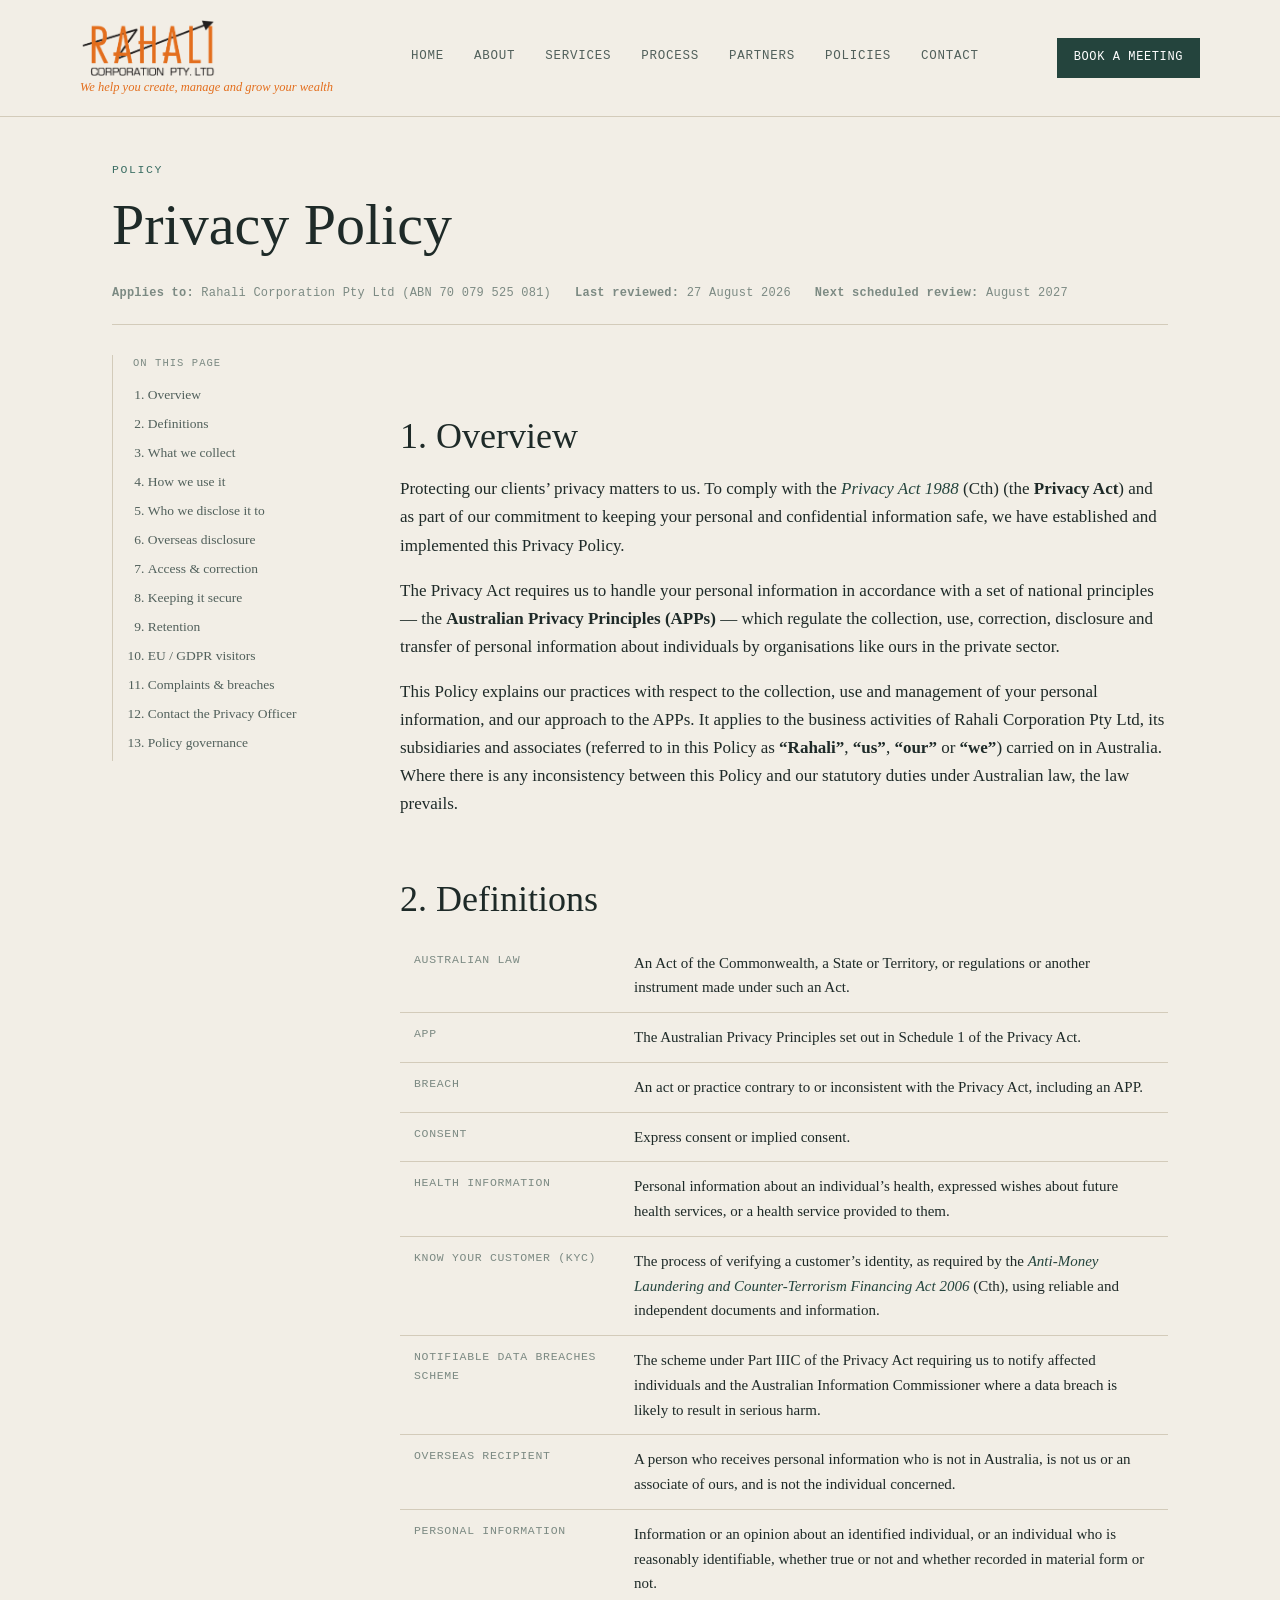
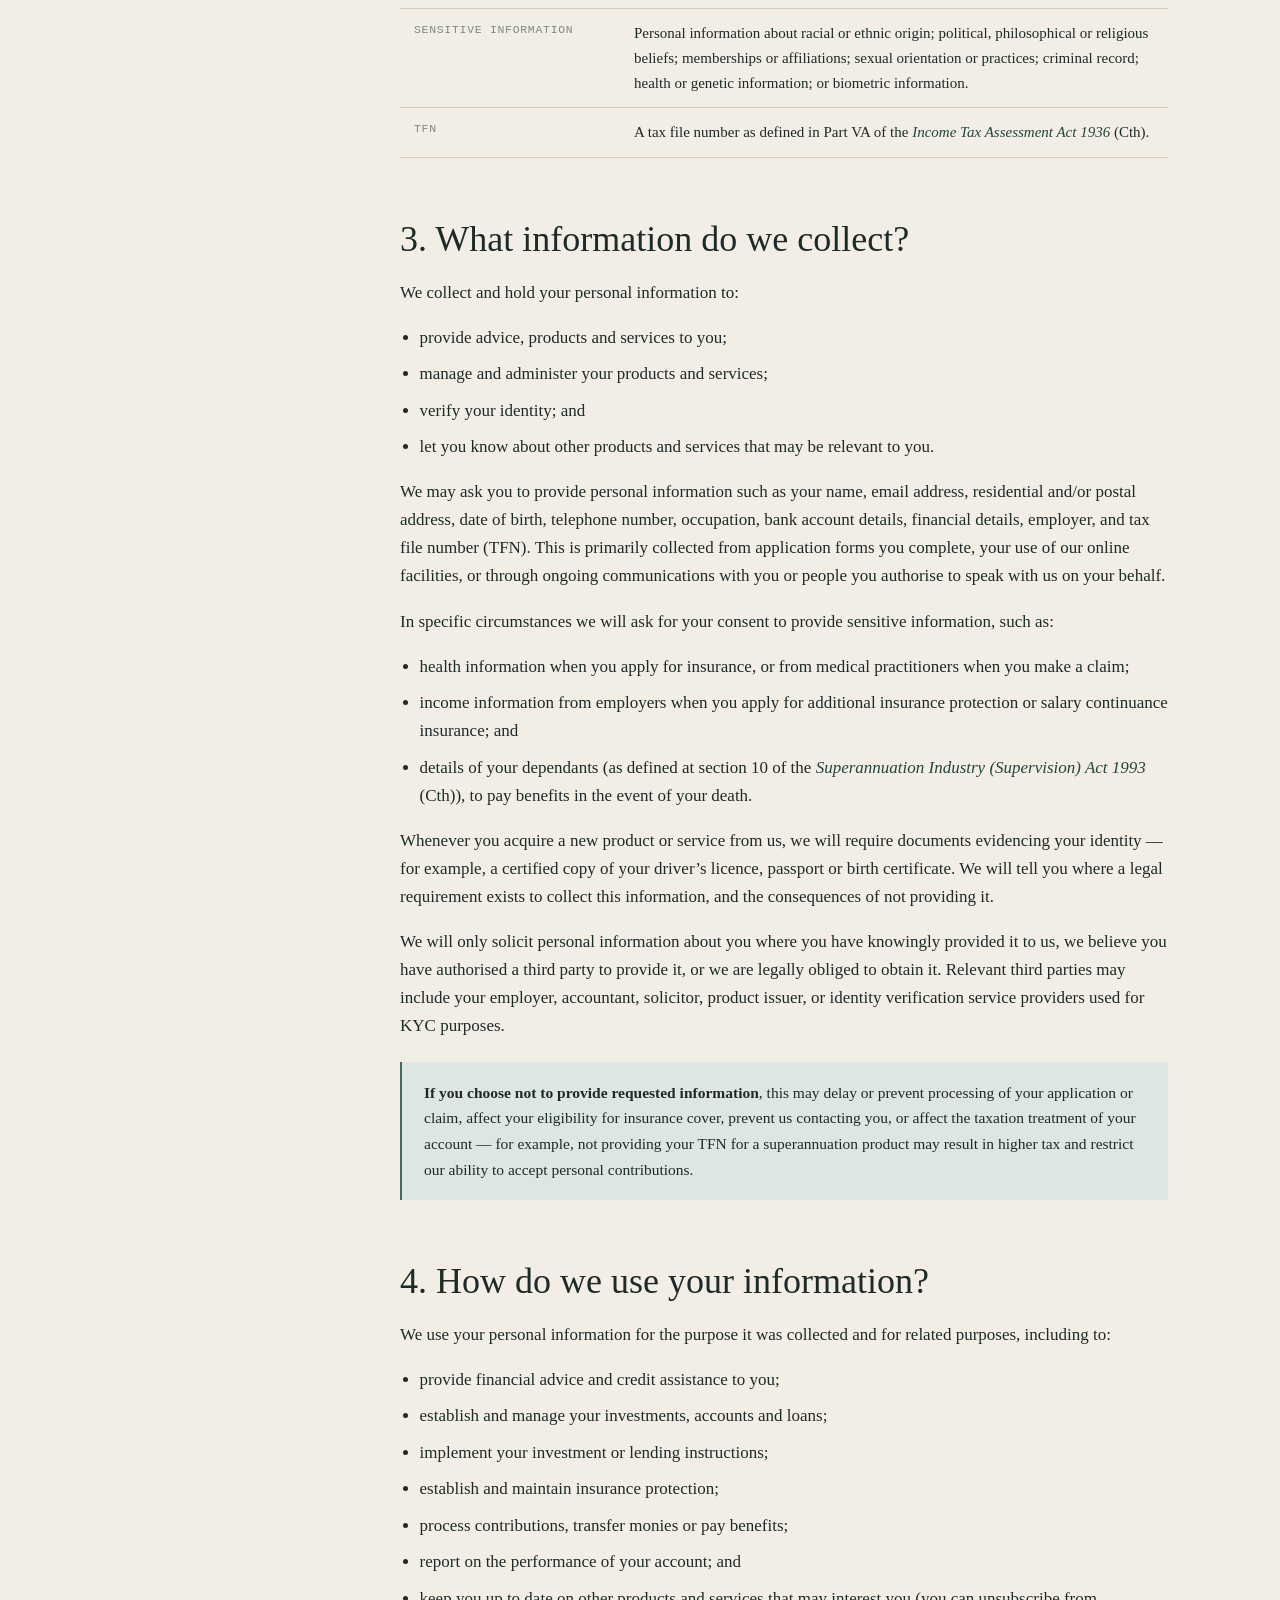
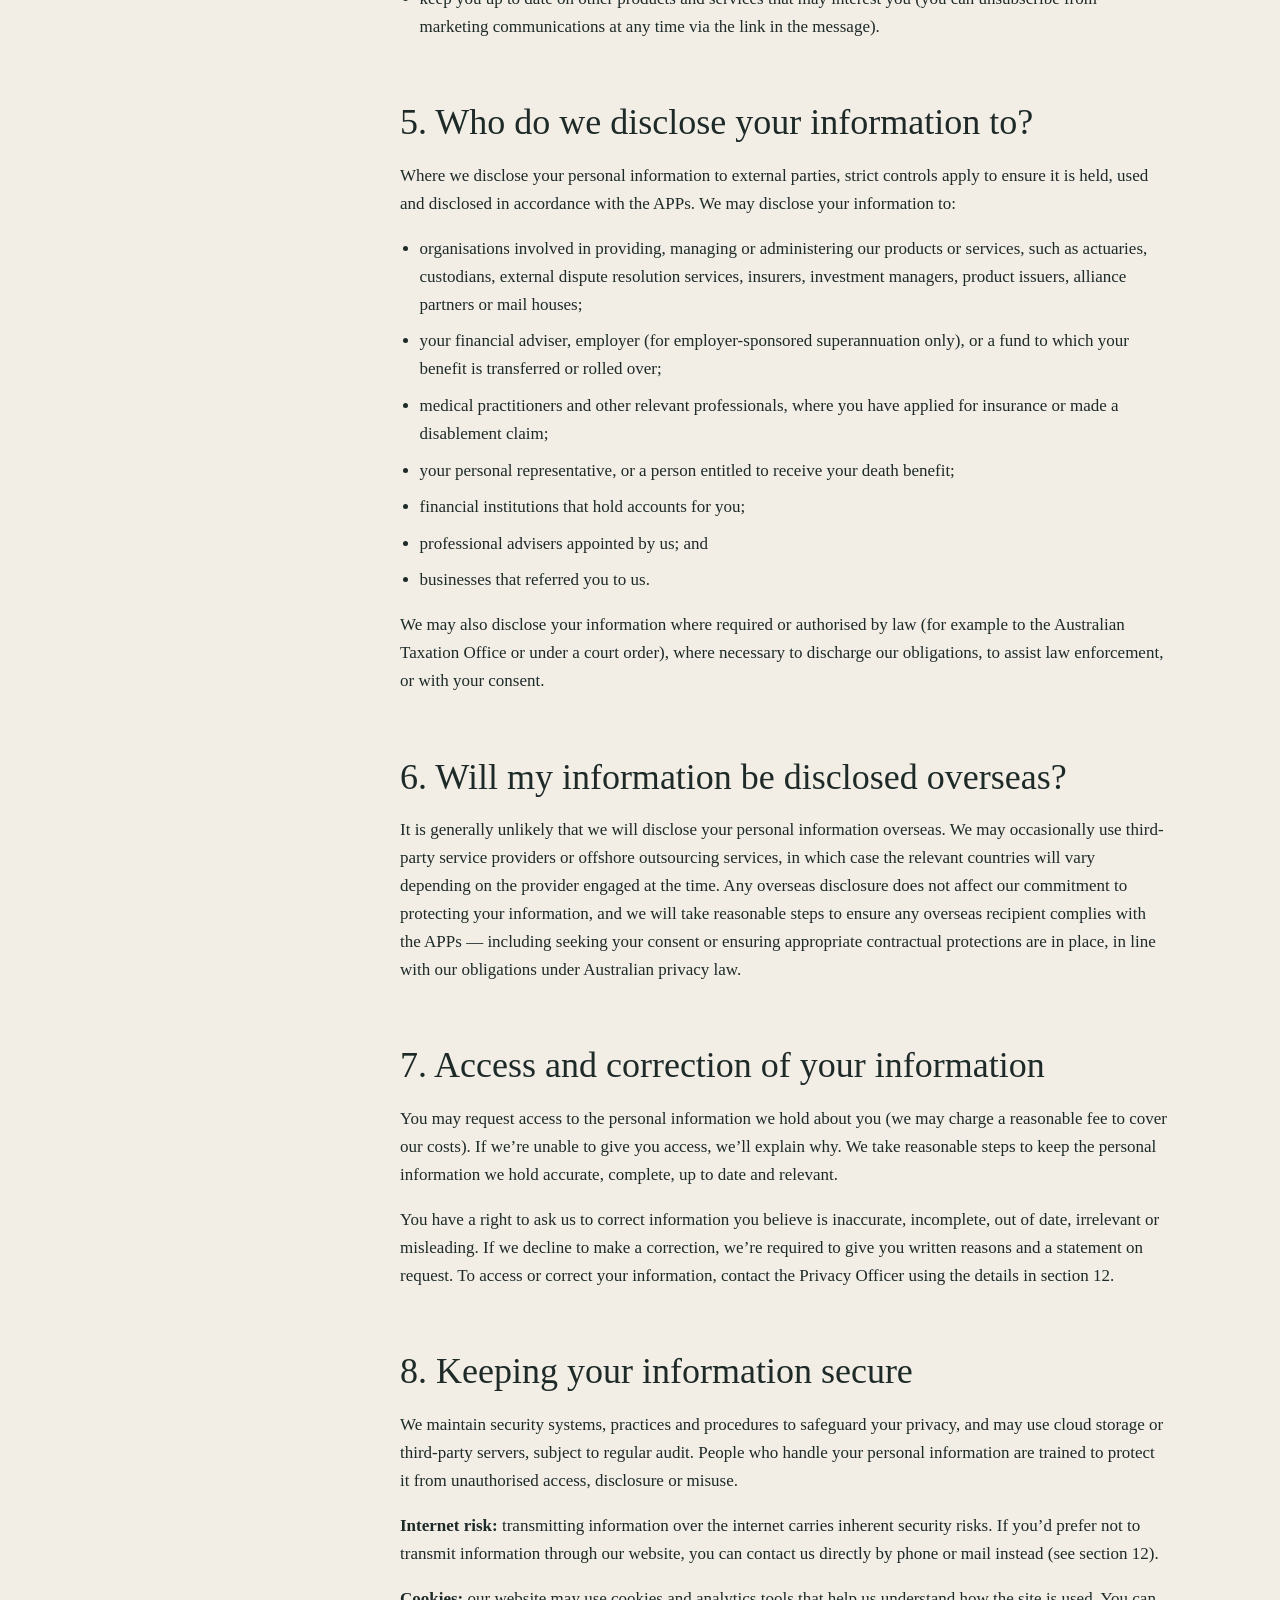
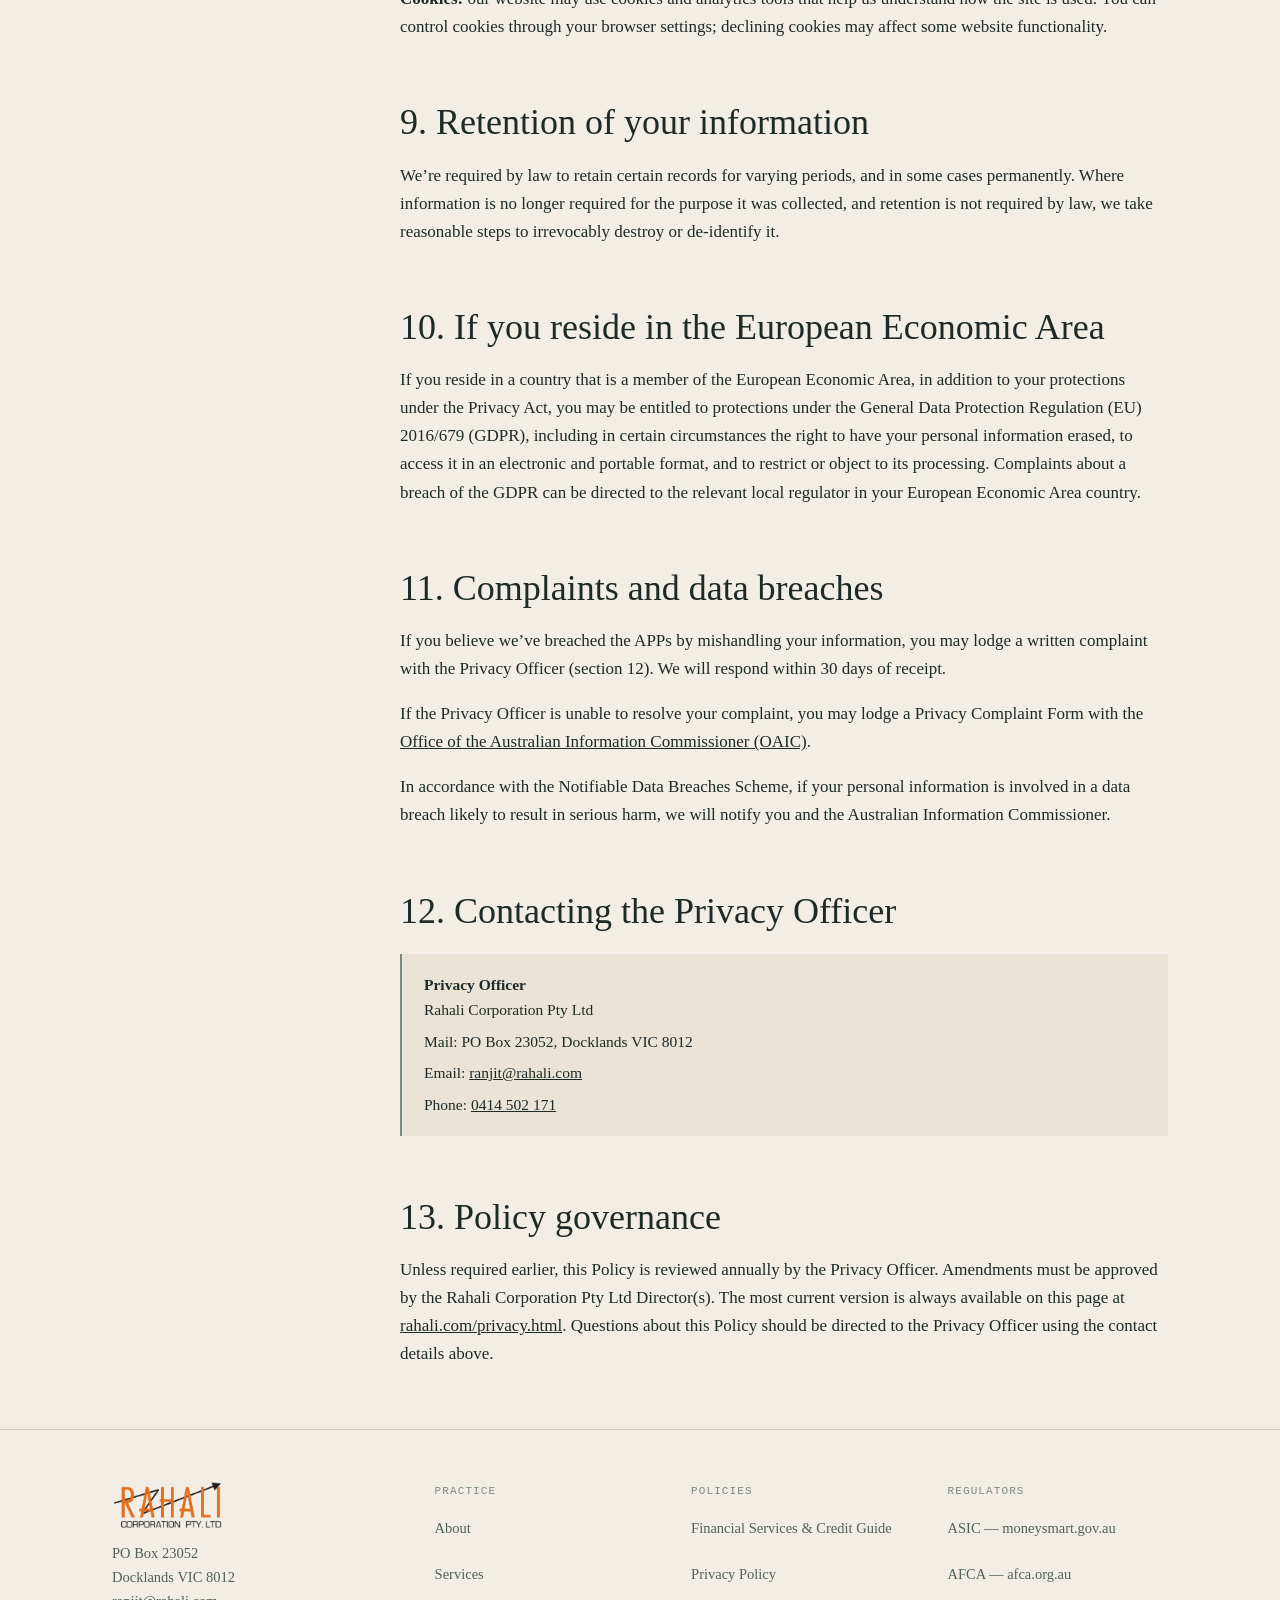
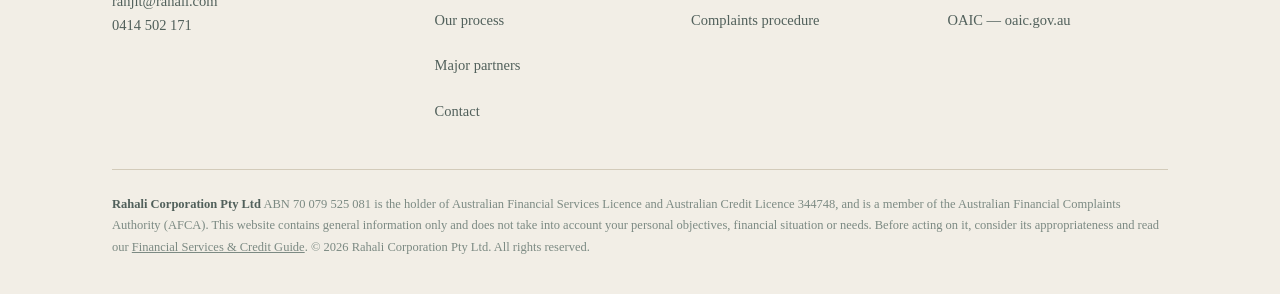
<file: privacy.html>
<!DOCTYPE html>
<html lang="en-AU">
<head>
<meta charset="UTF-8">
<meta name="viewport" content="width=device-width, initial-scale=1.0">
<meta http-equiv="Content-Security-Policy" content="default-src 'self'; script-src 'self' https://static.cloudflareinsights.com; style-src 'self' 'unsafe-inline' https://fonts.googleapis.com; font-src 'self' https://fonts.gstatic.com; img-src 'self' data:; connect-src 'self' https://cloudflareinsights.com; base-uri 'self'; form-action 'self';">
<title>Privacy Policy | Rahali Corporation</title>
<meta name="description" content="Rahali Corporation Pty Ltd Privacy Policy &mdash; how we collect, use, disclose and protect your personal information under the Privacy Act 1988 (Cth) and the Australian Privacy Principles.">
<link rel="canonical" href="https://rahali.com/privacy.html">

<meta property="og:type" content="website">
<meta property="og:site_name" content="Rahali Corporation">
<meta property="og:locale" content="en_AU">
<meta property="og:title" content="Privacy Policy | Rahali Corporation">
<meta property="og:description" content="Rahali Corporation Pty Ltd Privacy Policy &mdash; how we collect, use, disclose and protect your personal information under the Privacy Act 1988 (Cth) and the Australian Privacy Principles.">
<meta property="og:url" content="https://rahali.com/privacy.html">
<meta property="og:image" content="https://rahali.com/assets/img/social-share.jpg">

<meta name="twitter:card" content="summary_large_image">
<meta name="twitter:title" content="Privacy Policy | Rahali Corporation">
<meta name="twitter:description" content="Rahali Corporation Pty Ltd Privacy Policy &mdash; how we collect, use, disclose and protect your personal information under the Privacy Act 1988 (Cth) and the Australian Privacy Principles.">
<meta name="twitter:image" content="https://rahali.com/assets/img/social-share.jpg">

<link rel="icon" href="assets/img/favicon.png" type="image/png">
<link rel="preconnect" href="https://fonts.googleapis.com">
<link rel="preconnect" href="https://fonts.gstatic.com" crossorigin>
<link rel="stylesheet" href="https://fonts.googleapis.com/css2?family=Fraunces:opsz,wght@9..144,400;9..144,500;9..144,600&family=Source+Serif+4:ital,wght@0,400;0,500;0,600;1,400&family=IBM+Plex+Mono:wght@400;500&display=swap">
<link rel="stylesheet" href="assets/css/style.css">
</head>
<body>
<a class="skip-link" href="#main">Skip to content</a>
<div class="topbar">
  <div class="wrap topbar-inner">
    <a class="logo" href="index.html">
      <img src="assets/img/logo.png" alt="Rahali Corporation Pty Ltd" class="logo-img">
      <span class="logo-tagline">We help you create, manage and grow your wealth</span>
    </a>
    <nav class="site-nav" aria-label="Primary">
      <a href="index.html">Home</a>
      <a href="about.html">About</a>
      <a href="services.html">Services</a>
      <a href="process.html">Process</a>
      <a href="partners.html">Partners</a>
      <a href="policies.html">Policies</a>
      <a href="contact.html">Contact</a>
    </nav>
    <div class="topbar-cta">
      <a class="btn-primary btn-sm" href="contact.html">Book a meeting</a>
      <button class="nav-toggle" aria-label="Toggle menu" aria-expanded="false">
        <span></span><span></span><span></span>
      </button>
    </div>
  </div>
</div>

<main id="main">

<section class="section--tight">
  <div class="wrap">
    <span class="eyebrow">Policy</span>
    <h1>Privacy Policy</h1>
    <div class="legal-meta">
      <span><strong>Applies to:</strong> Rahali Corporation Pty Ltd (ABN 70 079 525 081)</span>
      <span><strong>Last reviewed:</strong> 27 August 2026</span>
      <span><strong>Next scheduled review:</strong> August 2027</span>
    </div>

    <div class="legal-layout">
      <nav class="legal-toc" aria-label="Privacy Policy sections">
        <h4>On this page</h4>
        <ol>
          <li><a href="#overview">Overview</a></li>
          <li><a href="#definitions">Definitions</a></li>
          <li><a href="#collection">What we collect</a></li>
          <li><a href="#use">How we use it</a></li>
          <li><a href="#disclosure">Who we disclose it to</a></li>
          <li><a href="#overseas">Overseas disclosure</a></li>
          <li><a href="#access">Access &amp; correction</a></li>
          <li><a href="#security">Keeping it secure</a></li>
          <li><a href="#retention">Retention</a></li>
          <li><a href="#gdpr">EU / GDPR visitors</a></li>
          <li><a href="#complaints">Complaints &amp; breaches</a></li>
          <li><a href="#contact">Contact the Privacy Officer</a></li>
          <li><a href="#governance">Policy governance</a></li>
        </ol>
      </nav>

      <article class="legal-body">

        <h2 id="overview">1. Overview</h2>
        <p>Protecting our clients&rsquo; privacy matters to us. To comply with the <em>Privacy Act 1988</em> (Cth) (the <strong>Privacy Act</strong>) and as part of our commitment to keeping your personal and confidential information safe, we have established and implemented this Privacy Policy.</p>
        <p>The Privacy Act requires us to handle your personal information in accordance with a set of national principles &mdash; the <strong>Australian Privacy Principles (APPs)</strong> &mdash; which regulate the collection, use, correction, disclosure and transfer of personal information about individuals by organisations like ours in the private sector.</p>
        <p>This Policy explains our practices with respect to the collection, use and management of your personal information, and our approach to the APPs. It applies to the business activities of Rahali Corporation Pty Ltd, its subsidiaries and associates (referred to in this Policy as <strong>&ldquo;Rahali&rdquo;</strong>, <strong>&ldquo;us&rdquo;</strong>, <strong>&ldquo;our&rdquo;</strong> or <strong>&ldquo;we&rdquo;</strong>) carried on in Australia. Where there is any inconsistency between this Policy and our statutory duties under Australian law, the law prevails.</p>

        <h2 id="definitions">2. Definitions</h2>
        <table>
          <tbody>
            <tr><th style="width:220px;">Australian law</th><td>An Act of the Commonwealth, a State or Territory, or regulations or another instrument made under such an Act.</td></tr>
            <tr><th>APP</th><td>The Australian Privacy Principles set out in Schedule 1 of the Privacy Act.</td></tr>
            <tr><th>Breach</th><td>An act or practice contrary to or inconsistent with the Privacy Act, including an APP.</td></tr>
            <tr><th>Consent</th><td>Express consent or implied consent.</td></tr>
            <tr><th>Health information</th><td>Personal information about an individual&rsquo;s health, expressed wishes about future health services, or a health service provided to them.</td></tr>
            <tr><th>Know Your Customer (KYC)</th><td>The process of verifying a customer&rsquo;s identity, as required by the <em>Anti-Money Laundering and Counter-Terrorism Financing Act 2006</em> (Cth), using reliable and independent documents and information.</td></tr>
            <tr><th>Notifiable Data Breaches Scheme</th><td>The scheme under Part IIIC of the Privacy Act requiring us to notify affected individuals and the Australian Information Commissioner where a data breach is likely to result in serious harm.</td></tr>
            <tr><th>Overseas recipient</th><td>A person who receives personal information who is not in Australia, is not us or an associate of ours, and is not the individual concerned.</td></tr>
            <tr><th>Personal information</th><td>Information or an opinion about an identified individual, or an individual who is reasonably identifiable, whether true or not and whether recorded in material form or not.</td></tr>
            <tr><th>Sensitive information</th><td>Personal information about racial or ethnic origin; political, philosophical or religious beliefs; memberships or affiliations; sexual orientation or practices; criminal record; health or genetic information; or biometric information.</td></tr>
            <tr><th>TFN</th><td>A tax file number as defined in Part VA of the <em>Income Tax Assessment Act 1936</em> (Cth).</td></tr>
          </tbody>
        </table>

        <h2 id="collection">3. What information do we collect?</h2>
        <p>We collect and hold your personal information to:</p>
        <ul>
          <li>provide advice, products and services to you;</li>
          <li>manage and administer your products and services;</li>
          <li>verify your identity; and</li>
          <li>let you know about other products and services that may be relevant to you.</li>
        </ul>
        <p>We may ask you to provide personal information such as your name, email address, residential and/or postal address, date of birth, telephone number, occupation, bank account details, financial details, employer, and tax file number (TFN). This is primarily collected from application forms you complete, your use of our online facilities, or through ongoing communications with you or people you authorise to speak with us on your behalf.</p>
        <p>In specific circumstances we will ask for your consent to provide sensitive information, such as:</p>
        <ul>
          <li>health information when you apply for insurance, or from medical practitioners when you make a claim;</li>
          <li>income information from employers when you apply for additional insurance protection or salary continuance insurance; and</li>
          <li>details of your dependants (as defined at section 10 of the <em>Superannuation Industry (Supervision) Act 1993</em> (Cth)), to pay benefits in the event of your death.</li>
        </ul>
        <p>Whenever you acquire a new product or service from us, we will require documents evidencing your identity &mdash; for example, a certified copy of your driver&rsquo;s licence, passport or birth certificate. We will tell you where a legal requirement exists to collect this information, and the consequences of not providing it.</p>
        <p>We will only solicit personal information about you where you have knowingly provided it to us, we believe you have authorised a third party to provide it, or we are legally obliged to obtain it. Relevant third parties may include your employer, accountant, solicitor, product issuer, or identity verification service providers used for KYC purposes.</p>
        <div class="callout">
          <strong>If you choose not to provide requested information</strong>, this may delay or prevent processing of your application or claim, affect your eligibility for insurance cover, prevent us contacting you, or affect the taxation treatment of your account &mdash; for example, not providing your TFN for a superannuation product may result in higher tax and restrict our ability to accept personal contributions.
        </div>

        <h2 id="use">4. How do we use your information?</h2>
        <p>We use your personal information for the purpose it was collected and for related purposes, including to:</p>
        <ul>
          <li>provide financial advice and credit assistance to you;</li>
          <li>establish and manage your investments, accounts and loans;</li>
          <li>implement your investment or lending instructions;</li>
          <li>establish and maintain insurance protection;</li>
          <li>process contributions, transfer monies or pay benefits;</li>
          <li>report on the performance of your account; and</li>
          <li>keep you up to date on other products and services that may interest you (you can unsubscribe from marketing communications at any time via the link in the message).</li>
        </ul>

        <h2 id="disclosure">5. Who do we disclose your information to?</h2>
        <p>Where we disclose your personal information to external parties, strict controls apply to ensure it is held, used and disclosed in accordance with the APPs. We may disclose your information to:</p>
        <ul>
          <li>organisations involved in providing, managing or administering our products or services, such as actuaries, custodians, external dispute resolution services, insurers, investment managers, product issuers, alliance partners or mail houses;</li>
          <li>your financial adviser, employer (for employer-sponsored superannuation only), or a fund to which your benefit is transferred or rolled over;</li>
          <li>medical practitioners and other relevant professionals, where you have applied for insurance or made a disablement claim;</li>
          <li>your personal representative, or a person entitled to receive your death benefit;</li>
          <li>financial institutions that hold accounts for you;</li>
          <li>professional advisers appointed by us; and</li>
          <li>businesses that referred you to us.</li>
        </ul>
        <p>We may also disclose your information where required or authorised by law (for example to the Australian Taxation Office or under a court order), where necessary to discharge our obligations, to assist law enforcement, or with your consent.</p>

        <h2 id="overseas">6. Will my information be disclosed overseas?</h2>
        <p>It is generally unlikely that we will disclose your personal information overseas. We may occasionally use third-party service providers or offshore outsourcing services, in which case the relevant countries will vary depending on the provider engaged at the time. Any overseas disclosure does not affect our commitment to protecting your information, and we will take reasonable steps to ensure any overseas recipient complies with the APPs &mdash; including seeking your consent or ensuring appropriate contractual protections are in place, in line with our obligations under Australian privacy law.</p>

        <h2 id="access">7. Access and correction of your information</h2>
        <p>You may request access to the personal information we hold about you (we may charge a reasonable fee to cover our costs). If we&rsquo;re unable to give you access, we&rsquo;ll explain why. We take reasonable steps to keep the personal information we hold accurate, complete, up to date and relevant.</p>
        <p>You have a right to ask us to correct information you believe is inaccurate, incomplete, out of date, irrelevant or misleading. If we decline to make a correction, we&rsquo;re required to give you written reasons and a statement on request. To access or correct your information, contact the Privacy Officer using the details in section 12.</p>

        <h2 id="security">8. Keeping your information secure</h2>
        <p>We maintain security systems, practices and procedures to safeguard your privacy, and may use cloud storage or third-party servers, subject to regular audit. People who handle your personal information are trained to protect it from unauthorised access, disclosure or misuse.</p>
        <p><strong>Internet risk:</strong> transmitting information over the internet carries inherent security risks. If you&rsquo;d prefer not to transmit information through our website, you can contact us directly by phone or mail instead (see section 12).</p>
        <p><strong>Cookies:</strong> our website may use cookies and analytics tools that help us understand how the site is used. You can control cookies through your browser settings; declining cookies may affect some website functionality.</p>

        <h2 id="retention">9. Retention of your information</h2>
        <p>We&rsquo;re required by law to retain certain records for varying periods, and in some cases permanently. Where information is no longer required for the purpose it was collected, and retention is not required by law, we take reasonable steps to irrevocably destroy or de-identify it.</p>

        <h2 id="gdpr">10. If you reside in the European Economic Area</h2>
        <p>If you reside in a country that is a member of the European Economic Area, in addition to your protections under the Privacy Act, you may be entitled to protections under the General Data Protection Regulation (EU) 2016/679 (GDPR), including in certain circumstances the right to have your personal information erased, to access it in an electronic and portable format, and to restrict or object to its processing. Complaints about a breach of the GDPR can be directed to the relevant local regulator in your European Economic Area country.</p>

        <h2 id="complaints">11. Complaints and data breaches</h2>
        <p>If you believe we&rsquo;ve breached the APPs by mishandling your information, you may lodge a written complaint with the Privacy Officer (section 12). We will respond within 30 days of receipt.</p>
        <p>If the Privacy Officer is unable to resolve your complaint, you may lodge a Privacy Complaint Form with the <a href="https://www.oaic.gov.au" target="_blank" rel="noopener">Office of the Australian Information Commissioner (OAIC)</a>.</p>
        <p>In accordance with the Notifiable Data Breaches Scheme, if your personal information is involved in a data breach likely to result in serious harm, we will notify you and the Australian Information Commissioner.</p>

        <h2 id="contact">12. Contacting the Privacy Officer</h2>
        <div class="callout callout--deep">
          <p style="margin-bottom:6px;"><strong>Privacy Officer</strong><br>Rahali Corporation Pty Ltd</p>
          <p style="margin-bottom:6px;">Mail: PO Box 23052, Docklands VIC 8012</p>
          <p style="margin-bottom:6px;">Email: <a href="mailto:ranjit@rahali.com">ranjit@rahali.com</a></p>
          <p class="mb-0">Phone: <a href="tel:+61414502171">0414 502 171</a></p>
        </div>

        <h2 id="governance">13. Policy governance</h2>
        <p>Unless required earlier, this Policy is reviewed annually by the Privacy Officer. Amendments must be approved by the Rahali Corporation Pty Ltd Director(s). The most current version is always available on this page at <a href="https://www.rahali.com/privacy.html">rahali.com/privacy.html</a>. Questions about this Policy should be directed to the Privacy Officer using the contact details above.</p>

      </article>
    </div>
  </div>
</section>

</main>
<footer class="site-footer">
  <div class="wrap">
    <div class="footer-grid">
      <div>
        <img src="assets/img/logo.png" alt="Rahali Corporation Pty Ltd" class="logo-img logo-img--footer">
        <p style="color:var(--ink-soft);font-size:14.5px;margin-top:14px;max-width:32ch;">PO Box 23052<br>Docklands VIC 8012<br><a href="mailto:ranjit@rahali.com">ranjit@rahali.com</a><br><a href="tel:+61414502171">0414 502 171</a></p>
      </div>
      <div>
        <h4>Practice</h4>
        <ul>
          <li><a href="about.html">About</a></li>
          <li><a href="services.html">Services</a></li>
          <li><a href="process.html">Our process</a></li>
          <li><a href="partners.html">Major partners</a></li>
          <li><a href="contact.html">Contact</a></li>
        </ul>
      </div>
      <div>
        <h4>Policies</h4>
        <ul>
          <li><a href="fscg.html">Financial Services &amp; Credit Guide</a></li>
          <li><a href="privacy.html">Privacy Policy</a></li>
          <li><a href="complaints.html">Complaints procedure</a></li>
        </ul>
      </div>
      <div>
        <h4>Regulators</h4>
        <ul>
          <li><a href="https://moneysmart.gov.au" target="_blank" rel="noopener">ASIC — moneysmart.gov.au</a></li>
          <li><a href="https://www.afca.org.au" target="_blank" rel="noopener">AFCA — afca.org.au</a></li>
          <li><a href="https://www.oaic.gov.au" target="_blank" rel="noopener">OAIC — oaic.gov.au</a></li>
        </ul>
      </div>
    </div>
    <div class="footer-legal">
      <strong>Rahali Corporation Pty Ltd</strong> ABN 70 079 525 081 is the holder of Australian Financial Services Licence and Australian Credit Licence 344748, and is a member of the Australian Financial Complaints Authority (AFCA). This website contains general information only and does not take into account your personal objectives, financial situation or needs. Before acting on it, consider its appropriateness and read our <a href="fscg.html">Financial Services &amp; Credit Guide</a>. &copy; <span data-year>2026</span> Rahali Corporation Pty Ltd. All rights reserved.
    </div>
  </div>
</footer>

<script src="assets/js/main.js"></script>
<script type='module' src='https://static.cloudflareinsights.com/beacon.min.js' data-cf-beacon='{"token": "2263f9cdb6f141d8b6240661b75b7e3c"}'></script>
</body>
</html>
</file>
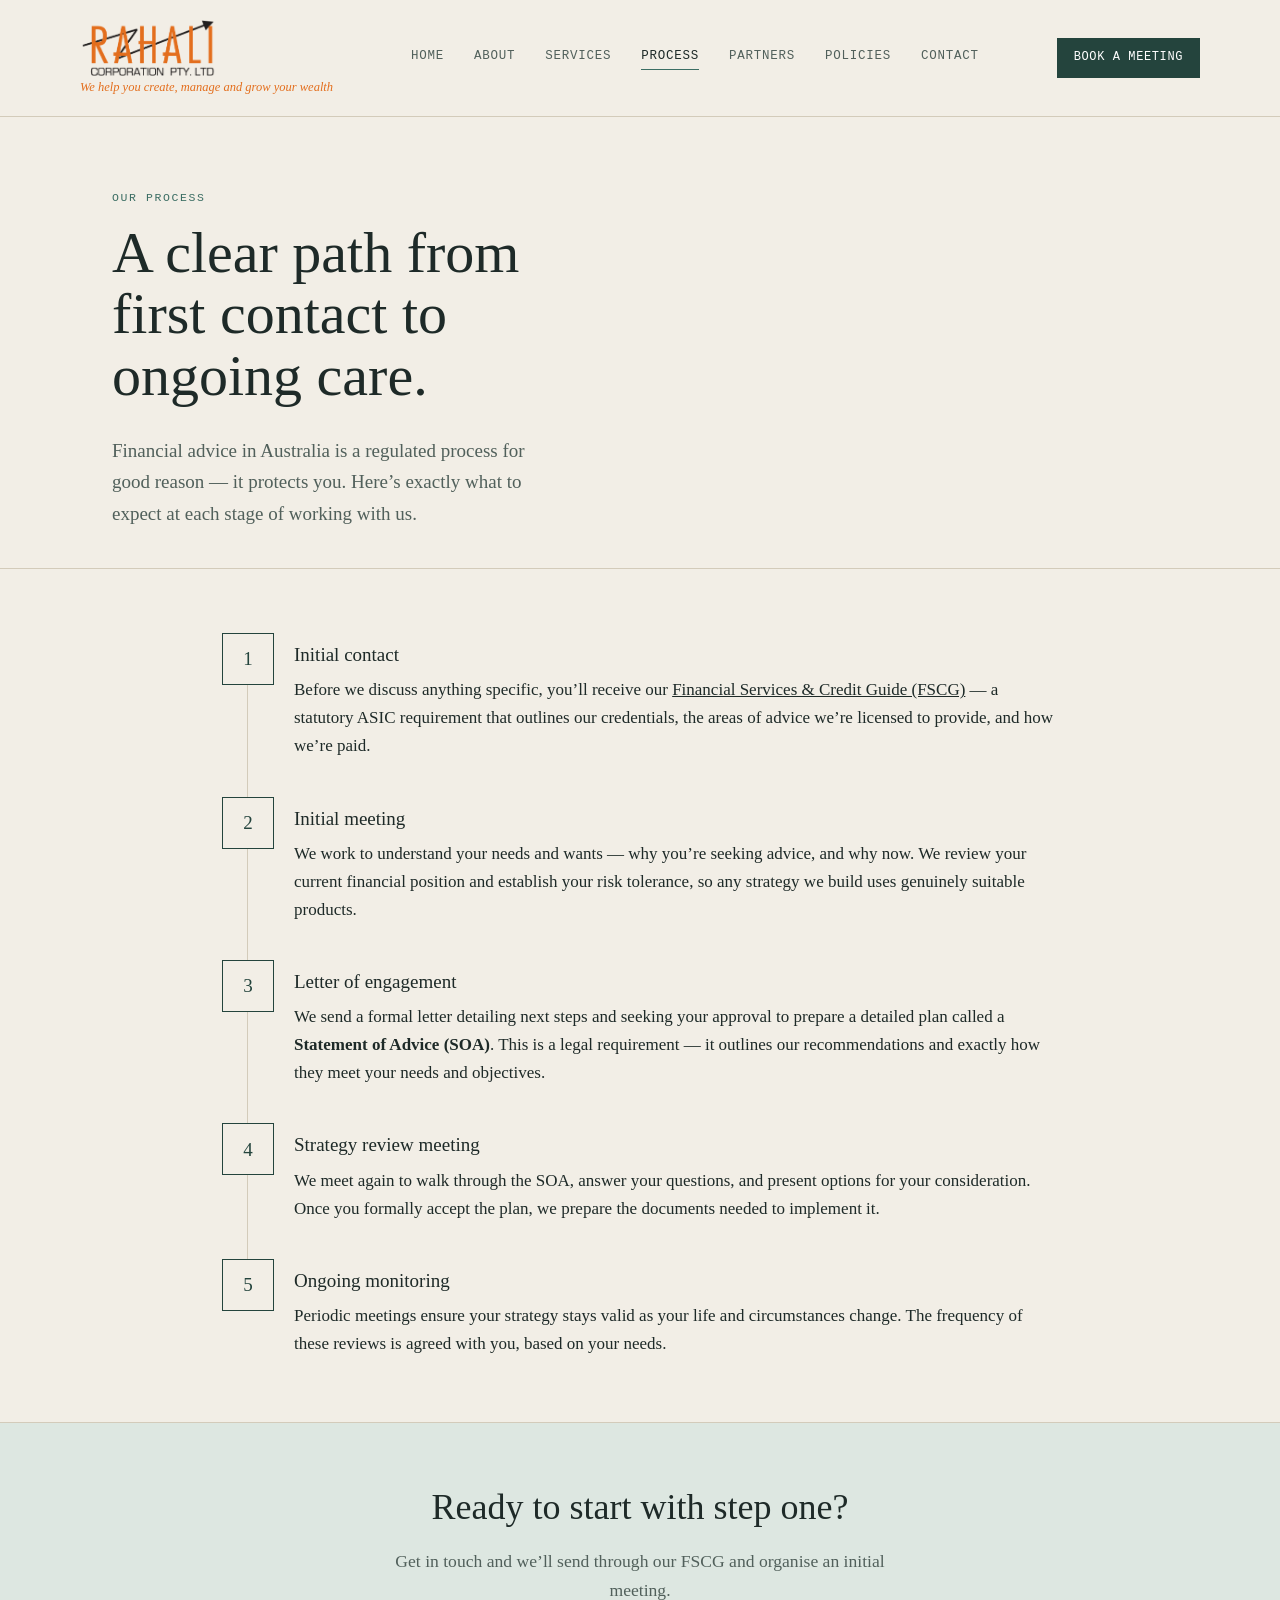
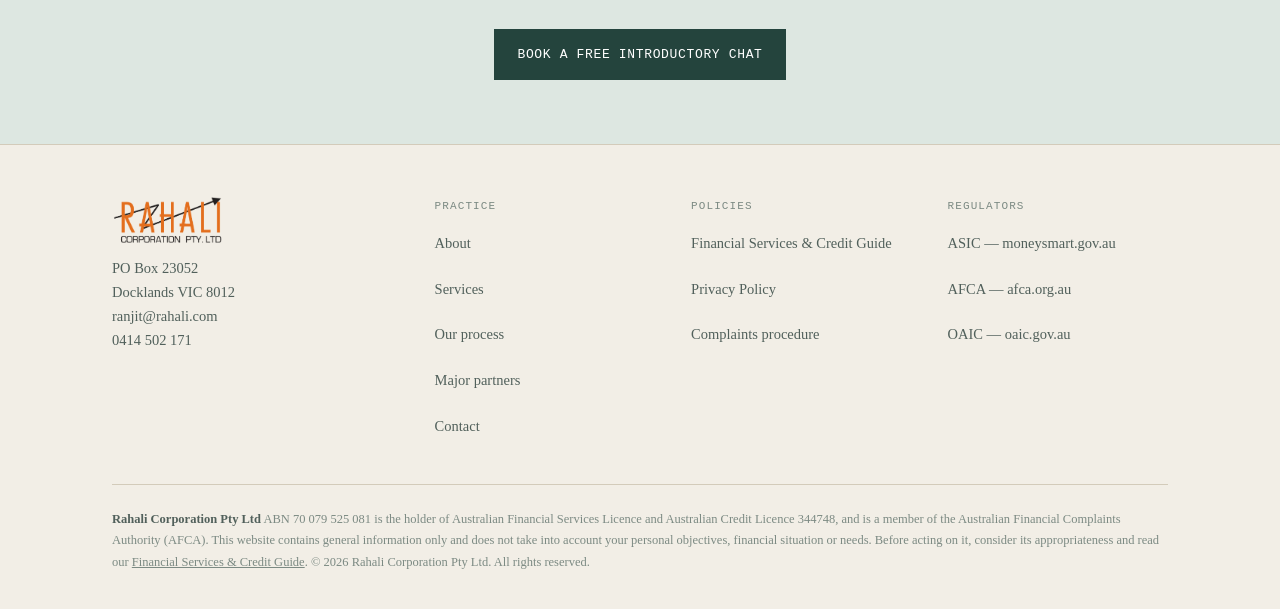
<file: process.html>
<!DOCTYPE html>
<html lang="en-AU">
<head>
<meta charset="UTF-8">
<meta name="viewport" content="width=device-width, initial-scale=1.0">
<meta http-equiv="Content-Security-Policy" content="default-src 'self'; script-src 'self' https://static.cloudflareinsights.com; style-src 'self' 'unsafe-inline' https://fonts.googleapis.com; font-src 'self' https://fonts.gstatic.com; img-src 'self' data:; connect-src 'self' https://cloudflareinsights.com; base-uri 'self'; form-action 'self';">
<title>Our Engagement Process | Rahali Corporation</title>
<meta name="description" content="The five-step process Rahali Corporation follows with every client, from the Financial Services Guide through to ongoing monitoring of your plan.">
<link rel="canonical" href="https://rahali.com/process.html">

<meta property="og:type" content="website">
<meta property="og:site_name" content="Rahali Corporation">
<meta property="og:locale" content="en_AU">
<meta property="og:title" content="Our Engagement Process | Rahali Corporation">
<meta property="og:description" content="The five-step process Rahali Corporation follows with every client, from the Financial Services Guide through to ongoing monitoring of your plan.">
<meta property="og:url" content="https://rahali.com/process.html">
<meta property="og:image" content="https://rahali.com/assets/img/social-share.jpg">

<meta name="twitter:card" content="summary_large_image">
<meta name="twitter:title" content="Our Engagement Process | Rahali Corporation">
<meta name="twitter:description" content="The five-step process Rahali Corporation follows with every client, from the Financial Services Guide through to ongoing monitoring of your plan.">
<meta name="twitter:image" content="https://rahali.com/assets/img/social-share.jpg">

<link rel="icon" href="assets/img/favicon.png" type="image/png">
<link rel="preconnect" href="https://fonts.googleapis.com">
<link rel="preconnect" href="https://fonts.gstatic.com" crossorigin>
<link rel="stylesheet" href="https://fonts.googleapis.com/css2?family=Fraunces:opsz,wght@9..144,400;9..144,500;9..144,600&family=Source+Serif+4:ital,wght@0,400;0,500;0,600;1,400&family=IBM+Plex+Mono:wght@400;500&display=swap">
<link rel="stylesheet" href="assets/css/style.css">
</head>
<body>
<a class="skip-link" href="#main">Skip to content</a>
<div class="topbar">
  <div class="wrap topbar-inner">
    <a class="logo" href="index.html">
      <img src="assets/img/logo.png" alt="Rahali Corporation Pty Ltd" class="logo-img">
      <span class="logo-tagline">We help you create, manage and grow your wealth</span>
    </a>
    <nav class="site-nav" aria-label="Primary">
      <a href="index.html">Home</a>
      <a href="about.html">About</a>
      <a href="services.html">Services</a>
      <a href="process.html">Process</a>
      <a href="partners.html">Partners</a>
      <a href="policies.html">Policies</a>
      <a href="contact.html">Contact</a>
    </nav>
    <div class="topbar-cta">
      <a class="btn-primary btn-sm" href="contact.html">Book a meeting</a>
      <button class="nav-toggle" aria-label="Toggle menu" aria-expanded="false">
        <span></span><span></span><span></span>
      </button>
    </div>
  </div>
</div>

<main id="main">

<section class="hero" style="padding-bottom:20px;">
  <div class="wrap">
    <span class="eyebrow">Our Process</span>
    <h1>A clear path from first contact to ongoing care.</h1>
    <p class="hero-sub">Financial advice in Australia is a regulated process for good reason &mdash; it protects you. Here&rsquo;s exactly what to expect at each stage of working with us.</p>
  </div>
</section>

<section class="section">
  <div class="wrap" style="max-width:900px;">
    <div class="steps">

      <div class="step">
        <div class="step-num" aria-hidden="true"></div>
        <div class="step-body">
          <h3>Initial contact</h3>
          <p>Before we discuss anything specific, you&rsquo;ll receive our <a href="fscg.html">Financial Services &amp; Credit Guide (FSCG)</a> &mdash; a statutory ASIC requirement that outlines our credentials, the areas of advice we&rsquo;re licensed to provide, and how we&rsquo;re paid.</p>
        </div>
      </div>

      <div class="step">
        <div class="step-num" aria-hidden="true"></div>
        <div class="step-body">
          <h3>Initial meeting</h3>
          <p>We work to understand your needs and wants &mdash; why you&rsquo;re seeking advice, and why now. We review your current financial position and establish your risk tolerance, so any strategy we build uses genuinely suitable products.</p>
        </div>
      </div>

      <div class="step">
        <div class="step-num" aria-hidden="true"></div>
        <div class="step-body">
          <h3>Letter of engagement</h3>
          <p>We send a formal letter detailing next steps and seeking your approval to prepare a detailed plan called a <strong>Statement of Advice (SOA)</strong>. This is a legal requirement &mdash; it outlines our recommendations and exactly how they meet your needs and objectives.</p>
        </div>
      </div>

      <div class="step">
        <div class="step-num" aria-hidden="true"></div>
        <div class="step-body">
          <h3>Strategy review meeting</h3>
          <p>We meet again to walk through the SOA, answer your questions, and present options for your consideration. Once you formally accept the plan, we prepare the documents needed to implement it.</p>
        </div>
      </div>

      <div class="step">
        <div class="step-num" aria-hidden="true"></div>
        <div class="step-body">
          <h3>Ongoing monitoring</h3>
          <p>Periodic meetings ensure your strategy stays valid as your life and circumstances change. The frequency of these reviews is agreed with you, based on your needs.</p>
        </div>
      </div>

    </div>
  </div>
</section>

<section class="section section--tint text-center">
  <div class="wrap">
    <h2>Ready to start with step one?</h2>
    <p class="lead" style="margin:0 auto 24px;">Get in touch and we&rsquo;ll send through our FSCG and organise an initial meeting.</p>
    <a class="btn-primary" href="contact.html">Book a Free Introductory Chat</a>
  </div>
</section>

</main>
<footer class="site-footer">
  <div class="wrap">
    <div class="footer-grid">
      <div>
        <img src="assets/img/logo.png" alt="Rahali Corporation Pty Ltd" class="logo-img logo-img--footer">
        <p style="color:var(--ink-soft);font-size:14.5px;margin-top:14px;max-width:32ch;">PO Box 23052<br>Docklands VIC 8012<br><a href="mailto:ranjit@rahali.com">ranjit@rahali.com</a><br><a href="tel:+61414502171">0414 502 171</a></p>
      </div>
      <div>
        <h4>Practice</h4>
        <ul>
          <li><a href="about.html">About</a></li>
          <li><a href="services.html">Services</a></li>
          <li><a href="process.html">Our process</a></li>
          <li><a href="partners.html">Major partners</a></li>
          <li><a href="contact.html">Contact</a></li>
        </ul>
      </div>
      <div>
        <h4>Policies</h4>
        <ul>
          <li><a href="fscg.html">Financial Services &amp; Credit Guide</a></li>
          <li><a href="privacy.html">Privacy Policy</a></li>
          <li><a href="complaints.html">Complaints procedure</a></li>
        </ul>
      </div>
      <div>
        <h4>Regulators</h4>
        <ul>
          <li><a href="https://moneysmart.gov.au" target="_blank" rel="noopener">ASIC — moneysmart.gov.au</a></li>
          <li><a href="https://www.afca.org.au" target="_blank" rel="noopener">AFCA — afca.org.au</a></li>
          <li><a href="https://www.oaic.gov.au" target="_blank" rel="noopener">OAIC — oaic.gov.au</a></li>
        </ul>
      </div>
    </div>
    <div class="footer-legal">
      <strong>Rahali Corporation Pty Ltd</strong> ABN 70 079 525 081 is the holder of Australian Financial Services Licence and Australian Credit Licence 344748, and is a member of the Australian Financial Complaints Authority (AFCA). This website contains general information only and does not take into account your personal objectives, financial situation or needs. Before acting on it, consider its appropriateness and read our <a href="fscg.html">Financial Services &amp; Credit Guide</a>. &copy; <span data-year>2026</span> Rahali Corporation Pty Ltd. All rights reserved.
    </div>
  </div>
</footer>

<script src="assets/js/main.js"></script>
<script type='module' src='https://static.cloudflareinsights.com/beacon.min.js' data-cf-beacon='{"token": "2263f9cdb6f141d8b6240661b75b7e3c"}'></script>
</body>
</html>
</file>
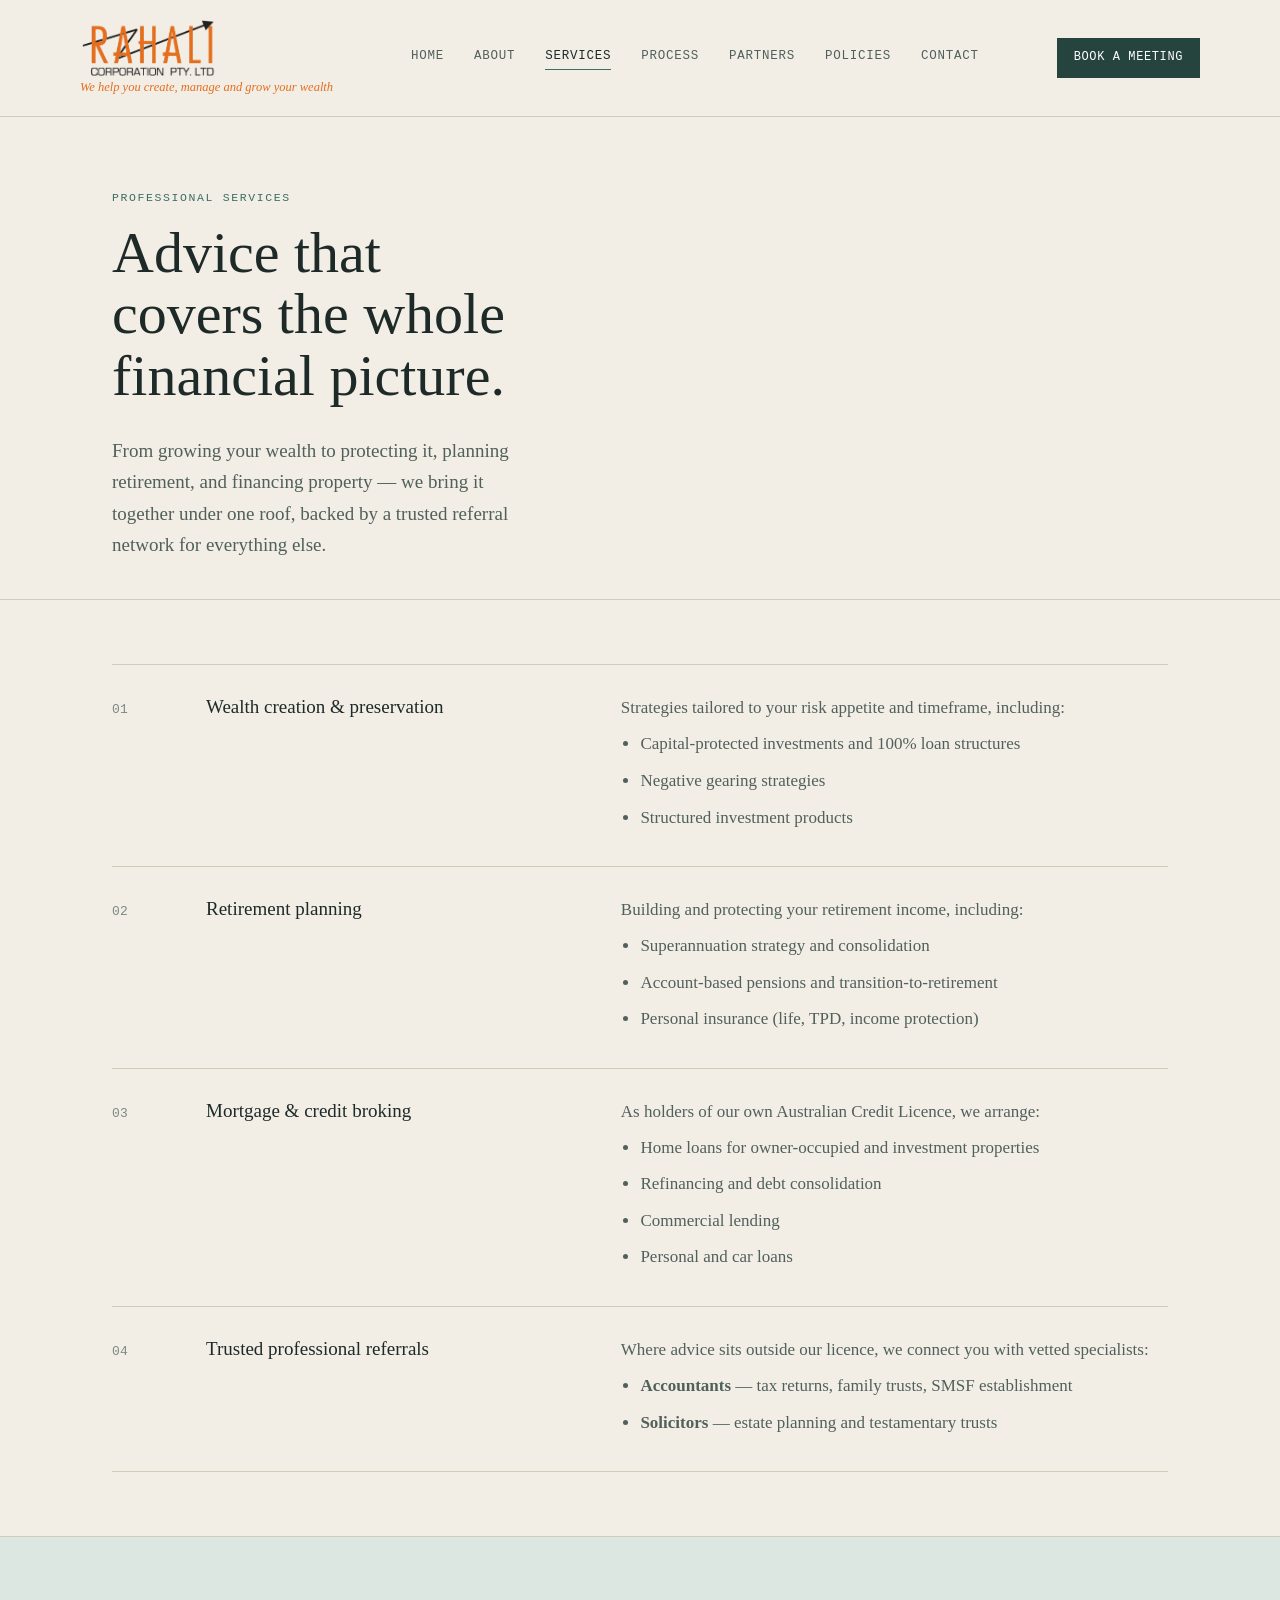
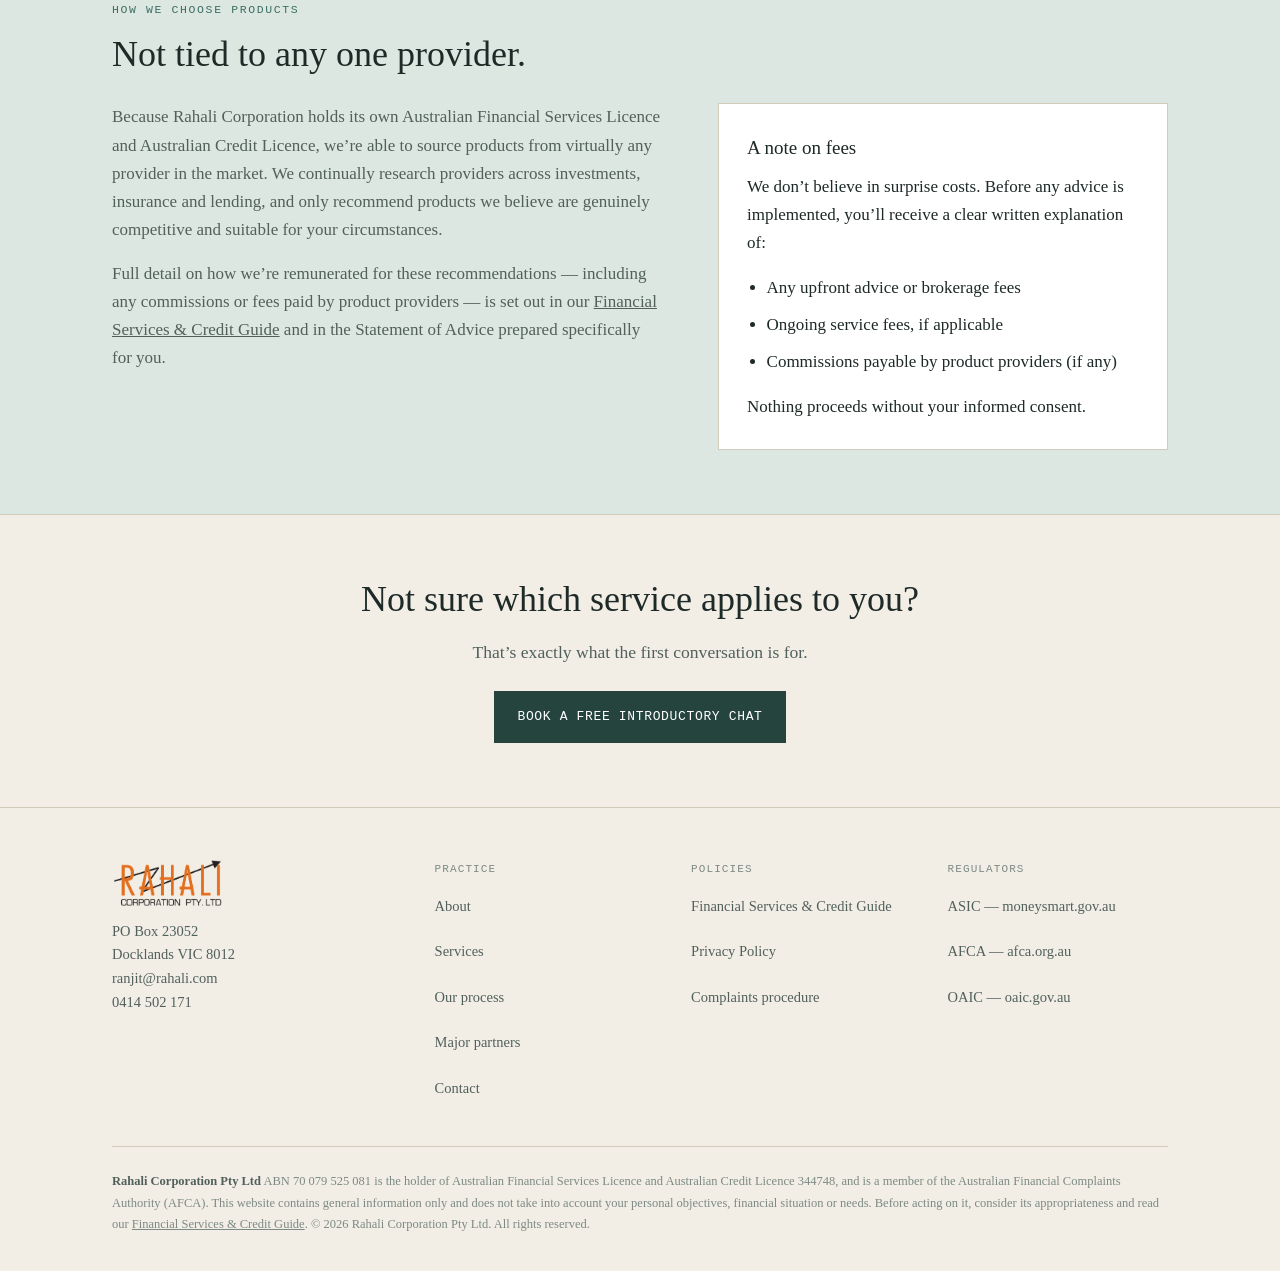
<file: services.html>
<!DOCTYPE html>
<html lang="en-AU">
<head>
<meta charset="UTF-8">
<meta name="viewport" content="width=device-width, initial-scale=1.0">
<meta http-equiv="Content-Security-Policy" content="default-src 'self'; script-src 'self' https://static.cloudflareinsights.com; style-src 'self' 'unsafe-inline' https://fonts.googleapis.com; font-src 'self' https://fonts.gstatic.com; img-src 'self' data:; connect-src 'self' https://cloudflareinsights.com; base-uri 'self'; form-action 'self';">
<title>Professional Services | Rahali Corporation</title>
<meta name="description" content="Wealth creation, retirement planning, insurance, mortgage broking and trusted referrals &mdash; the professional services offered by Rahali Corporation Pty Ltd.">
<link rel="canonical" href="https://rahali.com/services.html">

<meta property="og:type" content="website">
<meta property="og:site_name" content="Rahali Corporation">
<meta property="og:locale" content="en_AU">
<meta property="og:title" content="Professional Services | Rahali Corporation">
<meta property="og:description" content="Wealth creation, retirement planning, insurance, mortgage broking and trusted referrals &mdash; the professional services offered by Rahali Corporation Pty Ltd.">
<meta property="og:url" content="https://rahali.com/services.html">
<meta property="og:image" content="https://rahali.com/assets/img/social-share.jpg">

<meta name="twitter:card" content="summary_large_image">
<meta name="twitter:title" content="Professional Services | Rahali Corporation">
<meta name="twitter:description" content="Wealth creation, retirement planning, insurance, mortgage broking and trusted referrals &mdash; the professional services offered by Rahali Corporation Pty Ltd.">
<meta name="twitter:image" content="https://rahali.com/assets/img/social-share.jpg">

<link rel="icon" href="assets/img/favicon.png" type="image/png">
<link rel="preconnect" href="https://fonts.googleapis.com">
<link rel="preconnect" href="https://fonts.gstatic.com" crossorigin>
<link rel="stylesheet" href="https://fonts.googleapis.com/css2?family=Fraunces:opsz,wght@9..144,400;9..144,500;9..144,600&family=Source+Serif+4:ital,wght@0,400;0,500;0,600;1,400&family=IBM+Plex+Mono:wght@400;500&display=swap">
<link rel="stylesheet" href="assets/css/style.css">
</head>
<body>
<a class="skip-link" href="#main">Skip to content</a>
<div class="topbar">
  <div class="wrap topbar-inner">
    <a class="logo" href="index.html">
      <img src="assets/img/logo.png" alt="Rahali Corporation Pty Ltd" class="logo-img">
      <span class="logo-tagline">We help you create, manage and grow your wealth</span>
    </a>
    <nav class="site-nav" aria-label="Primary">
      <a href="index.html">Home</a>
      <a href="about.html">About</a>
      <a href="services.html">Services</a>
      <a href="process.html">Process</a>
      <a href="partners.html">Partners</a>
      <a href="policies.html">Policies</a>
      <a href="contact.html">Contact</a>
    </nav>
    <div class="topbar-cta">
      <a class="btn-primary btn-sm" href="contact.html">Book a meeting</a>
      <button class="nav-toggle" aria-label="Toggle menu" aria-expanded="false">
        <span></span><span></span><span></span>
      </button>
    </div>
  </div>
</div>

<main id="main">

<section class="hero" style="padding-bottom:20px;">
  <div class="wrap">
    <span class="eyebrow">Professional Services</span>
    <h1>Advice that covers the whole financial picture.</h1>
    <p class="hero-sub">From growing your wealth to protecting it, planning retirement, and financing property &mdash; we bring it together under one roof, backed by a trusted referral network for everything else.</p>
  </div>
</section>

<section class="section">
  <div class="wrap">
    <div class="services-list">
      <div class="service-row">
        <span class="num mono">01</span>
        <h3>Wealth creation &amp; preservation</h3>
        <div>
          <p>Strategies tailored to your risk appetite and timeframe, including:</p>
          <ul><li>Capital-protected investments and 100% loan structures</li><li>Negative gearing strategies</li><li>Structured investment products</li></ul>
        </div>
      </div>
      <div class="service-row">
        <span class="num mono">02</span>
        <h3>Retirement planning</h3>
        <div>
          <p>Building and protecting your retirement income, including:</p>
          <ul><li>Superannuation strategy and consolidation</li><li>Account-based pensions and transition-to-retirement</li><li>Personal insurance (life, TPD, income protection)</li></ul>
        </div>
      </div>
      <div class="service-row">
        <span class="num mono">03</span>
        <h3>Mortgage &amp; credit broking</h3>
        <div>
          <p>As holders of our own Australian Credit Licence, we arrange:</p>
          <ul><li>Home loans for owner-occupied and investment properties</li><li>Refinancing and debt consolidation</li><li>Commercial lending</li><li>Personal and car loans</li></ul>
        </div>
      </div>
      <div class="service-row">
        <span class="num mono">04</span>
        <h3>Trusted professional referrals</h3>
        <div>
          <p>Where advice sits outside our licence, we connect you with vetted specialists:</p>
          <ul><li><strong>Accountants</strong> &mdash; tax returns, family trusts, SMSF establishment</li><li><strong>Solicitors</strong> &mdash; estate planning and testamentary trusts</li></ul>
        </div>
      </div>
    </div>
  </div>
</section>

<section class="section section--tint">
  <div class="wrap">
    <span class="eyebrow">How we choose products</span>
    <h2>Not tied to any one provider.</h2>
    <div class="about-grid" style="margin-top:28px; grid-template-columns:1.1fr .9fr;">
      <div class="about-copy">
        <p>Because Rahali Corporation holds its own Australian Financial Services Licence and Australian Credit Licence, we&rsquo;re able to source products from virtually any provider in the market. We continually research providers across investments, insurance and lending, and only recommend products we believe are genuinely competitive and suitable for your circumstances.</p>
        <p class="mb-0">Full detail on how we&rsquo;re remunerated for these recommendations &mdash; including any commissions or fees paid by product providers &mdash; is set out in our <a href="fscg.html">Financial Services &amp; Credit Guide</a> and in the Statement of Advice prepared specifically for you.</p>
      </div>
      <div class="panel">
        <h3>A note on fees</h3>
        <p>We don&rsquo;t believe in surprise costs. Before any advice is implemented, you&rsquo;ll receive a clear written explanation of:</p>
        <ul>
          <li>Any upfront advice or brokerage fees</li>
          <li>Ongoing service fees, if applicable</li>
          <li>Commissions payable by product providers (if any)</li>
        </ul>
        <p class="mb-0">Nothing proceeds without your informed consent.</p>
      </div>
    </div>
  </div>
</section>

<section class="section text-center">
  <div class="wrap">
    <h2>Not sure which service applies to you?</h2>
    <p class="lead" style="margin:0 auto 24px;">That&rsquo;s exactly what the first conversation is for.</p>
    <a class="btn-primary" href="contact.html">Book a Free Introductory Chat</a>
  </div>
</section>

</main>
<footer class="site-footer">
  <div class="wrap">
    <div class="footer-grid">
      <div>
        <img src="assets/img/logo.png" alt="Rahali Corporation Pty Ltd" class="logo-img logo-img--footer">
        <p style="color:var(--ink-soft);font-size:14.5px;margin-top:14px;max-width:32ch;">PO Box 23052<br>Docklands VIC 8012<br><a href="mailto:ranjit@rahali.com">ranjit@rahali.com</a><br><a href="tel:+61414502171">0414 502 171</a></p>
      </div>
      <div>
        <h4>Practice</h4>
        <ul>
          <li><a href="about.html">About</a></li>
          <li><a href="services.html">Services</a></li>
          <li><a href="process.html">Our process</a></li>
          <li><a href="partners.html">Major partners</a></li>
          <li><a href="contact.html">Contact</a></li>
        </ul>
      </div>
      <div>
        <h4>Policies</h4>
        <ul>
          <li><a href="fscg.html">Financial Services &amp; Credit Guide</a></li>
          <li><a href="privacy.html">Privacy Policy</a></li>
          <li><a href="complaints.html">Complaints procedure</a></li>
        </ul>
      </div>
      <div>
        <h4>Regulators</h4>
        <ul>
          <li><a href="https://moneysmart.gov.au" target="_blank" rel="noopener">ASIC — moneysmart.gov.au</a></li>
          <li><a href="https://www.afca.org.au" target="_blank" rel="noopener">AFCA — afca.org.au</a></li>
          <li><a href="https://www.oaic.gov.au" target="_blank" rel="noopener">OAIC — oaic.gov.au</a></li>
        </ul>
      </div>
    </div>
    <div class="footer-legal">
      <strong>Rahali Corporation Pty Ltd</strong> ABN 70 079 525 081 is the holder of Australian Financial Services Licence and Australian Credit Licence 344748, and is a member of the Australian Financial Complaints Authority (AFCA). This website contains general information only and does not take into account your personal objectives, financial situation or needs. Before acting on it, consider its appropriateness and read our <a href="fscg.html">Financial Services &amp; Credit Guide</a>. &copy; <span data-year>2026</span> Rahali Corporation Pty Ltd. All rights reserved.
    </div>
  </div>
</footer>

<script src="assets/js/main.js"></script>
<script type='module' src='https://static.cloudflareinsights.com/beacon.min.js' data-cf-beacon='{"token": "2263f9cdb6f141d8b6240661b75b7e3c"}'></script>
</body>
</html>
</file>
<file: assets/css/style.css>
/* =========================================================
   Rahali Corporation Pty Ltd — Site Stylesheet
   "Long Horizon" design system: editorial serif + mono labels,
   sage/cream palette, sharp corners, no shadows.
   ========================================================= */

:root{
  --bg:#F2EEE6;
  --surface:#FFFFFF;
  --surface-soft:#EAE4D6;
  --ink:#1E2A28;
  --ink-soft:#51605B;
  --ink-faint:#7C8A83;
  --accent:#3C6E64;
  --accent-deep:#24443D;
  --accent-tint:#DDE7E1;
  --line:#D3CBBA;
  --line-strong:#B9AF98;
  --danger:#8C4A3A;
}
@media (prefers-color-scheme: dark){
  :root:not([data-theme="light"]){
    --bg:#141C1A; --surface:#1B2523; --surface-soft:#22302C;
    --ink:#EDEAE0; --ink-soft:#B7C0BA; --ink-faint:#84928C;
    --accent:#6FAE9D; --accent-deep:#9CCABB; --accent-tint:#25352F;
    --line:#33413C; --line-strong:#425048; --danger:#D19684;
  }
}
:root[data-theme="dark"]{
  --bg:#141C1A; --surface:#1B2523; --surface-soft:#22302C;
  --ink:#EDEAE0; --ink-soft:#B7C0BA; --ink-faint:#84928C;
  --accent:#6FAE9D; --accent-deep:#9CCABB; --accent-tint:#25352F;
  --line:#33413C; --line-strong:#425048; --danger:#D19684;
}

*, *::before, *::after{ box-sizing:border-box; }
html{ -webkit-font-smoothing:antialiased; scroll-behavior:smooth; overflow-x:hidden; }
body{
  margin:0;
  background:var(--bg);
  color:var(--ink);
  font-family:"Source Serif 4", Georgia, "Times New Roman", serif;
  font-size:17px;
  line-height:1.65;
  overflow-x:hidden;
}
a{ color:inherit; }
h1,h2,h3,h4{
  font-family:"Fraunces","Iowan Old Style",Georgia,serif;
  font-weight:500;
  text-wrap:balance;
  margin:0 0 0.5em;
  color:var(--ink);
}
h1{ font-size:clamp(34px,5vw,58px); line-height:1.06; }
h2{ font-size:clamp(26px,3.4vw,36px); line-height:1.15; }
h3{ font-size:19px; font-weight:500; }
p{ margin:0 0 1em; color:var(--ink); }
ul{ padding-left:1.15em; }
li{ margin-bottom:0.5em; }
img,svg{ max-width:100%; display:block; }
em{ font-style:italic; color:var(--accent-deep); }

.mono{ font-family:"IBM Plex Mono",ui-monospace,SFMono-Regular,monospace; letter-spacing:.02em; }

.wrap{ max-width:1120px; margin:0 auto; padding:0 32px; }
@media (max-width:640px){ .wrap{ padding:0 20px; } }

.eyebrow{
  font-family:"IBM Plex Mono",monospace; font-size:11.5px; letter-spacing:.14em;
  text-transform:uppercase; color:var(--accent); margin-bottom:14px; display:block;
}
.lead{ color:var(--ink-soft); font-size:1.1rem; max-width:56ch; }

/* ---- Buttons & links ---- */
.btn-primary{
  font-family:"IBM Plex Mono",monospace; font-size:13px; letter-spacing:.05em; text-transform:uppercase;
  text-decoration:none; color:var(--surface); background:var(--accent-deep);
  padding:14px 22px; display:inline-block; border:1px solid var(--accent-deep); cursor:pointer;
}
.btn-primary:hover{ background:var(--accent); border-color:var(--accent); }
.btn-ghost{
  font-family:"IBM Plex Mono",monospace; font-size:13px; letter-spacing:.05em; text-transform:uppercase;
  text-decoration:none; color:var(--ink); border-bottom:1px solid var(--line-strong);
  padding:14px 2px; display:inline-block; background:none; border-top:none; border-left:none; border-right:none; cursor:pointer;
}
.btn-ghost:hover{ color:var(--accent-deep); border-color:var(--accent-deep); }
.btn-sm{
  font-family:"IBM Plex Mono",monospace; font-size:12px; letter-spacing:.05em; text-transform:uppercase;
  text-decoration:none; padding:9px 16px; display:inline-block; cursor:pointer;
}
.btn-outline-sm{ color:var(--ink); border:1px solid var(--line-strong); background:none; }
.btn-outline-sm:hover{ border-color:var(--accent-deep); color:var(--accent-deep); }
.hero-actions{ display:flex; gap:16px; margin-top:30px; flex-wrap:wrap; align-items:center; }

/* ---- Topbar ---- */
.topbar{ border-bottom:1px solid var(--line); background:var(--bg); position:sticky; top:0; z-index:100; }
.topbar-inner{ display:flex; align-items:center; justify-content:space-between; padding:20px 0; gap:20px; }
.logo{ display:flex; flex-direction:column; align-items:flex-start; gap:4px; text-decoration:none; flex-shrink:0; min-width:0; }
.logo-img{ height:56px; width:auto; display:block; flex-shrink:0; }
.logo-img--footer{ height:46px; margin-bottom:14px; }
.logo-tagline{
  font-family:"Source Serif 4", Georgia, serif; font-style:italic; font-size:12.5px;
  color:#E36E1D; line-height:1.25; white-space:nowrap;
}
@media (max-width:640px){ .logo-tagline{ display:none; } }
nav.site-nav{ display:flex; gap:30px; }
nav.site-nav a{
  font-family:"IBM Plex Mono",monospace; font-size:12.5px; letter-spacing:.06em; text-transform:uppercase;
  text-decoration:none; color:var(--ink-soft); padding-bottom:3px; border-bottom:1px solid transparent;
}
nav.site-nav a:hover, nav.site-nav a.active{ color:var(--ink); border-color:var(--accent); }
.topbar-cta{ display:flex; align-items:center; gap:14px; flex-shrink:0; }
.nav-toggle{ display:none; background:none; border:1px solid var(--line-strong); padding:8px 10px; cursor:pointer; }
.nav-toggle span{ display:block; width:20px; height:2px; margin:4px 0; background:var(--ink); }

@media (max-width:900px){
  nav.site-nav{
    display:none; position:absolute; top:100%; left:0; right:0;
    flex-direction:column; gap:0; background:var(--surface); border-bottom:1px solid var(--line);
  }
  nav.site-nav.open{ display:flex; }
  nav.site-nav a{ padding:16px 20px; border-bottom:1px solid var(--line); }
  nav.site-nav a:last-child{ border-bottom:none; }
  .topbar-cta .btn-outline-sm{ display:none; }
  .nav-toggle{ display:block; }
}
@media (max-width:480px){
  .topbar-cta .btn-primary.btn-sm{ padding:9px 12px; font-size:11px; }
}

/* ---- Hero ---- */
.hero{ padding:72px 0 56px; position:relative; overflow:hidden; }
.credential-line{
  display:flex; gap:10px; align-items:center; flex-wrap:wrap;
  font-family:"IBM Plex Mono",monospace; font-size:11.5px; letter-spacing:.1em; text-transform:uppercase;
  color:var(--ink-faint); margin-bottom:30px;
}
.credential-line .dot{ width:5px; height:5px; border-radius:50%; background:var(--accent); flex-shrink:0; }
.hero-grid{ display:grid; grid-template-columns:1.15fr .85fr; gap:56px; align-items:end; }
@media (max-width:860px){ .hero-grid{ grid-template-columns:1fr; } }
.hero h1{ max-width:15ch; }
.hero-sub{ margin-top:20px; color:var(--ink-soft); font-size:19px; max-width:46ch; }
.hero-figure{ border:1px solid var(--line); background:var(--surface); padding:26px; }
.hero-figure .fig-label{
  font-family:"IBM Plex Mono",monospace; font-size:10.5px; letter-spacing:.12em; text-transform:uppercase;
  color:var(--ink-faint); display:flex; justify-content:space-between; margin-bottom:16px;
}
canvas#horizon{ display:block; width:100%; height:170px; }
.fig-stats{ display:grid; grid-template-columns:repeat(3,1fr); gap:16px; margin-top:18px; border-top:1px solid var(--line); padding-top:18px; }
.fig-stats div span{ display:block; }
.stat-n{ font-family:"Fraunces",serif; font-size:24px; color:var(--accent-deep); }
.stat-l{ font-family:"IBM Plex Mono",monospace; font-size:10px; letter-spacing:.05em; text-transform:uppercase; color:var(--ink-faint); margin-top:2px; }

/* ---- Section shell ---- */
.section{ padding:64px 0; border-top:1px solid var(--line); }
.section:first-of-type{ border-top:none; }
.section--tight{ padding:44px 0; }
.section--tint{ background:var(--accent-tint); }
.section-head{ display:grid; grid-template-columns:1fr 1.3fr; gap:40px; margin-bottom:40px; }
@media (max-width:760px){ .section-head{ grid-template-columns:1fr; gap:14px; } }
.section-head h2{ max-width:14ch; }
.section-head p{ color:var(--ink-soft); margin:0; max-width:52ch; }

/* ---- About / pull quote ---- */
.about-grid{ display:grid; grid-template-columns:.9fr 1.1fr; gap:56px; }
@media (max-width:820px){ .about-grid{ grid-template-columns:1fr; } }
blockquote{
  margin:0; font-family:"Fraunces",serif; font-style:italic; font-weight:400; font-size:24px; line-height:1.42;
  color:var(--ink); border-left:2px solid var(--accent); padding-left:22px;
}
blockquote cite{ display:block; margin-top:14px; font-family:"IBM Plex Mono",monospace; font-style:normal; font-size:12px; letter-spacing:.04em; color:var(--ink-faint); }
.byline-photo{ width:88px; height:88px; object-fit:cover; margin-top:16px; border:1px solid var(--line); }
.about-copy p{ color:var(--ink-soft); margin:0 0 16px; }
.about-copy p:last-child{ margin-bottom:0; }

/* ---- Numbered service rows ---- */
.services-list{ border-top:1px solid var(--line); }
.service-row{ display:grid; grid-template-columns:70px 1fr 1.4fr; gap:24px; padding:26px 0; border-bottom:1px solid var(--line); align-items:baseline; }
@media (max-width:760px){ .service-row{ grid-template-columns:1fr; gap:6px; } }
.service-row .num{ font-family:"IBM Plex Mono",monospace; color:var(--ink-faint); font-size:13px; }
.service-row h3{ margin-bottom:0; }
.service-row p{ margin:0; color:var(--ink-soft); }
.service-row ul{ margin:8px 0 0; color:var(--ink-soft); }

/* ---- Process grid ---- */
.process-list{ display:grid; grid-template-columns:repeat(5,1fr); gap:1px; background:var(--line); border:1px solid var(--line); }
@media (max-width:960px){ .process-list{ grid-template-columns:repeat(3,1fr); } }
@media (max-width:620px){ .process-list{ grid-template-columns:1fr 1fr; } }
@media (max-width:420px){ .process-list{ grid-template-columns:1fr; } }
.process-item{ background:var(--surface); padding:26px 20px; }
.process-item .num{ font-family:"Fraunces",serif; color:var(--accent); font-size:28px; display:block; margin-bottom:12px; }
.process-item h3{ font-size:16.5px; margin-bottom:8px; }
.process-item p{ margin:0; color:var(--ink-soft); font-size:14.5px; }

/* ---- Trust strip ---- */
.trust-strip{ background:var(--accent-tint); border-top:1px solid var(--line); border-bottom:1px solid var(--line); }
.trust-grid{ display:grid; grid-template-columns:repeat(3,1fr); gap:40px; padding:52px 0; }
@media (max-width:760px){ .trust-grid{ grid-template-columns:1fr; gap:28px; } }
.trust-grid h3{ margin-bottom:8px; }
.trust-grid p{ margin:0; color:var(--ink-soft); font-size:15px; }

/* ---- Policy grid + complaint banner ---- */
.policy-grid{ display:grid; grid-template-columns:repeat(3,1fr); gap:1px; background:var(--line); border:1px solid var(--line); }
@media (max-width:760px){ .policy-grid{ grid-template-columns:1fr; } }
.policy-card{ background:var(--surface); padding:28px 26px; display:flex; flex-direction:column; gap:12px; }
.policy-card h3{ margin-bottom:0; }
.policy-card p{ margin:0; color:var(--ink-soft); font-size:14.5px; flex:1; }
.policy-card a{
  font-family:"IBM Plex Mono",monospace; font-size:12px; letter-spacing:.05em; text-transform:uppercase;
  text-decoration:none; color:var(--accent-deep); border-bottom:1px solid var(--line-strong); align-self:flex-start; padding-bottom:2px;
}
.tag{ display:inline-block; font-family:"IBM Plex Mono",monospace; font-size:10px; letter-spacing:.08em; text-transform:uppercase; color:var(--accent-deep); background:var(--accent-tint); padding:3px 8px; }
.complaint-banner{
  margin-top:1px; background:var(--accent-deep); color:var(--bg); padding:32px 30px;
  display:flex; justify-content:space-between; align-items:center; gap:24px; flex-wrap:wrap;
}
.complaint-banner h3{ color:var(--bg); margin-bottom:4px; }
.complaint-banner p{ margin:0; color:#C9D8D2; font-size:14.5px; max-width:48ch; }
.complaint-banner a{
  font-family:"IBM Plex Mono",monospace; font-size:12.5px; letter-spacing:.05em; text-transform:uppercase;
  text-decoration:none; color:var(--accent-deep); background:var(--bg); padding:12px 20px; white-space:nowrap;
}

/* ---- Generic panel / card (contact, credentials, callouts) ---- */
.panel{ background:var(--surface); border:1px solid var(--line); padding:28px; }
.panel-grid{ display:grid; gap:1px; background:var(--line); border:1px solid var(--line); }
.panel-grid-3{ grid-template-columns:repeat(3,1fr); }
.panel-grid-2{ grid-template-columns:repeat(2,1fr); }
@media (max-width:760px){ .panel-grid-3, .panel-grid-2{ grid-template-columns:1fr; } }
.panel-grid .panel{ border:none; }

/* ---- Partner logo grid ---- */
.partner-grid{ display:grid; grid-template-columns:repeat(auto-fit,minmax(180px,1fr)); gap:1px; background:var(--line); border:1px solid var(--line); margin-top:24px; }
@media (max-width:420px){ .partner-grid{ grid-template-columns:1fr; } }
.partner-card{
  background:var(--surface); padding:30px 20px; min-height:140px;
  display:flex; flex-direction:column; align-items:center; justify-content:center; gap:14px;
  text-align:center; text-decoration:none; transition:background .15s ease;
}
a.partner-card:hover{ background:var(--accent-tint); }
.partner-logo{ height:42px; max-width:150px; width:auto; object-fit:contain; }
.partner-name{ font-family:"IBM Plex Mono",monospace; font-size:11.5px; letter-spacing:.03em; color:var(--ink-soft); }
.partner-category{ margin-top:56px; }
.partner-category:first-of-type{ margin-top:0; }

/* ---- Tables ---- */
table{ width:100%; border-collapse:collapse; margin:1.2em 0; font-size:15px; }
th,td{ text-align:left; padding:12px 14px; border-bottom:1px solid var(--line); vertical-align:top; }
th{ font-family:"IBM Plex Mono",monospace; font-size:11.5px; letter-spacing:.06em; text-transform:uppercase; color:var(--ink-faint); font-weight:500; }

/* ---- Legal doc pages ---- */
.legal-layout{ display:grid; grid-template-columns:240px 1fr; gap:48px; align-items:start; }
@media (max-width:900px){ .legal-layout{ grid-template-columns:1fr; } }
.legal-toc{ position:sticky; top:90px; border-left:1px solid var(--line); padding-left:20px; font-size:13.5px; }
.legal-toc h4{ font-family:"IBM Plex Mono",monospace; font-size:10.5px; text-transform:uppercase; letter-spacing:.1em; color:var(--ink-faint); margin-bottom:12px; font-weight:500; }
.legal-toc ol{ padding-left:1.1em; margin:0; color:var(--ink-soft); }
.legal-toc a{ color:var(--ink-soft); text-decoration:none; }
.legal-toc a:hover{ color:var(--accent-deep); }
.legal-body h2{ margin-top:1.7em; scroll-margin-top:100px; }
.legal-body h3{ margin-top:1.2em; scroll-margin-top:100px; }
.legal-meta{
  display:flex; gap:24px; flex-wrap:wrap; font-family:"IBM Plex Mono",monospace; font-size:12px; letter-spacing:.02em;
  color:var(--ink-faint); border-bottom:1px solid var(--line); padding-bottom:20px; margin-bottom:30px;
}
.callout{ background:var(--accent-tint); border-left:2px solid var(--accent); padding:18px 22px; margin:1.4em 0; font-size:15.5px; }
.callout--deep{ background:var(--surface-soft); border-left-color:var(--ink-faint); }

/* ---- Steps (complaints procedure) ---- */
.steps{ counter-reset:step; }
.step{ display:grid; grid-template-columns:52px 1fr; gap:20px; position:relative; padding-bottom:36px; }
.step:last-child{ padding-bottom:0; }
.step-num{
  counter-increment:step; width:52px; height:52px; border:1px solid var(--accent-deep); color:var(--accent-deep);
  display:flex; align-items:center; justify-content:center; font-family:"Fraunces",serif; font-size:19px; position:relative; z-index:1; background:var(--bg);
}
.step-num::before{ content:counter(step); }
.step:not(:last-child)::after{ content:''; position:absolute; left:25px; top:52px; bottom:-4px; width:1px; background:var(--line); }
.step-body{ padding-top:6px; }
.step-body h3{ margin-bottom:6px; }
.step-body p:last-child{ margin-bottom:0; }

/* ---- Forms ---- */
.form-grid{ display:grid; grid-template-columns:1fr 1fr; gap:20px; }
@media (max-width:700px){ .form-grid{ grid-template-columns:1fr; } }
.field{ display:flex; flex-direction:column; gap:8px; margin-bottom:20px; }
.field.full{ grid-column:1/-1; }
label{ font-family:"IBM Plex Mono",monospace; font-weight:500; font-size:11.5px; letter-spacing:.06em; text-transform:uppercase; color:var(--ink-faint); }
input, select, textarea{
  font-family:"Source Serif 4",serif; font-size:16px;
  padding:12px 14px; border:1px solid var(--line-strong); background:var(--surface); color:var(--ink);
}
input:focus, select:focus, textarea:focus{ outline:none; border-color:var(--accent-deep); }
.required{ color:var(--danger); }
.form-note{ font-size:13.5px; color:var(--ink-faint); }

/* ---- Footer ---- */
footer.site-footer{ border-top:1px solid var(--line); padding:52px 0 36px; }
.footer-grid{ display:grid; grid-template-columns:1.3fr 1fr 1fr 1fr; gap:36px; margin-bottom:36px; }
@media (max-width:760px){ .footer-grid{ grid-template-columns:1fr 1fr; } }
@media (max-width:480px){ .footer-grid{ grid-template-columns:1fr; } }
.footer-grid h4{ font-family:"IBM Plex Mono",monospace; font-size:11px; letter-spacing:.1em; text-transform:uppercase; color:var(--ink-faint); margin-bottom:14px; font-weight:500; }
.footer-grid ul{ list-style:none; margin:0; padding:0; display:flex; flex-direction:column; gap:9px; }
.footer-grid a{ text-decoration:none; color:var(--ink-soft); font-size:14.5px; }
.footer-grid a:hover{ color:var(--accent-deep); }
.footer-legal{ padding-top:24px; border-top:1px solid var(--line); font-size:12.5px; color:var(--ink-faint); line-height:1.7; }
.footer-legal strong{ color:var(--ink-soft); }

/* ---- Utility ---- */
.text-center{ text-align:center; }
.mb-0{ margin-bottom:0; }
:focus-visible{ outline:2px solid var(--accent-deep); outline-offset:2px; }
.skip-link{ position:absolute; left:-999px; top:auto; background:var(--accent-deep); color:var(--bg); padding:10px 16px; z-index:200; font-family:"IBM Plex Mono",monospace; font-size:12px; text-decoration:none; }
.skip-link:focus{ left:16px; top:16px; }
</file>
